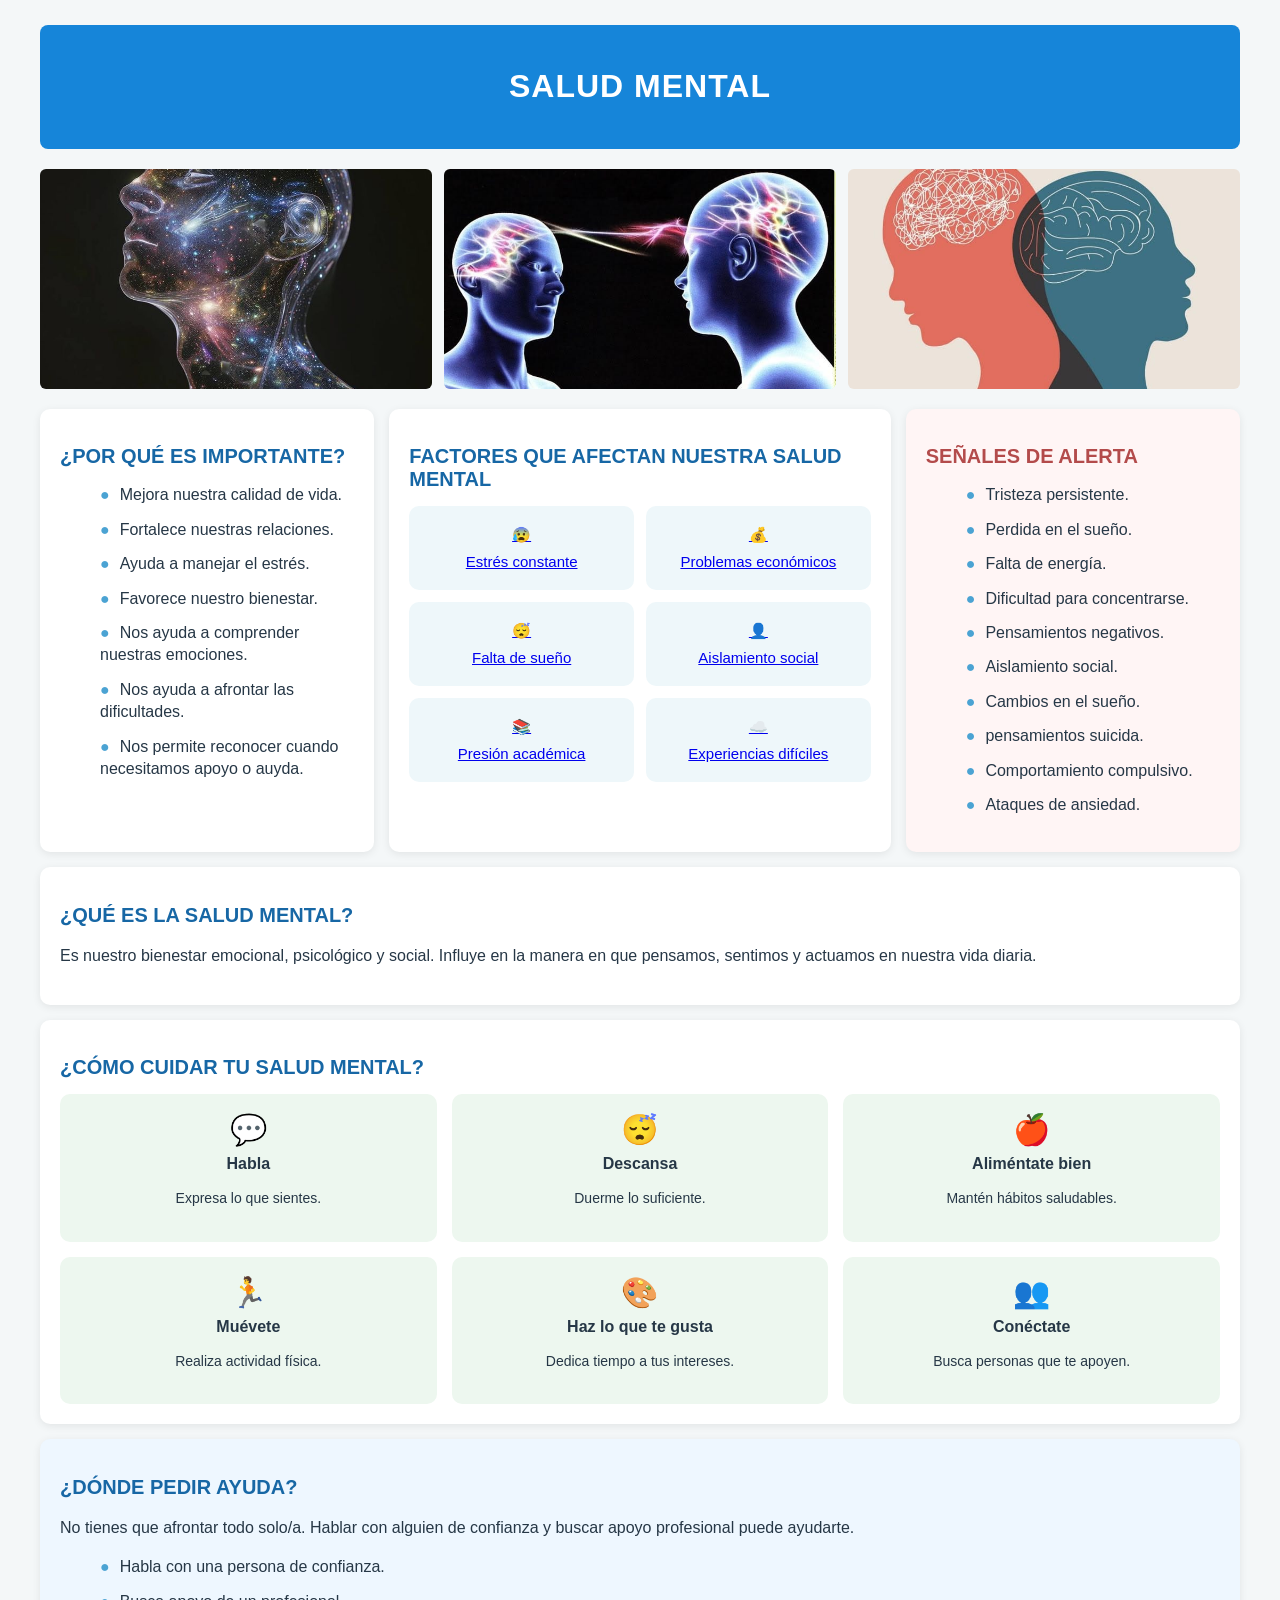
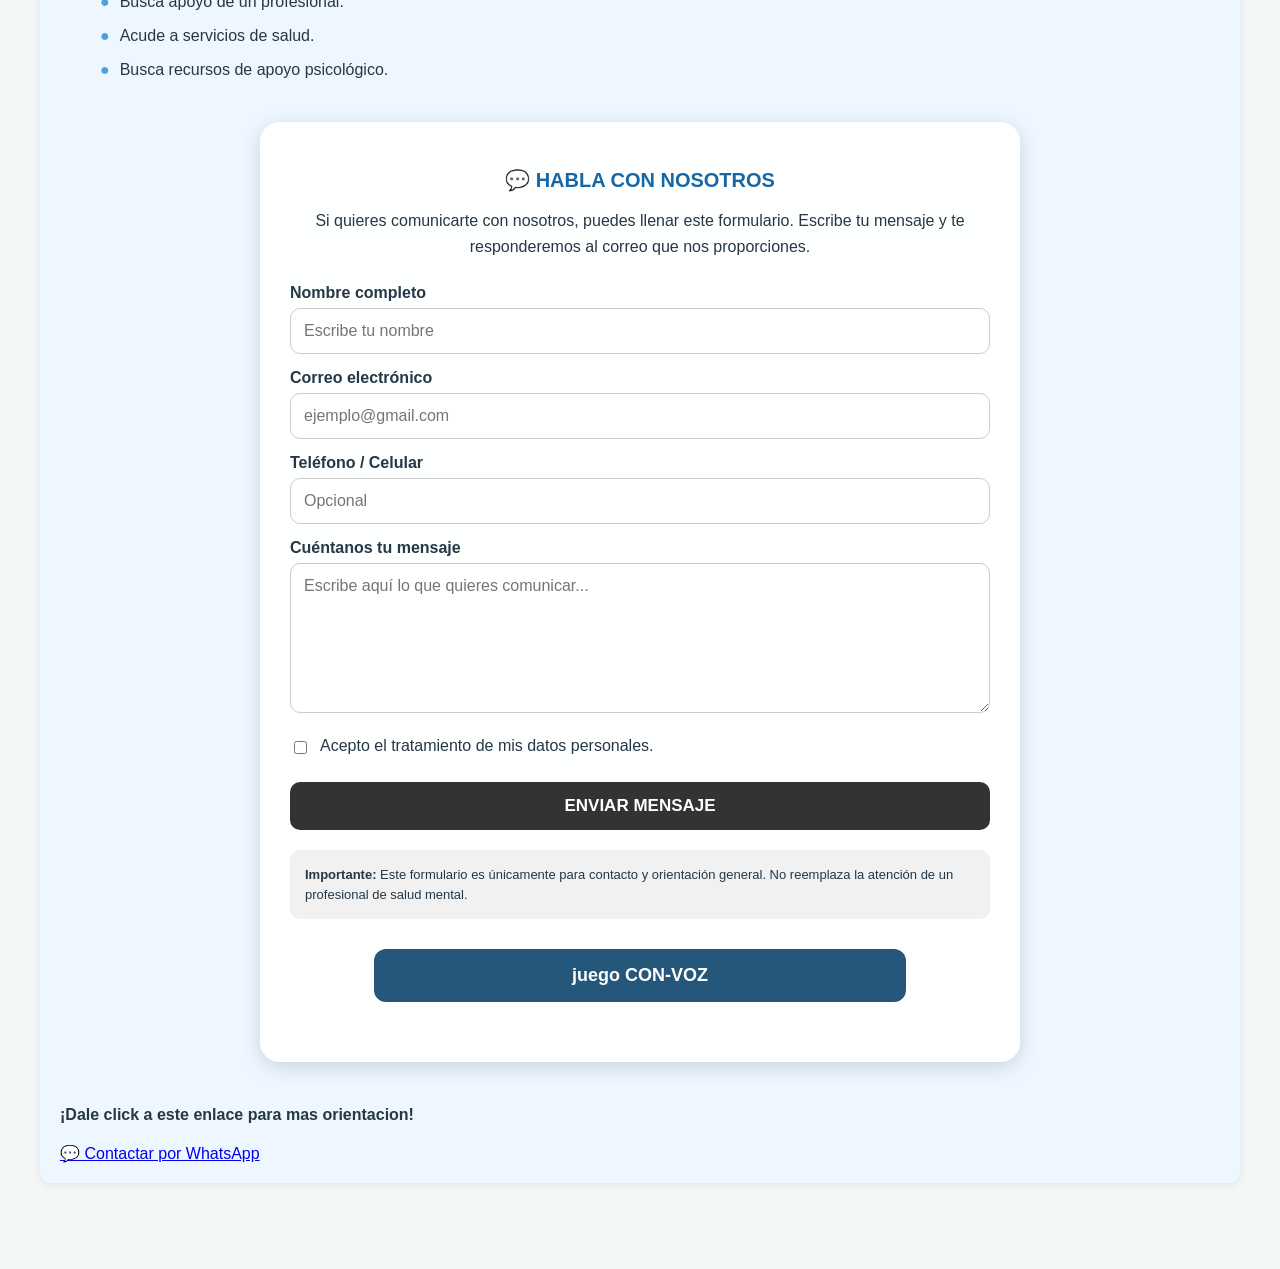
<file: index.html>
<!DOCTYPE html>

<html lang="es">

<head>

    <meta charset="UTF-8">

    <meta name="viewport" content="width=device-width, initial-scale=1.0">

    <meta name="description" content="CON-VOZ es una página web educativa sobre salud mental, bienestar emocional, estrés, sueño, presión académica y orientación.">

    <meta name="keywords" content="CON-VOZ, salud mental, bienestar emocional, estrés, salud psicológica, presión académica">

    <meta name="author" content="CON-VOZ">

    <meta name="robots" content="index, follow">

    <title>CON-VOZ — Página educativa sobre salud mental y bienestar</title>

    <link rel="stylesheet" href="index.css">

    <!-- Google tag (gtag.js) -->
    <script async src="https://www.googletagmanager.com/gtag/js?id=G-YP4YV40NYS"></script>

    <script>
      window.dataLayer = window.dataLayer || [];
      function gtag(){dataLayer.push(arguments);}
      gtag('js', new Date());

      gtag('config', 'G-YP4YV40NYS');
    </script>

</head>

<body>

<div class="contenedor">

    <header>

        <h1>SALUD MENTAL</h1>

    </header>

    <section class="imagenes">

        <img src="67296c58-a9a9-4565-bbc9-91ed424da32e.jpg" alt="Conexión cerebral">

        <img src="7710d96a-28a2-487c-a321-8562524190ad.jpg
        " alt="Salud mental">

        <img src="d73c0ba1-7463-4a94-af0d-9bdd771837f9.jpg" alt="Mente y emociones">

    </section>

    <section class="grid">

        <div class="tarjeta">

            <h2>¿POR QUÉ ES IMPORTANTE?</h2>

            <ul>

                <li>Mejora nuestra calidad de vida.</li>

                <li>Fortalece nuestras relaciones.</li>

                <li>Ayuda a manejar el estrés.</li>

                <li>Favorece nuestro bienestar.</li>
                
                <li>Nos ayuda a comprender nuestras emociones.</li>
                
                <li>Nos ayuda a afrontar las dificultades.</li>
                
                <li>Nos permite reconocer cuando necesitamos apoyo o auyda.</li>




            </ul>

        </div>

        <div class="tarjeta">

            <h2>FACTORES QUE AFECTAN NUESTRA SALUD MENTAL</h2>

            <div class="factores">

               <a href="Estrés constante.html"> <div class="factor">😰<br>Estrés constante</div></a>

               <a href="Problemas económicos.html"> <div class="factor">💰<br>Problemas económicos</div></a>

               <a href="falta de sueño.html"><div class="factor">😴<br>Falta de sueño</div></a>

                 <a href="Aislamiento social.html"><div class="factor">👤<br>Aislamiento social</div></a>

                 <a href="Presión académica.html"><div class="factor">📚<br>Presión académica</div></a>

                <a href="experiencias dificiles.html"><div class="factor">☁️<br>Experiencias difíciles</div></a>

            </div>

        </div>

        <div class="tarjeta alertas">

            <h2>SEÑALES DE ALERTA</h2>

            <ul>

                <li>Tristeza persistente.</li>

                <li>Perdida en el sueño.</li>

                <li>Falta de energía.</li>

                <li>Dificultad para concentrarse.</li>

                <li>Pensamientos negativos.</li>

                <li>Aislamiento social.</li>
                
                <li>Cambios en el sueño.</li>
                
                <li>pensamientos suicida.</li>
                
                <li>Comportamiento compulsivo.</li>
                
                <li>Ataques de ansiedad.</li>





            </ul>

        </div>

    </section>

    <section class="tarjeta">

        <h2>¿QUÉ ES LA SALUD MENTAL?</h2>

        <p>

            Es nuestro bienestar emocional, psicológico y social.

            Influye en la manera en que pensamos, sentimos y actuamos

            en nuestra vida diaria.

        </p>

    </section>

    <section class="tarjeta cuidados">

        <h2>¿CÓMO CUIDAR TU SALUD MENTAL?</h2>

        <div class="cuidados-grid">

            <div class="cuidado">

                💬

                <strong>Habla</strong>

                <p>Expresa lo que sientes.</p>

            </div>

            <div class="cuidado">

                😴

                <strong>Descansa</strong>

                <p>Duerme lo suficiente.</p>

            </div>

            <div class="cuidado">

                🍎

                <strong>Aliméntate bien</strong>

                <p>Mantén hábitos saludables.</p>

            </div>

            <div class="cuidado">

                🏃

                <strong>Muévete</strong>

                <p>Realiza actividad física.</p>

            </div>

            <div class="cuidado">

                🎨

                <strong>Haz lo que te gusta</strong>

                <p>Dedica tiempo a tus intereses.</p>

            </div>

            <div class="cuidado">

                👥

                <strong>Conéctate</strong>

                <p>Busca personas que te apoyen.</p>

            </div>

        </div>

    </section>

    <section class="tarjeta ayuda">

        <h2>¿DÓNDE PEDIR AYUDA?</h2>

        <p>

            No tienes que afrontar todo solo/a. Hablar con alguien

            de confianza y buscar apoyo profesional puede ayudarte.

        </p>

        <ul>

            <li>Habla con una persona de confianza.</li>

            <li>Busca apoyo de un profesional.</li>

            <li>Acude a servicios de salud.</li>

            <li>Busca recursos de apoyo psicológico.</li>

        </ul>
        <!-- FORMULARIO CON-VOZ -->
<section class="formulario-convoz">

    <h2>💬 HABLA CON NOSOTROS</h2>

    <p>
        Si quieres comunicarte con nosotros, puedes llenar este formulario.
        Escribe tu mensaje y te responderemos al correo que nos proporciones.
    </p>

    <form action="https://formspree.io/f/mrpgaeav" method="POST">

        <label for="nombre">Nombre completo</label>
        <input
            type="text"
            id="nombre"
            name="nombre"
            placeholder="Escribe tu nombre"
            required
        >

        <label for="email">Correo electrónico</label>
        <input
            type="email"
            id="email"
            name="email"
            placeholder="ejemplo@gmail.com"
            required
        >

        <label for="telefono">Teléfono / Celular</label>
        <input
            type="tel"
            id="telefono"
            name="telefono"
            placeholder="Opcional"
        >

        <label for="mensaje">Cuéntanos tu mensaje</label>
        <textarea
            id="mensaje"
            name="mensaje"
            placeholder="Escribe aquí lo que quieres comunicar..."
            required
        ></textarea>

        <div class="aceptacion">
            <input
                type="checkbox"
                id="datos"
                name="acepta_datos"
                value="Sí"
                required
            >

            <label for="datos">
                Acepto el tratamiento de mis datos personales.
            </label>
        </div>

        <button type="submit">ENVIAR MENSAJE</button>

    </form>

    <div class="aviso-formulario">
        <strong>Importante:</strong>
        Este formulario es únicamente para contacto y orientación general.
        No reemplaza la atención de un profesional de salud mental.
    </div>
    <a href="juego.html" class="boton-encuesta">
    juego CON-VOZ
</a>
</section>
        <strong><p>¡Dale click a este enlace para mas orientacion!</p></strong>
<a 
    href="https://wa.me/573107244516?text=Hola%2C%20necesito%20orientaci%C3%B3n%20sobre%20salud%20mental."
    target="_blank"
    class="boton-whatsapp">
    💬 Contactar por WhatsApp
</a>
    </section>

    <footer>

    

    </footer>

</div>

</body>
</file>
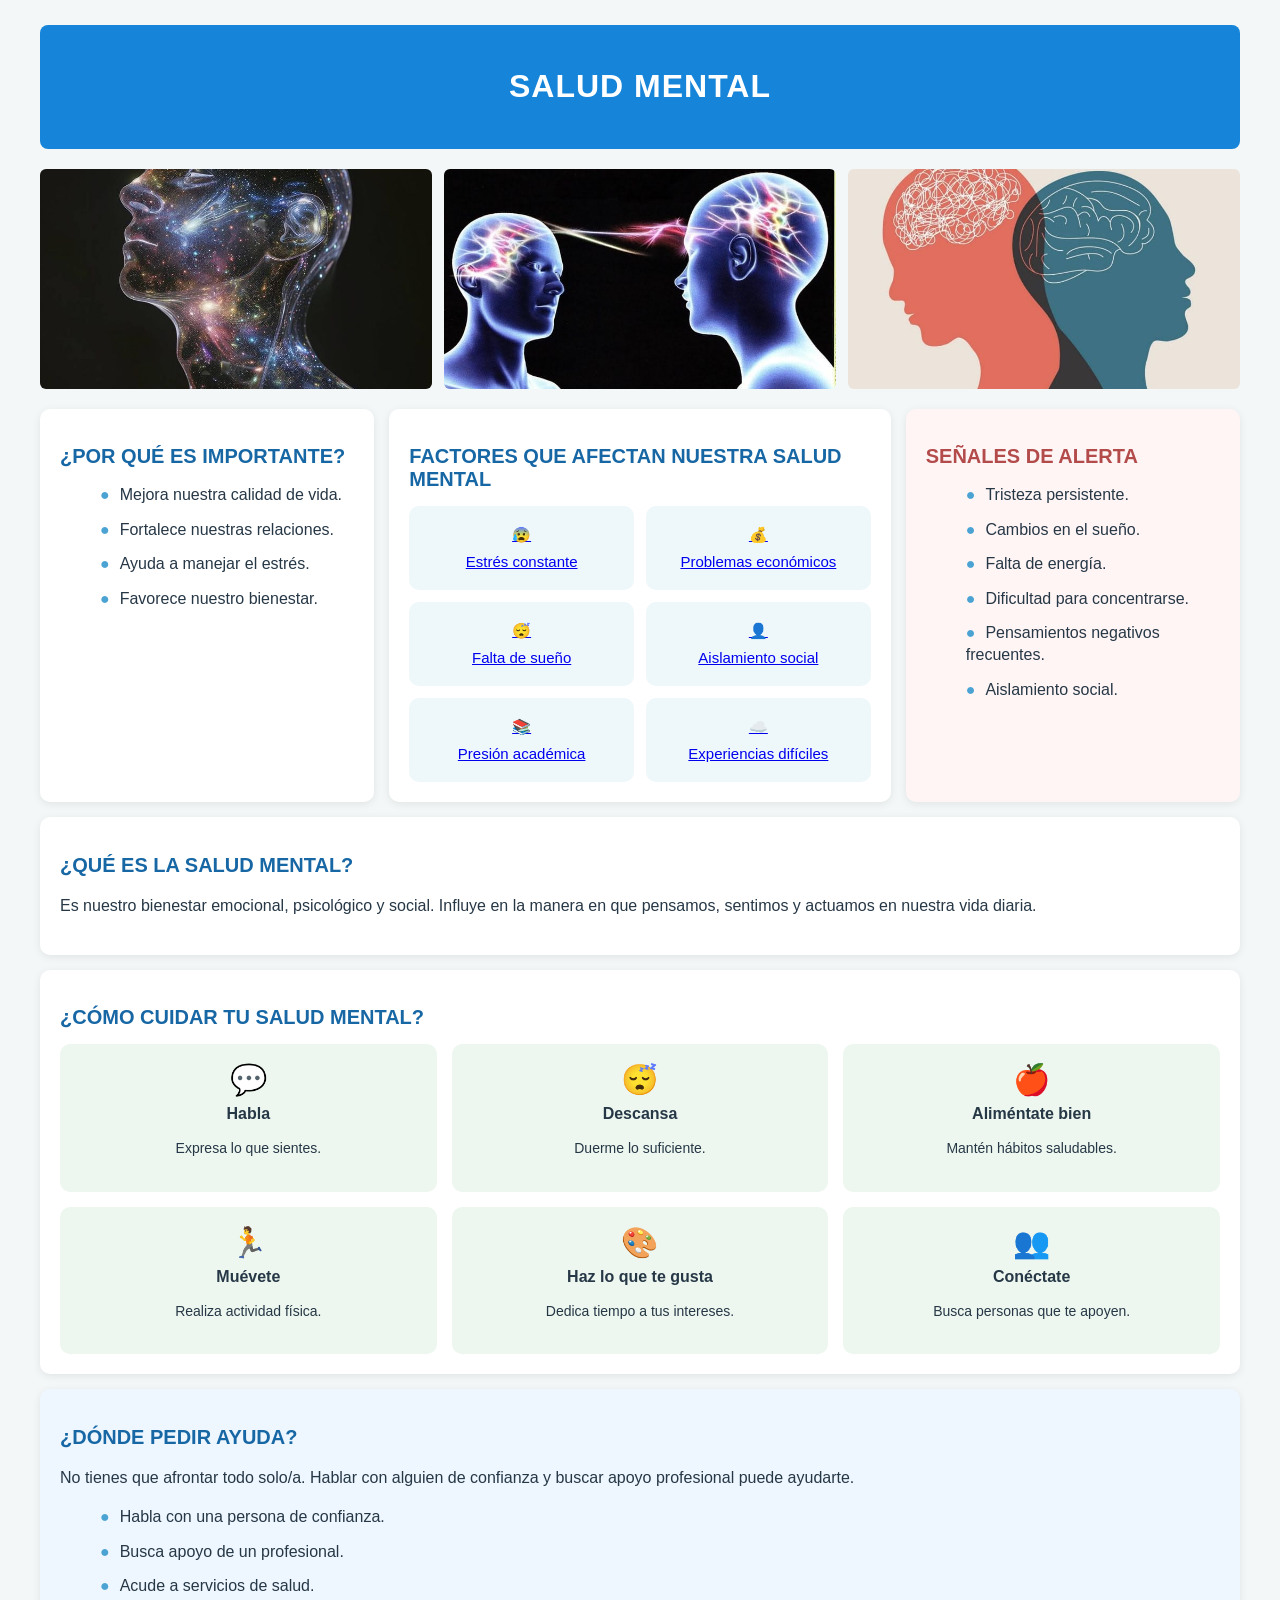
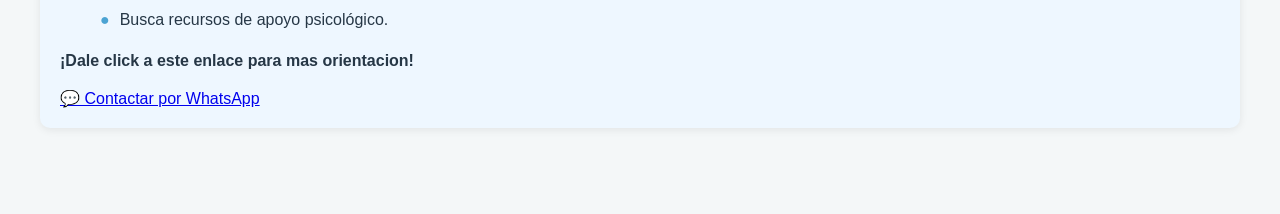
<file: h/index.html>
<!DOCTYPE html>

<html lang="es">

<head>

    <meta charset="UTF-8">

    <meta name="viewport" content="CON VOZ, Salud Mental">

    <title>CON VOZ</title>

    <link rel="stylesheet" href="index.css">

</head>

<body>

<div class="contenedor">

    <header>

        <h1>SALUD MENTAL</h1>

    </header>

    <section class="imagenes">

        <img src="67296c58-a9a9-4565-bbc9-91ed424da32e.jpg" alt="Conexión cerebral">

        <img src="7710d96a-28a2-487c-a321-8562524190ad.jpg
        " alt="Salud mental">

        <img src="d73c0ba1-7463-4a94-af0d-9bdd771837f9.jpg" alt="Mente y emociones">

    </section>

    <section class="grid">

        <div class="tarjeta">

            <h2>¿POR QUÉ ES IMPORTANTE?</h2>

            <ul>

                <li>Mejora nuestra calidad de vida.</li>

                <li>Fortalece nuestras relaciones.</li>

                <li>Ayuda a manejar el estrés.</li>

                <li>Favorece nuestro bienestar.</li>

            </ul>

        </div>

        <div class="tarjeta">

            <h2>FACTORES QUE AFECTAN NUESTRA SALUD MENTAL</h2>

            <div class="factores">

               <a href="Estrés constante.html"> <div class="factor">😰<br>Estrés constante</div></a>

               <a href="Problemas económicos.html"> <div class="factor">💰<br>Problemas económicos</div></a>

               <a href="falta de sueño.html"><div class="factor">😴<br>Falta de sueño</div></a>

                 <a href="Aislamiento social.html"><div class="factor">👤<br>Aislamiento social</div></a>

                 <a href="Presión académica.html"><div class="factor">📚<br>Presión académica</div></a>

                <a href="experiencias dificiles.html"><div class="factor">☁️<br>Experiencias difíciles</div></a>

            </div>

        </div>

        <div class="tarjeta alertas">

            <h2>SEÑALES DE ALERTA</h2>

            <ul>

                <li>Tristeza persistente.</li>

                <li>Cambios en el sueño.</li>

                <li>Falta de energía.</li>

                <li>Dificultad para concentrarse.</li>

                <li>Pensamientos negativos frecuentes.</li>

                <li>Aislamiento social.</li>

            </ul>

        </div>

    </section>

    <section class="tarjeta">

        <h2>¿QUÉ ES LA SALUD MENTAL?</h2>

        <p>

            Es nuestro bienestar emocional, psicológico y social.

            Influye en la manera en que pensamos, sentimos y actuamos

            en nuestra vida diaria.

        </p>

    </section>

    <section class="tarjeta cuidados">

        <h2>¿CÓMO CUIDAR TU SALUD MENTAL?</h2>

        <div class="cuidados-grid">

            <div class="cuidado">

                💬

                <strong>Habla</strong>

                <p>Expresa lo que sientes.</p>

            </div>

            <div class="cuidado">

                😴

                <strong>Descansa</strong>

                <p>Duerme lo suficiente.</p>

            </div>

            <div class="cuidado">

                🍎

                <strong>Aliméntate bien</strong>

                <p>Mantén hábitos saludables.</p>

            </div>

            <div class="cuidado">

                🏃

                <strong>Muévete</strong>

                <p>Realiza actividad física.</p>

            </div>

            <div class="cuidado">

                🎨

                <strong>Haz lo que te gusta</strong>

                <p>Dedica tiempo a tus intereses.</p>

            </div>

            <div class="cuidado">

                👥

                <strong>Conéctate</strong>

                <p>Busca personas que te apoyen.</p>

            </div>

        </div>

    </section>

    <section class="tarjeta ayuda">

        <h2>¿DÓNDE PEDIR AYUDA?</h2>

        <p>

            No tienes que afrontar todo solo/a. Hablar con alguien

            de confianza y buscar apoyo profesional puede ayudarte.

        </p>

        <ul>

            <li>Habla con una persona de confianza.</li>

            <li>Busca apoyo de un profesional.</li>

            <li>Acude a servicios de salud.</li>

            <li>Busca recursos de apoyo psicológico.</li>

        </ul>
        <strong><p>¡Dale click a este enlace para mas orientacion!</p></strong>
<a 
    href="https://wa.me/573107244516?text=Hola%2C%20necesito%20orientaci%C3%B3n%20sobre%20salud%20mental."
    target="_blank"
    class="boton-whatsapp">
    💬 Contactar por WhatsApp
</a>
    </section>

    <footer>

    

    </footer>

</div>

</body>
</file>
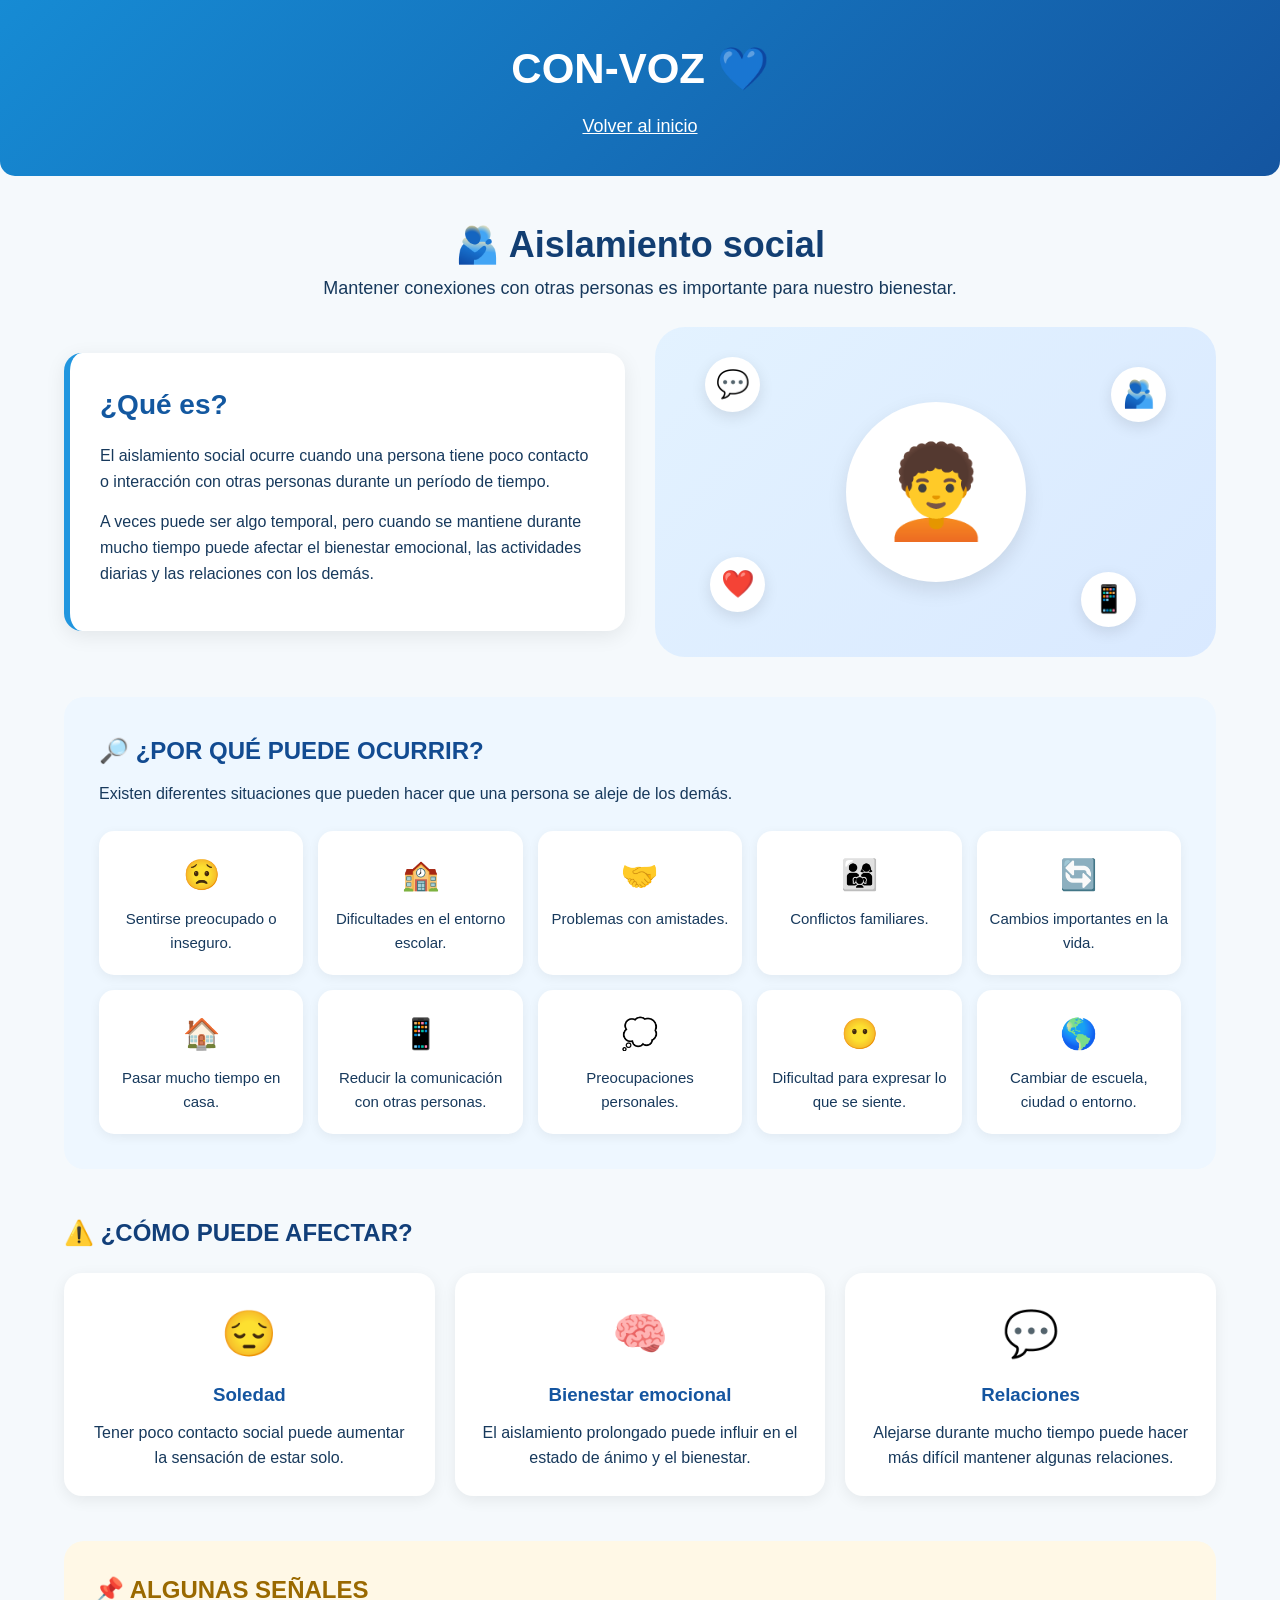
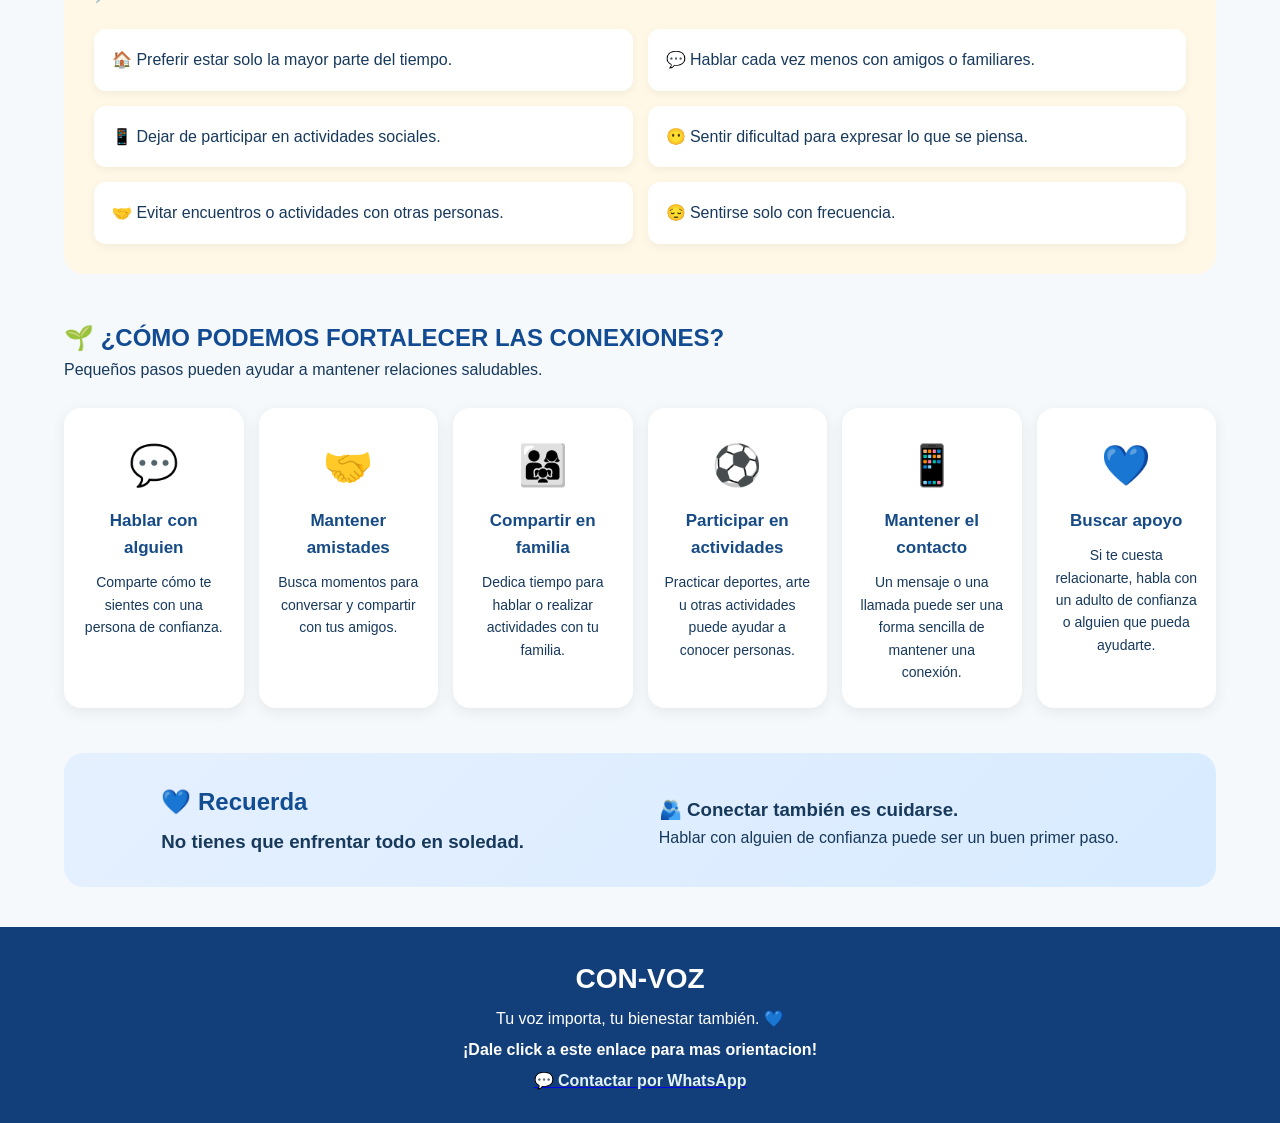
<file: Aislamiento social.html>
<!DOCTYPE html>
<html lang="es">

<head>
    <meta charset="UTF-8">
    <meta name="viewport" content="width=device-width, initial-scale=1.0">

    <title>CON-VOZ | Aislamiento social</title>

    <link rel="stylesheet" href="aislamiento.css">
</head>

<body>

    <!-- ENCABEZADO -->
    <header>

        <h1>CON-VOZ 💙</h1>

        <a href="index.html">Volver al inicio</a>

    </header>


    <main>

        <!-- TÍTULO -->

        <section class="titulo">

            <h2>🫂 Aislamiento social</h2>

            <p>
                Mantener conexiones con otras personas es importante para nuestro bienestar.
            </p>

        </section>


        <!-- ¿QUÉ ES? -->

        <section class="introduccion">

            <div class="tarjeta texto">

                <h2>¿Qué es?</h2>

                <p>
                    El aislamiento social ocurre cuando una persona tiene
                    poco contacto o interacción con otras personas durante
                    un período de tiempo.
                </p>

                <p>
                    A veces puede ser algo temporal, pero cuando se mantiene
                    durante mucho tiempo puede afectar el bienestar emocional,
                    las actividades diarias y las relaciones con los demás.
                </p>

            </div>


            <!-- ILUSTRACIÓN -->

            <div class="imagen">

                <div class="persona">
                    🧑‍🦱
                </div>

                <div class="icono icono1">
                    💬
                </div>

                <div class="icono icono2">
                    🫂
                </div>

                <div class="icono icono3">
                    📱
                </div>

                <div class="icono icono4">
                    ❤️
                </div>

            </div>

        </section>


        <!-- CAUSAS -->

        <section class="causas">

            <h2>🔎 ¿POR QUÉ PUEDE OCURRIR?</h2>

            <p>
                Existen diferentes situaciones que pueden hacer que una
                persona se aleje de los demás.
            </p>


            <div class="grid-causas">

                <div class="causa">
                    😟
                    <span>
                        Sentirse preocupado o inseguro.
                    </span>
                </div>


                <div class="causa">
                    🏫
                    <span>
                        Dificultades en el entorno escolar.
                    </span>
                </div>


                <div class="causa">
                    🤝
                    <span>
                        Problemas con amistades.
                    </span>
                </div>


                <div class="causa">
                    👨‍👩‍👧
                    <span>
                        Conflictos familiares.
                    </span>
                </div>


                <div class="causa">
                    🔄
                    <span>
                        Cambios importantes en la vida.
                    </span>
                </div>


                <div class="causa">
                    🏠
                    <span>
                        Pasar mucho tiempo en casa.
                    </span>
                </div>


                <div class="causa">
                    📱
                    <span>
                        Reducir la comunicación con otras personas.
                    </span>
                </div>


                <div class="causa">
                    💭
                    <span>
                        Preocupaciones personales.
                    </span>
                </div>


                <div class="causa">
                    😶
                    <span>
                        Dificultad para expresar lo que se siente.
                    </span>
                </div>


                <div class="causa">
                    🌎
                    <span>
                        Cambiar de escuela, ciudad o entorno.
                    </span>
                </div>

            </div>

        </section>


        <!-- CONSECUENCIAS -->

        <section class="consecuencias">

            <h2>⚠️ ¿CÓMO PUEDE AFECTAR?</h2>


            <div class="grid-consecuencias">


                <div class="tarjeta-consecuencia">

                    <span>😔</span>

                    <h3>Soledad</h3>

                    <p>
                        Tener poco contacto social puede aumentar
                        la sensación de estar solo.
                    </p>

                </div>


                <div class="tarjeta-consecuencia">

                    <span>🧠</span>

                    <h3>Bienestar emocional</h3>

                    <p>
                        El aislamiento prolongado puede influir
                        en el estado de ánimo y el bienestar.
                    </p>

                </div>


                <div class="tarjeta-consecuencia">

                    <span>💬</span>

                    <h3>Relaciones</h3>

                    <p>
                        Alejarse durante mucho tiempo puede hacer
                        más difícil mantener algunas relaciones.
                    </p>

                </div>

            </div>

        </section>


        <!-- SEÑALES -->

        <section class="senales">

            <h2>📌 ALGUNAS SEÑALES</h2>


            <div class="lista-senales">

                <div>
                    🏠 Preferir estar solo la mayor parte del tiempo.
                </div>

                <div>
                    💬 Hablar cada vez menos con amigos o familiares.
                </div>

                <div>
                    📱 Dejar de participar en actividades sociales.
                </div>

                <div>
                    😶 Sentir dificultad para expresar lo que se piensa.
                </div>

                <div>
                    🤝 Evitar encuentros o actividades con otras personas.
                </div>

                <div>
                    😔 Sentirse solo con frecuencia.
                </div>

            </div>

        </section>


        <!-- CONSEJOS -->

        <section class="consejos">

            <h2>🌱 ¿CÓMO PODEMOS FORTALECER LAS CONEXIONES?</h2>

            <p>
                Pequeños pasos pueden ayudar a mantener relaciones saludables.
            </p>


            <div class="grid-consejos">


                <div class="consejo">

                    <span>💬</span>

                    <h3>Hablar con alguien</h3>

                    <p>
                        Comparte cómo te sientes con una persona
                        de confianza.
                    </p>

                </div>


                <div class="consejo">

                    <span>🤝</span>

                    <h3>Mantener amistades</h3>

                    <p>
                        Busca momentos para conversar y compartir
                        con tus amigos.
                    </p>

                </div>


                <div class="consejo">

                    <span>👨‍👩‍👧</span>

                    <h3>Compartir en familia</h3>

                    <p>
                        Dedica tiempo para hablar o realizar
                        actividades con tu familia.
                    </p>

                </div>


                <div class="consejo">

                    <span>⚽</span>

                    <h3>Participar en actividades</h3>

                    <p>
                        Practicar deportes, arte u otras actividades
                        puede ayudar a conocer personas.
                    </p>

                </div>


                <div class="consejo">

                    <span>📱</span>

                    <h3>Mantener el contacto</h3>

                    <p>
                        Un mensaje o una llamada puede ser una
                        forma sencilla de mantener una conexión.
                    </p>

                </div>


                <div class="consejo">

                    <span>💙</span>

                    <h3>Buscar apoyo</h3>

                    <p>
                        Si te cuesta relacionarte, habla con un
                        adulto de confianza o alguien que pueda ayudarte.
                    </p>

                </div>


            </div>

        </section>


        <!-- MENSAJE FINAL -->

        <section class="mensaje">

            <div>

                <h2>💙 Recuerda</h2>

                <h3>
                    No tienes que enfrentar todo en soledad.
                </h3>

            </div>


            <div>

                <h3>
                    🫂 Conectar también es cuidarse.
                </h3>

                <p>
                    Hablar con alguien de confianza puede ser un buen primer paso.
                </p>

            </div>

        </section>

    </main>


    <!-- PIE DE PÁGINA -->

    <footer>

        <h2>CON-VOZ</h2>
        <p>Tu voz importa, tu bienestar también. 💙</p>
 <strong><p>¡Dale click a este enlace para mas orientacion!</p></strong>
      <a  href="  https://wa.me/573107244516?text=Hola%2C%20necesito%20orientaci%C3%B3n%20sobre%20salud%20mental."
    target="_blank"
    class="boton-whatsapp">
  <strong><p class="unos"> 💬 Contactar por WhatsApp</p> </strong>
</a>
    </footer>

</body>

</html>
</file>
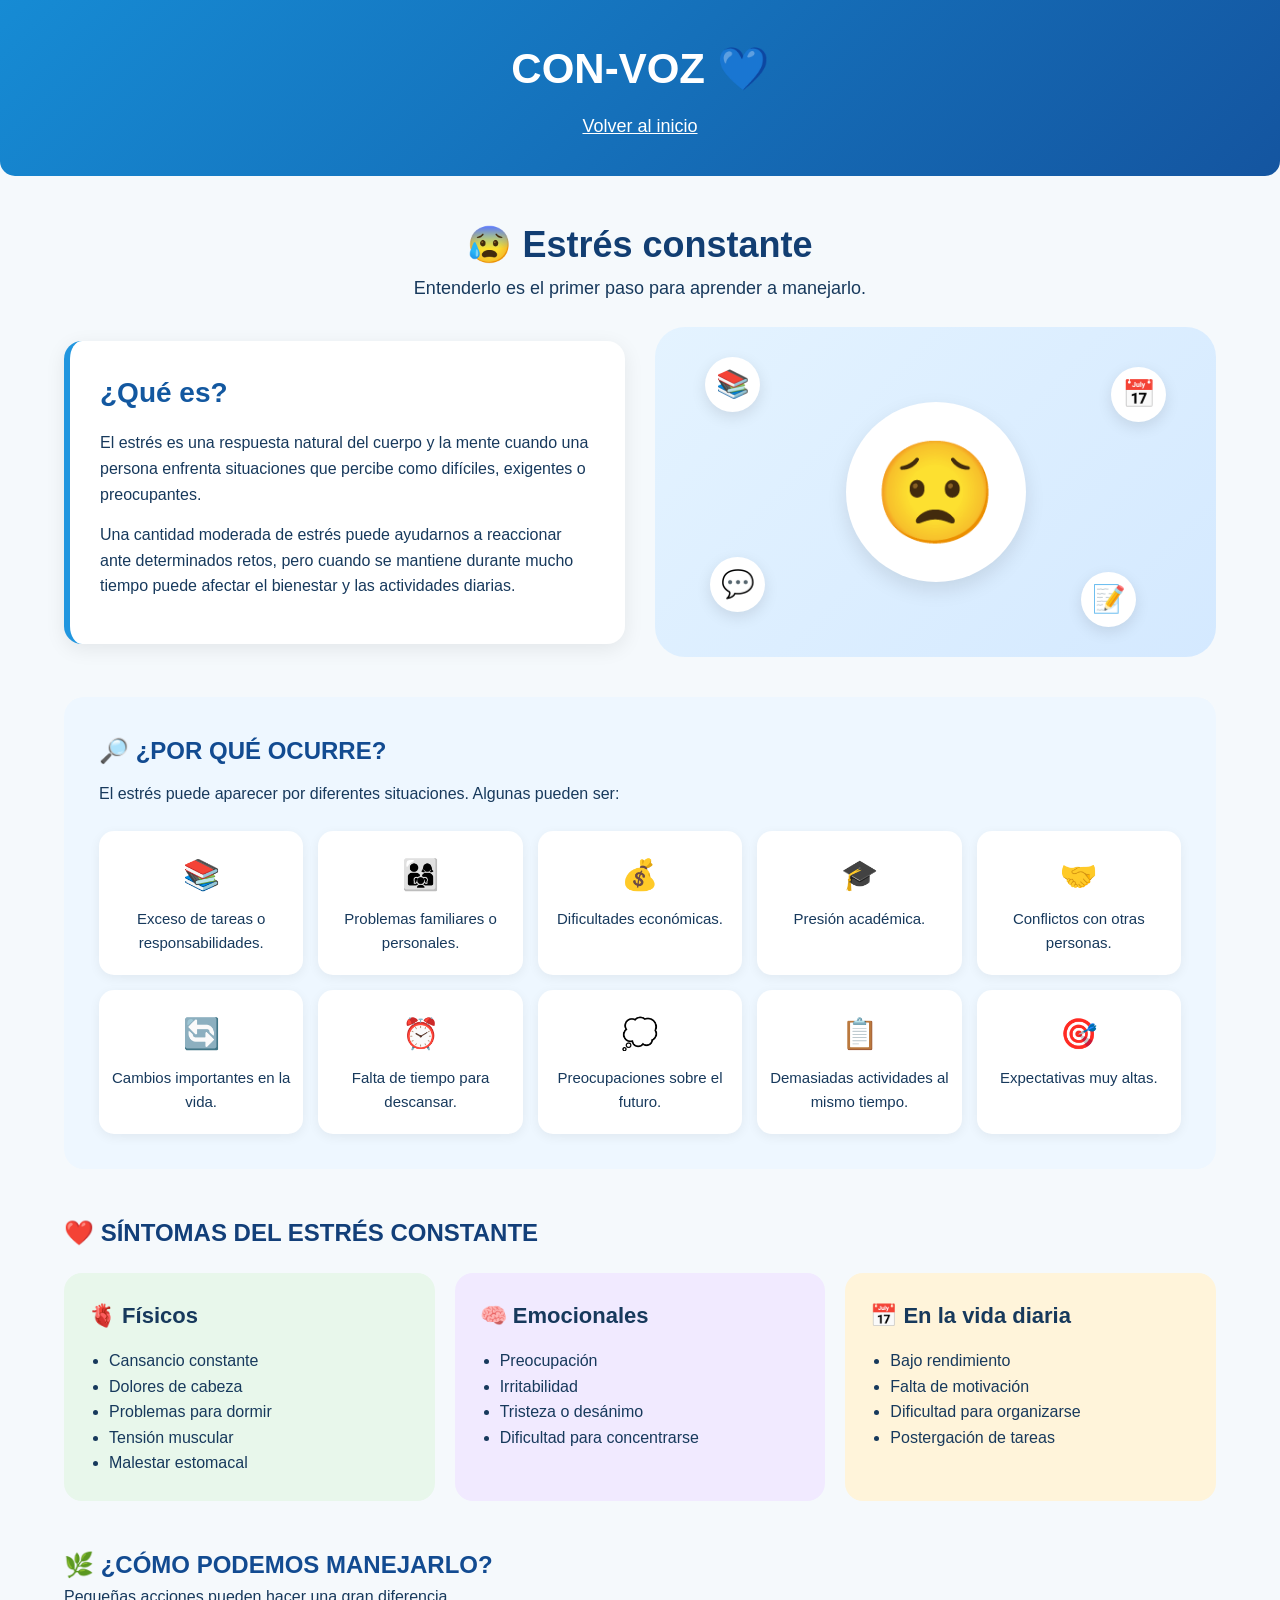
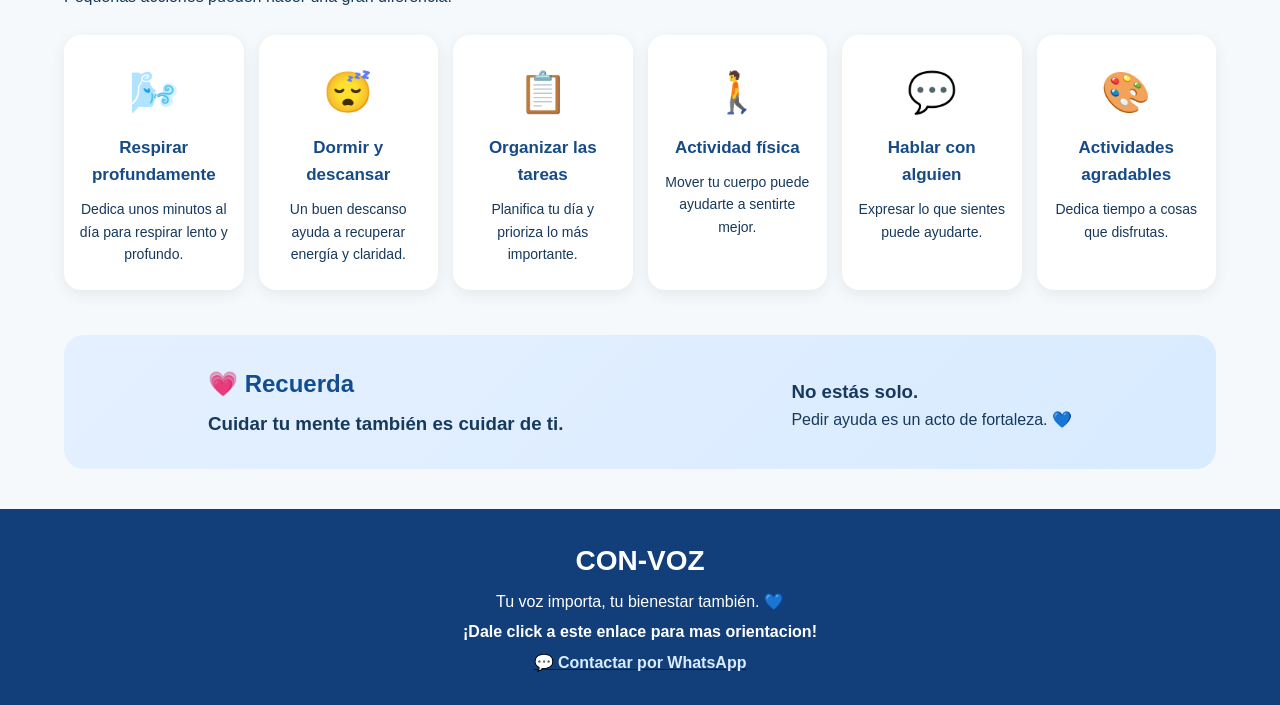
<file: Estrés constante.html>
<!DOCTYPE html>
<html lang="es">
<head>
    <meta charset="UTF-8">
    <meta name="viewport" content="width=device-width, initial-scale=1.0">
    <title>CON-VOZ | Estrés constante</title>
    <link rel="stylesheet" href="estres.css">
</head>

<body>

    <!-- ENCABEZADO -->
    <header>
        <h1>CON-VOZ 💙</h1>
        <a href="index.html">Volver al inicio</a>
    </header>

    <main>

        <!-- TÍTULO -->
        <section class="titulo">
            <h2>😰 Estrés constante</h2>
            <p>Entenderlo es el primer paso para aprender a manejarlo.</p>
        </section>

        <!-- ¿QUÉ ES? -->
        <section class="introduccion">

            <div class="tarjeta texto">
                <h2>¿Qué es?</h2>

                <p>
                    El estrés es una respuesta natural del cuerpo y la mente
                    cuando una persona enfrenta situaciones que percibe como
                    difíciles, exigentes o preocupantes.
                </p>

                <p>
                    Una cantidad moderada de estrés puede ayudarnos a reaccionar
                    ante determinados retos, pero cuando se mantiene durante
                    mucho tiempo puede afectar el bienestar y las actividades
                    diarias.
                </p>
            </div>

            <div class="imagen">
                <div class="persona">😟</div>
                <div class="icono icono1">📚</div>
                <div class="icono icono2">📅</div>
                <div class="icono icono3">📝</div>
                <div class="icono icono4">💬</div>
            </div>

        </section>

        <!-- CAUSAS -->
        <section class="causas">

            <h2>🔎 ¿POR QUÉ OCURRE?</h2>

            <p>
                El estrés puede aparecer por diferentes situaciones.
                Algunas pueden ser:
            </p>

            <div class="grid-causas">

                <div class="causa">
                    📚
                    <span>Exceso de tareas o responsabilidades.</span>
                </div>

                <div class="causa">
                    👨‍👩‍👧
                    <span>Problemas familiares o personales.</span>
                </div>

                <div class="causa">
                    💰
                    <span>Dificultades económicas.</span>
                </div>

                <div class="causa">
                    🎓
                    <span>Presión académica.</span>
                </div>

                <div class="causa">
                    🤝
                    <span>Conflictos con otras personas.</span>
                </div>

                <div class="causa">
                    🔄
                    <span>Cambios importantes en la vida.</span>
                </div>

                <div class="causa">
                    ⏰
                    <span>Falta de tiempo para descansar.</span>
                </div>

                <div class="causa">
                    💭
                    <span>Preocupaciones sobre el futuro.</span>
                </div>

                <div class="causa">
                    📋
                    <span>Demasiadas actividades al mismo tiempo.</span>
                </div>

                <div class="causa">
                    🎯
                    <span>Expectativas muy altas.</span>
                </div>

            </div>

        </section>

        <!-- SÍNTOMAS -->
        <section class="sintomas">

            <h2>❤️ SÍNTOMAS DEL ESTRÉS CONSTANTE</h2>

            <div class="grid-sintomas">

                <div class="tarjeta-sintoma fisicos">
                    <h3>🫀 Físicos</h3>

                    <ul>
                        <li>Cansancio constante</li>
                        <li>Dolores de cabeza</li>
                        <li>Problemas para dormir</li>
                        <li>Tensión muscular</li>
                        <li>Malestar estomacal</li>
                    </ul>
                </div>

                <div class="tarjeta-sintoma emocionales">
                    <h3>🧠 Emocionales</h3>

                    <ul>
                        <li>Preocupación</li>
                        <li>Irritabilidad</li>
                        <li>Tristeza o desánimo</li>
                        <li>Dificultad para concentrarse</li>
                    </ul>
                </div>

                <div class="tarjeta-sintoma diario">
                    <h3>📅 En la vida diaria</h3>

                    <ul>
                        <li>Bajo rendimiento</li>
                        <li>Falta de motivación</li>
                        <li>Dificultad para organizarse</li>
                        <li>Postergación de tareas</li>
                    </ul>
                </div>

            </div>

        </section>

        <!-- CONSEJOS -->
        <section class="consejos">

            <h2>🌿 ¿CÓMO PODEMOS MANEJARLO?</h2>

            <p>Pequeñas acciones pueden hacer una gran diferencia.</p>

            <div class="grid-consejos">

                <div class="consejo">
                    <span>🌬️</span>
                    <h3>Respirar profundamente</h3>
                    <p>Dedica unos minutos al día para respirar lento y profundo.</p>
                </div>

                <div class="consejo">
                    <span>😴</span>
                    <h3>Dormir y descansar</h3>
                    <p>Un buen descanso ayuda a recuperar energía y claridad.</p>
                </div>

                <div class="consejo">
                    <span>📋</span>
                    <h3>Organizar las tareas</h3>
                    <p>Planifica tu día y prioriza lo más importante.</p>
                </div>

                <div class="consejo">
                    <span>🚶</span>
                    <h3>Actividad física</h3>
                    <p>Mover tu cuerpo puede ayudarte a sentirte mejor.</p>
                </div>

                <div class="consejo">
                    <span>💬</span>
                    <h3>Hablar con alguien</h3>
                    <p>Expresar lo que sientes puede ayudarte.</p>
                </div>

                <div class="consejo">
                    <span>🎨</span>
                    <h3>Actividades agradables</h3>
                    <p>Dedica tiempo a cosas que disfrutas.</p>
                </div>

            </div>

        </section>

        <!-- MENSAJE FINAL -->
        <section class="mensaje">

            <div>
                <h2>💗 Recuerda</h2>
                <h3>Cuidar tu mente también es cuidar de ti.</h3>
            </div>

            <div>
                <h3>No estás solo.</h3>
                <p>Pedir ayuda es un acto de fortaleza. 💙</p>
            </div>

        </section>

    </main>

    <!-- PIE DE PÁGINA -->
    <footer>
        <h2>CON-VOZ</h2>
        <p>Tu voz importa, tu bienestar también. 💙</p>
         <strong><p>¡Dale click a este enlace para mas orientacion!</p></strong>
      <a  href="  https://wa.me/573107244516?text=Hola%2C%20necesito%20orientaci%C3%B3n%20sobre%20salud%20mental."
    target="_blank"
    class="boton-whatsapp">
  <strong><p class="unos"> 💬 Contactar por WhatsApp</p> </strong>
</a>
    </footer>

</body>
</html>
</file>
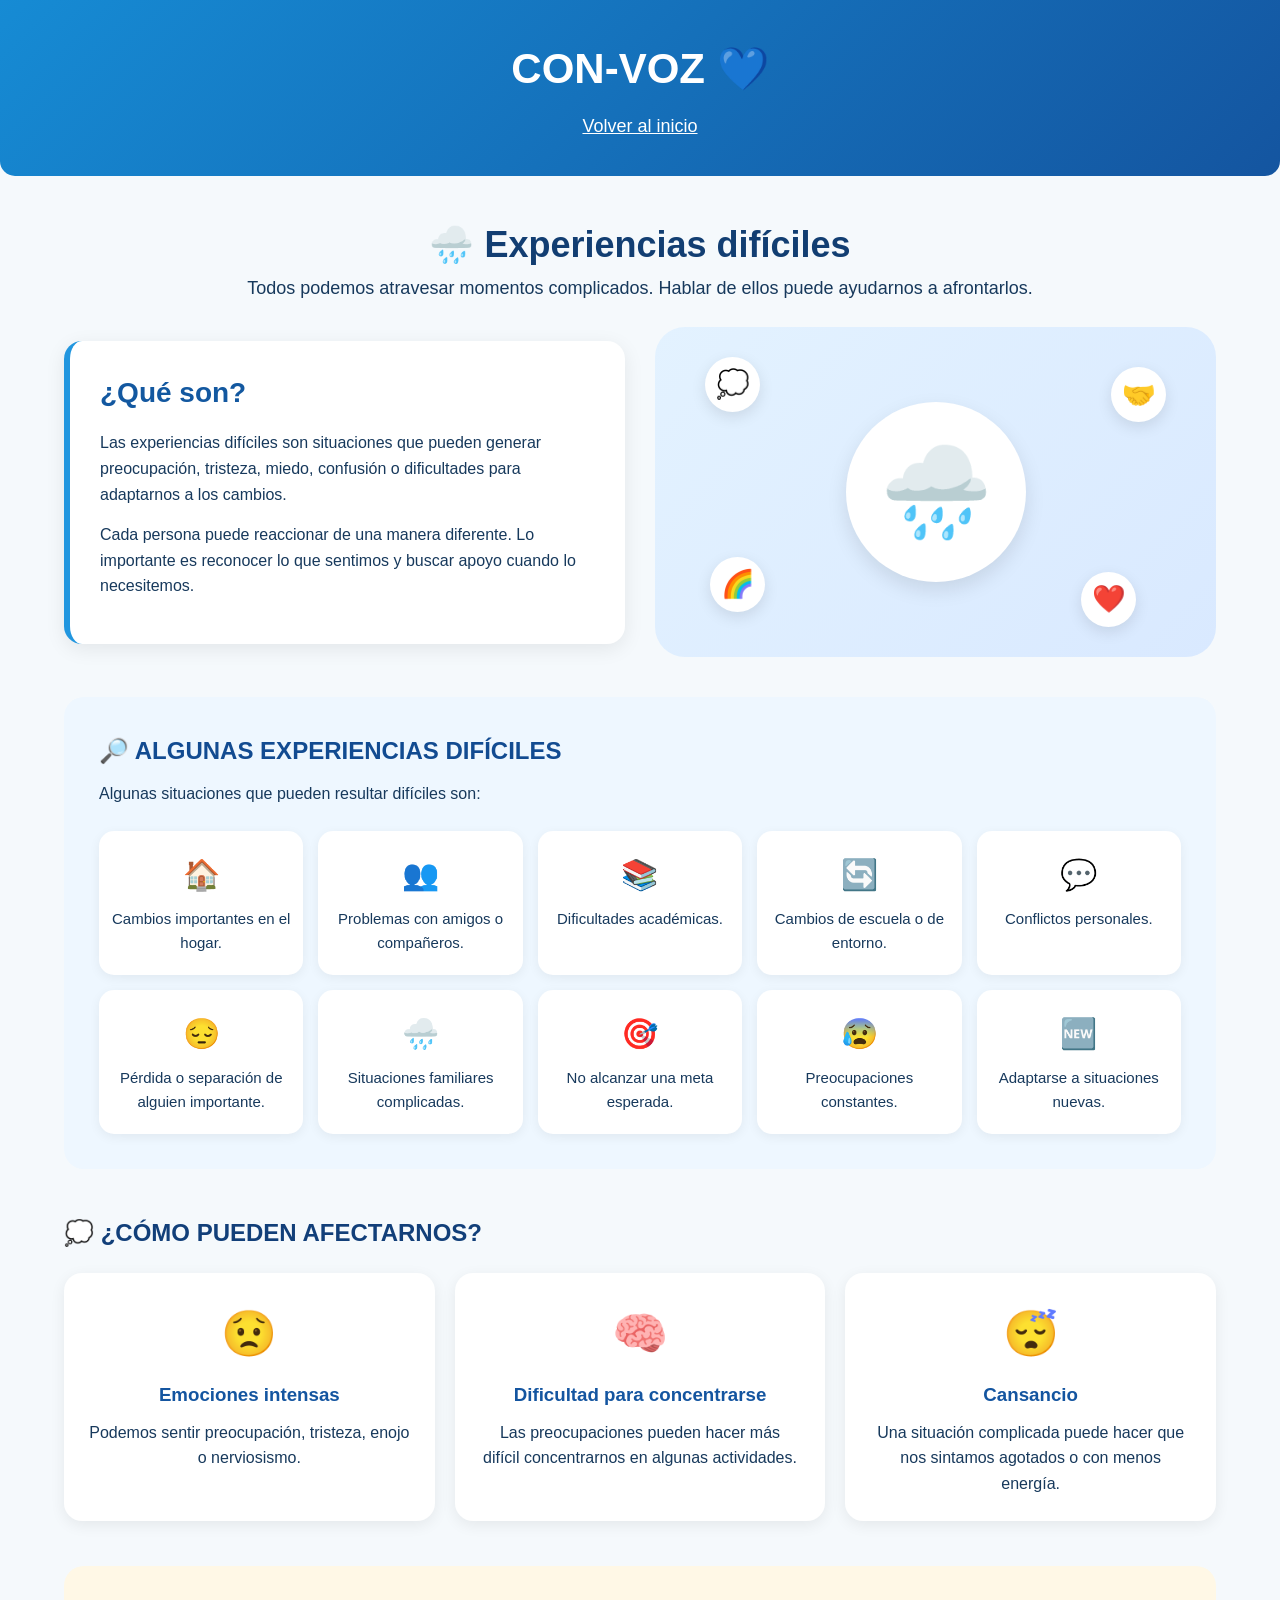
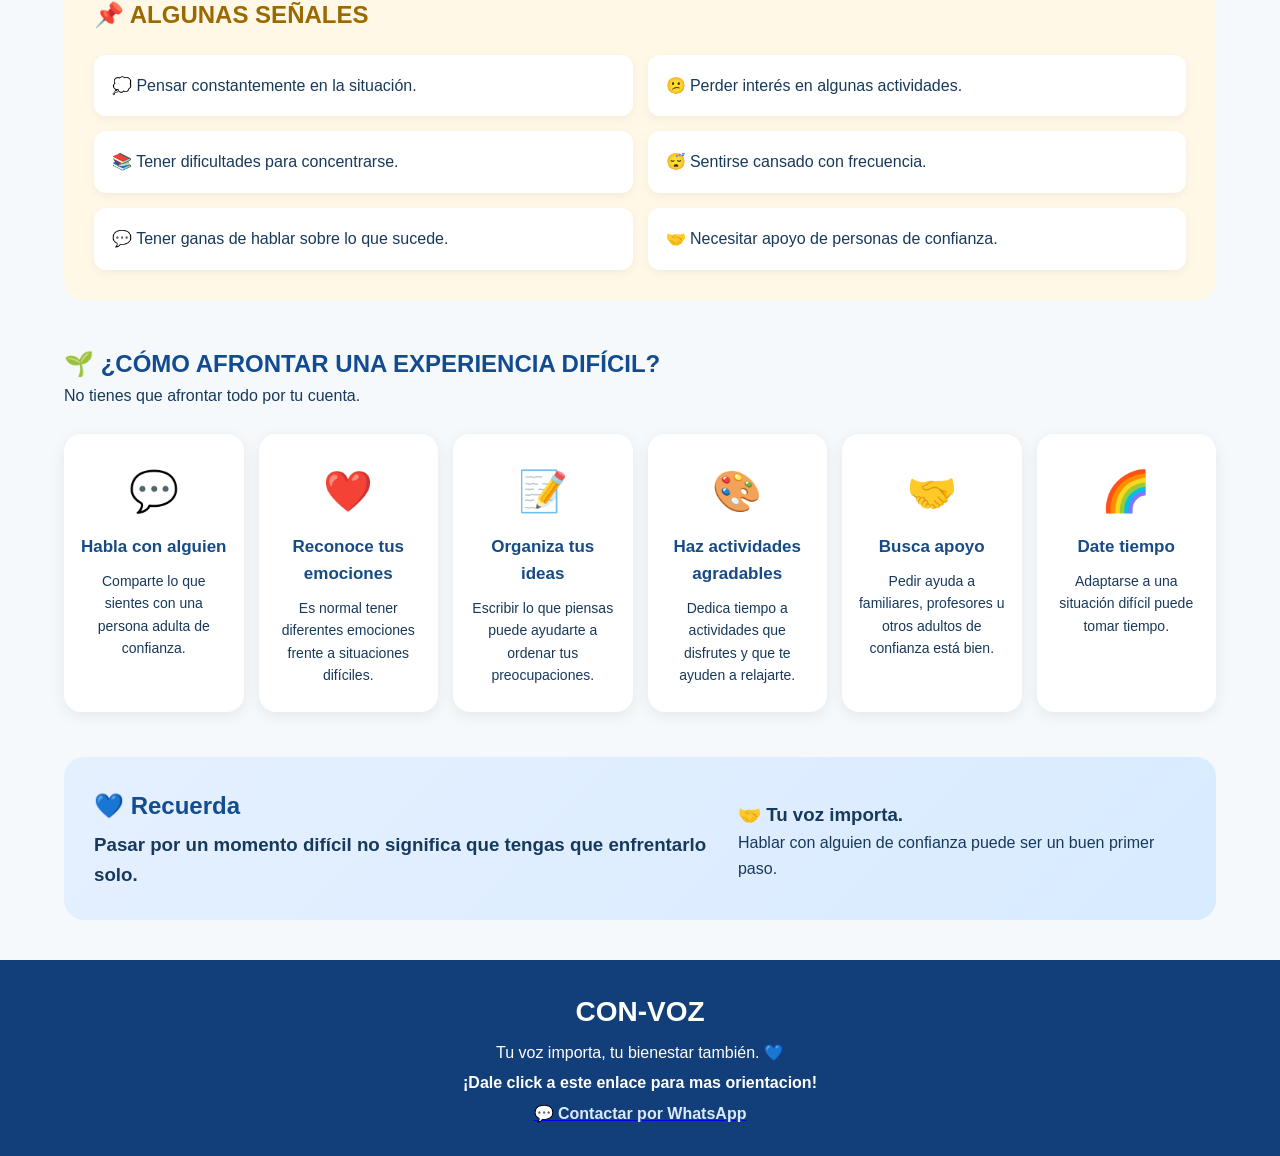
<file: experiencias dificiles.html>
<!DOCTYPE html>
<html lang="es">

<head>
    <meta charset="UTF-8">
    <meta name="viewport" content="width=device-width, initial-scale=1.0">

    <title>CON-VOZ | Experiencias difíciles</title>

    <link rel="stylesheet" href="experiencias dificiles.css">
</head>

<body>

    <!-- ENCABEZADO -->
    <header>

        <h1>CON-VOZ 💙</h1>

        <a href="index.html">Volver al inicio</a>

    </header>


    <main>

        <!-- TÍTULO -->

        <section class="titulo">

            <h2>🌧️ Experiencias difíciles</h2>

            <p>
                Todos podemos atravesar momentos complicados.
                Hablar de ellos puede ayudarnos a afrontarlos.
            </p>

        </section>


        <!-- ¿QUÉ SON? -->

        <section class="introduccion">

            <div class="tarjeta texto">

                <h2>¿Qué son?</h2>

                <p>
                    Las experiencias difíciles son situaciones que pueden
                    generar preocupación, tristeza, miedo, confusión o
                    dificultades para adaptarnos a los cambios.
                </p>

                <p>
                    Cada persona puede reaccionar de una manera diferente.
                    Lo importante es reconocer lo que sentimos y buscar
                    apoyo cuando lo necesitemos.
                </p>

            </div>


            <!-- ILUSTRACIÓN -->

            <div class="imagen">

                <div class="persona">
                    🌧️
                </div>

                <div class="icono icono1">
                    💭
                </div>

                <div class="icono icono2">
                    🤝
                </div>

                <div class="icono icono3">
                    ❤️
                </div>

                <div class="icono icono4">
                    🌈
                </div>

            </div>

        </section>


        <!-- EJEMPLOS -->

        <section class="causas">

            <h2>🔎 ALGUNAS EXPERIENCIAS DIFÍCILES</h2>

            <p>
                Algunas situaciones que pueden resultar difíciles son:
            </p>


            <div class="grid-causas">

                <div class="causa">
                    🏠
                    <span>
                        Cambios importantes en el hogar.
                    </span>
                </div>


                <div class="causa">
                    👥
                    <span>
                        Problemas con amigos o compañeros.
                    </span>
                </div>


                <div class="causa">
                    📚
                    <span>
                        Dificultades académicas.
                    </span>
                </div>


                <div class="causa">
                    🔄
                    <span>
                        Cambios de escuela o de entorno.
                    </span>
                </div>


                <div class="causa">
                    💬
                    <span>
                        Conflictos personales.
                    </span>
                </div>


                <div class="causa">
                    😔
                    <span>
                        Pérdida o separación de alguien importante.
                    </span>
                </div>


                <div class="causa">
                    🌧️
                    <span>
                        Situaciones familiares complicadas.
                    </span>
                </div>


                <div class="causa">
                    🎯
                    <span>
                        No alcanzar una meta esperada.
                    </span>
                </div>


                <div class="causa">
                    😰
                    <span>
                        Preocupaciones constantes.
                    </span>
                </div>


                <div class="causa">
                    🆕
                    <span>
                        Adaptarse a situaciones nuevas.
                    </span>
                </div>

            </div>

        </section>


        <!-- POSIBLES EFECTOS -->

        <section class="consecuencias">

            <h2>💭 ¿CÓMO PUEDEN AFECTARNOS?</h2>


            <div class="grid-consecuencias">


                <div class="tarjeta-consecuencia">

                    <span>😟</span>

                    <h3>Emociones intensas</h3>

                    <p>
                        Podemos sentir preocupación, tristeza,
                        enojo o nerviosismo.
                    </p>

                </div>


                <div class="tarjeta-consecuencia">

                    <span>🧠</span>

                    <h3>Dificultad para concentrarse</h3>

                    <p>
                        Las preocupaciones pueden hacer más difícil
                        concentrarnos en algunas actividades.
                    </p>

                </div>


                <div class="tarjeta-consecuencia">

                    <span>😴</span>

                    <h3>Cansancio</h3>

                    <p>
                        Una situación complicada puede hacer que
                        nos sintamos agotados o con menos energía.
                    </p>

                </div>

            </div>

        </section>


        <!-- SEÑALES -->

        <section class="senales">

            <h2>📌 ALGUNAS SEÑALES</h2>


            <div class="lista-senales">

                <div>
                    💭 Pensar constantemente en la situación.
                </div>

                <div>
                    😕 Perder interés en algunas actividades.
                </div>

                <div>
                    📚 Tener dificultades para concentrarse.
                </div>

                <div>
                    😴 Sentirse cansado con frecuencia.
                </div>

                <div>
                    💬 Tener ganas de hablar sobre lo que sucede.
                </div>

                <div>
                    🤝 Necesitar apoyo de personas de confianza.
                </div>

            </div>

        </section>


        <!-- CONSEJOS -->

        <section class="consejos">

            <h2>🌱 ¿CÓMO AFRONTAR UNA EXPERIENCIA DIFÍCIL?</h2>

            <p>
                No tienes que afrontar todo por tu cuenta.
            </p>


            <div class="grid-consejos">


                <div class="consejo">

                    <span>💬</span>

                    <h3>Habla con alguien</h3>

                    <p>
                        Comparte lo que sientes con una persona
                        adulta de confianza.
                    </p>

                </div>


                <div class="consejo">

                    <span>❤️</span>

                    <h3>Reconoce tus emociones</h3>

                    <p>
                        Es normal tener diferentes emociones
                        frente a situaciones difíciles.
                    </p>

                </div>


                <div class="consejo">

                    <span>📝</span>

                    <h3>Organiza tus ideas</h3>

                    <p>
                        Escribir lo que piensas puede ayudarte
                        a ordenar tus preocupaciones.
                    </p>

                </div>


                <div class="consejo">

                    <span>🎨</span>

                    <h3>Haz actividades agradables</h3>

                    <p>
                        Dedica tiempo a actividades que disfrutes
                        y que te ayuden a relajarte.
                    </p>

                </div>


                <div class="consejo">

                    <span>🤝</span>

                    <h3>Busca apoyo</h3>

                    <p>
                        Pedir ayuda a familiares, profesores u
                        otros adultos de confianza está bien.
                    </p>

                </div>


                <div class="consejo">

                    <span>🌈</span>

                    <h3>Date tiempo</h3>

                    <p>
                        Adaptarse a una situación difícil puede
                        tomar tiempo.
                    </p>

                </div>


            </div>

        </section>


        <!-- MENSAJE FINAL -->

        <section class="mensaje">

            <div>

                <h2>💙 Recuerda</h2>

                <h3>
                    Pasar por un momento difícil no significa
                    que tengas que enfrentarlo solo.
                </h3>

            </div>


            <div>

                <h3>
                    🤝 Tu voz importa.
                </h3>

                <p>
                    Hablar con alguien de confianza puede ser
                    un buen primer paso.
                </p>

            </div>

        </section>

    </main>


    <!-- PIE DE PÁGINA -->

    <footer>

        <h2>CON-VOZ</h2>

        <p>
            Tu voz importa, tu bienestar también. 💙
        </p>
           <strong><p>¡Dale click a este enlace para mas orientacion!</p></strong>
      <a  href="  https://wa.me/573107244516?text=Hola%2C%20necesito%20orientaci%C3%B3n%20sobre%20salud%20mental."
    target="_blank"
    class="boton-whatsapp">
  <strong><p class="unos"> 💬 Contactar por WhatsApp</p> </strong>
</a>

    </footer>

</body>

</html>
</file>
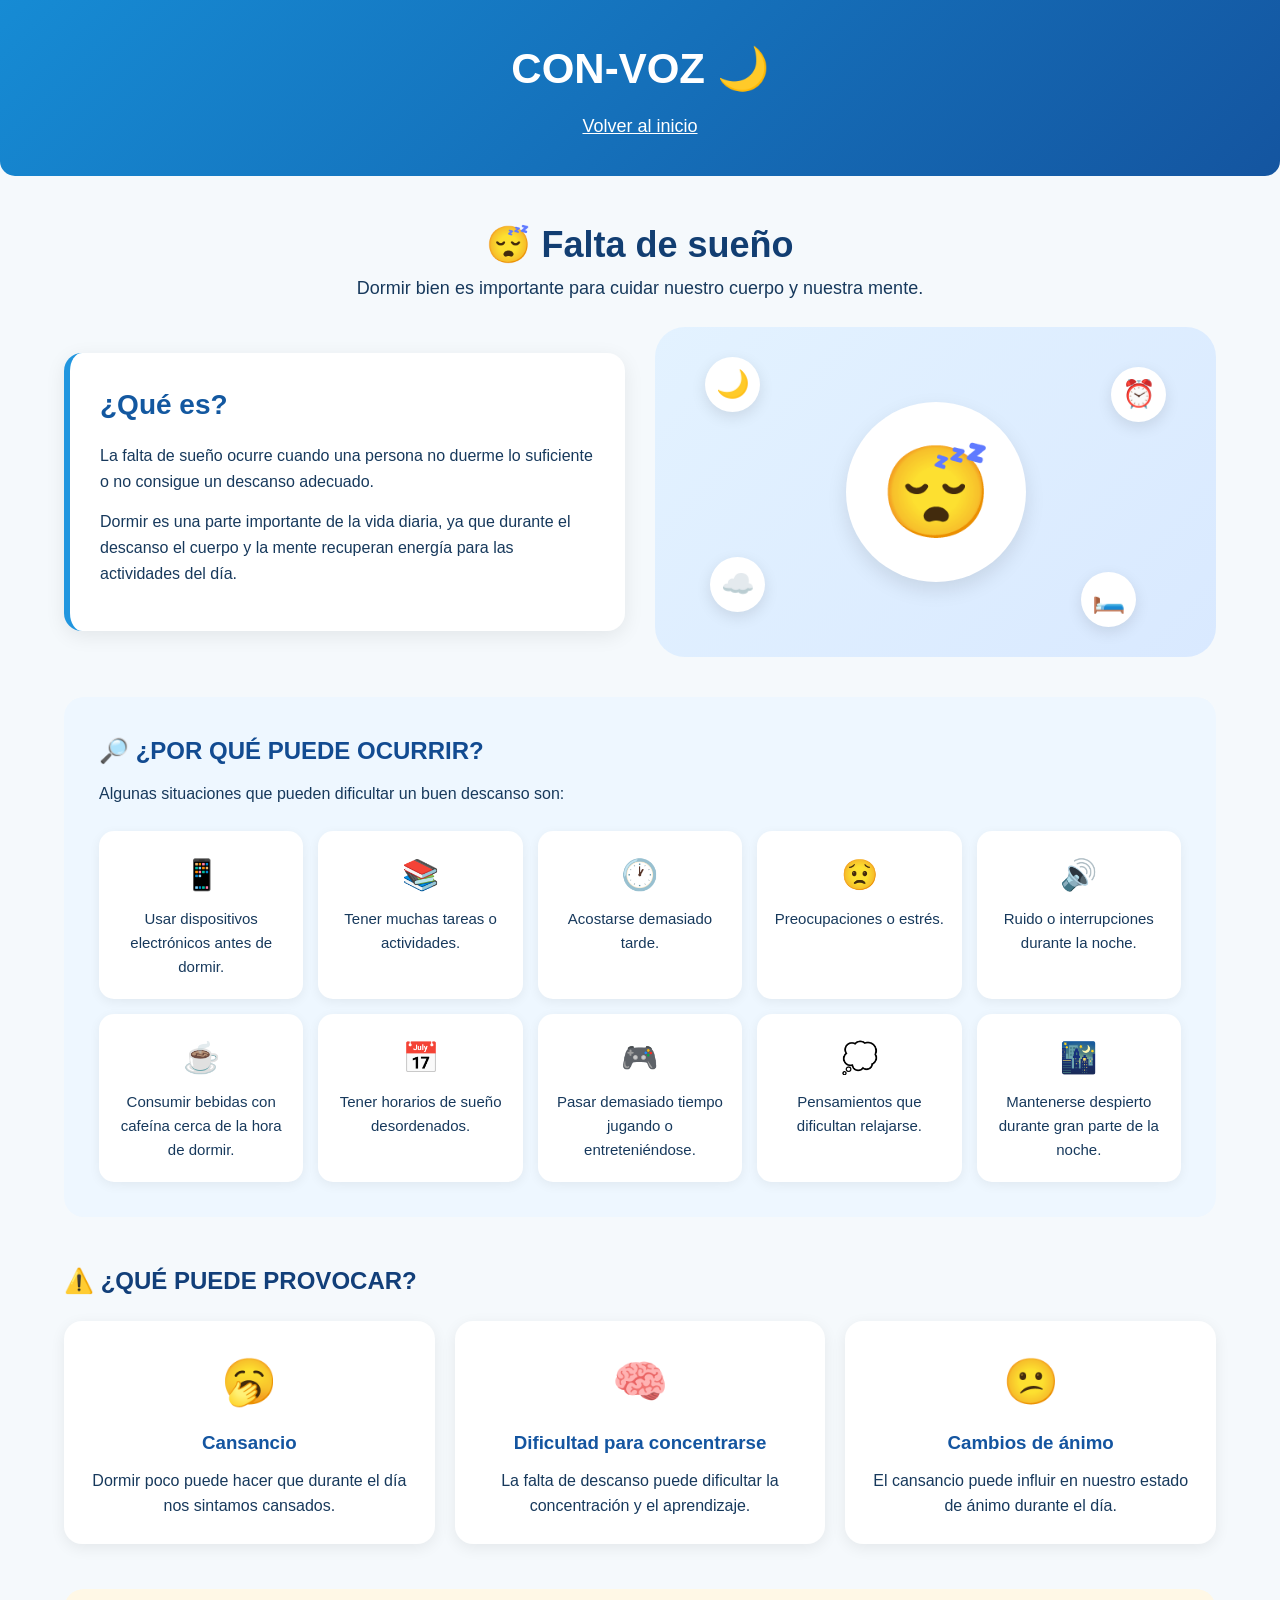
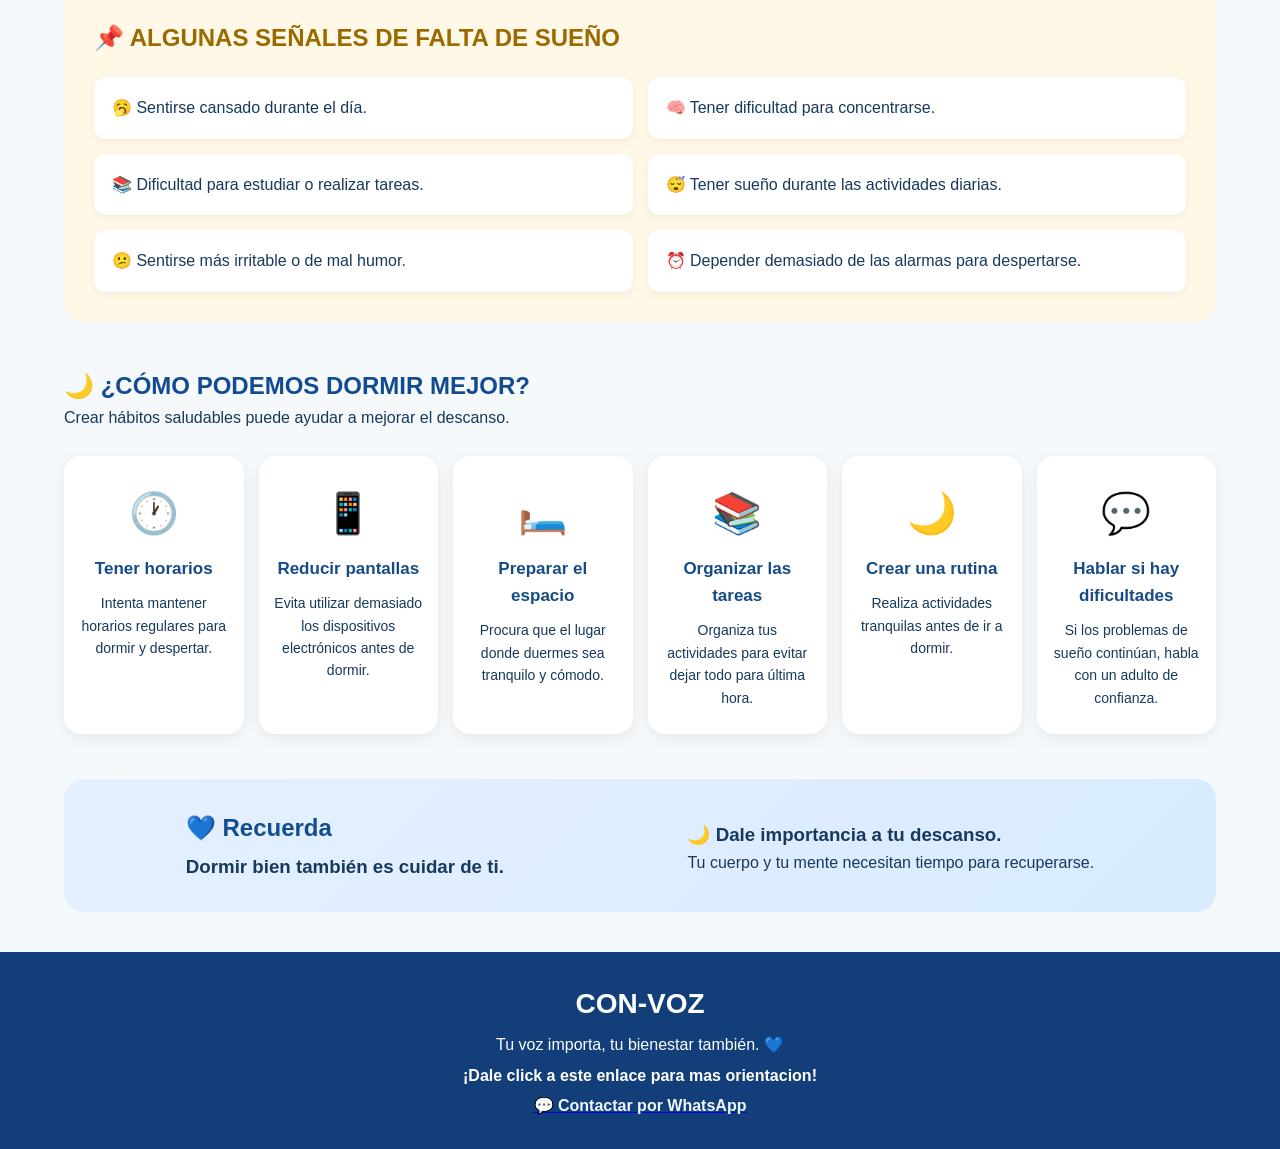
<file: falta de sueño.html>
<!DOCTYPE html>
<html lang="es">

<head>
    <meta charset="UTF-8">
    <meta name="viewport" content="width=device-width, initial-scale=1.0">

    <title>CON-VOZ | Falta de sueño</title>

    <link rel="stylesheet" href="faltasueño.css">
</head>

<body>

    <!-- ENCABEZADO -->
    <header>

        <h1>CON-VOZ 🌙</h1>

        <a href="index.html">Volver al inicio</a>

    </header>


    <main>

        <!-- TÍTULO -->

        <section class="titulo">

            <h2>😴 Falta de sueño</h2>

            <p>
                Dormir bien es importante para cuidar nuestro cuerpo y nuestra mente.
            </p>

        </section>


        <!-- ¿QUÉ ES? -->

        <section class="introduccion">

            <div class="tarjeta texto">

                <h2>¿Qué es?</h2>

                <p>
                    La falta de sueño ocurre cuando una persona no duerme
                    lo suficiente o no consigue un descanso adecuado.
                </p>

                <p>
                    Dormir es una parte importante de la vida diaria,
                    ya que durante el descanso el cuerpo y la mente
                    recuperan energía para las actividades del día.
                </p>

            </div>


            <!-- ILUSTRACIÓN -->

            <div class="imagen">

                <div class="persona">
                    😴
                </div>

                <div class="icono icono1">
                    🌙
                </div>

                <div class="icono icono2">
                    ⏰
                </div>

                <div class="icono icono3">
                    🛏️
                </div>

                <div class="icono icono4">
                    ☁️
                </div>

            </div>

        </section>


        <!-- CAUSAS -->

        <section class="causas">

            <h2>🔎 ¿POR QUÉ PUEDE OCURRIR?</h2>

            <p>
                Algunas situaciones que pueden dificultar un buen descanso son:
            </p>


            <div class="grid-causas">

                <div class="causa">
                    📱
                    <span>
                        Usar dispositivos electrónicos antes de dormir.
                    </span>
                </div>


                <div class="causa">
                    📚
                    <span>
                        Tener muchas tareas o actividades.
                    </span>
                </div>


                <div class="causa">
                    🕐
                    <span>
                        Acostarse demasiado tarde.
                    </span>
                </div>


                <div class="causa">
                    😟
                    <span>
                        Preocupaciones o estrés.
                    </span>
                </div>


                <div class="causa">
                    🔊
                    <span>
                        Ruido o interrupciones durante la noche.
                    </span>
                </div>


                <div class="causa">
                    ☕
                    <span>
                        Consumir bebidas con cafeína cerca de la hora de dormir.
                    </span>
                </div>


                <div class="causa">
                    📅
                    <span>
                        Tener horarios de sueño desordenados.
                    </span>
                </div>


                <div class="causa">
                    🎮
                    <span>
                        Pasar demasiado tiempo jugando o entreteniéndose.
                    </span>
                </div>


                <div class="causa">
                    💭
                    <span>
                        Pensamientos que dificultan relajarse.
                    </span>
                </div>


                <div class="causa">
                    🌃
                    <span>
                        Mantenerse despierto durante gran parte de la noche.
                    </span>
                </div>

            </div>

        </section>


        <!-- CONSECUENCIAS -->

        <section class="consecuencias">

            <h2>⚠️ ¿QUÉ PUEDE PROVOCAR?</h2>


            <div class="grid-consecuencias">


                <div class="tarjeta-consecuencia">

                    <span>🥱</span>

                    <h3>Cansancio</h3>

                    <p>
                        Dormir poco puede hacer que durante el día
                        nos sintamos cansados.
                    </p>

                </div>


                <div class="tarjeta-consecuencia">

                    <span>🧠</span>

                    <h3>Dificultad para concentrarse</h3>

                    <p>
                        La falta de descanso puede dificultar
                        la concentración y el aprendizaje.
                    </p>

                </div>


                <div class="tarjeta-consecuencia">

                    <span>😕</span>

                    <h3>Cambios de ánimo</h3>

                    <p>
                        El cansancio puede influir en nuestro
                        estado de ánimo durante el día.
                    </p>

                </div>

            </div>

        </section>


        <!-- SEÑALES -->

        <section class="senales">

            <h2>📌 ALGUNAS SEÑALES DE FALTA DE SUEÑO</h2>


            <div class="lista-senales">

                <div>
                    🥱 Sentirse cansado durante el día.
                </div>

                <div>
                    🧠 Tener dificultad para concentrarse.
                </div>

                <div>
                    📚 Dificultad para estudiar o realizar tareas.
                </div>

                <div>
                    😴 Tener sueño durante las actividades diarias.
                </div>

                <div>
                    😕 Sentirse más irritable o de mal humor.
                </div>

                <div>
                    ⏰ Depender demasiado de las alarmas para despertarse.
                </div>

            </div>

        </section>


        <!-- CONSEJOS -->

        <section class="consejos">

            <h2>🌙 ¿CÓMO PODEMOS DORMIR MEJOR?</h2>

            <p>
                Crear hábitos saludables puede ayudar a mejorar el descanso.
            </p>


            <div class="grid-consejos">


                <div class="consejo">

                    <span>🕐</span>

                    <h3>Tener horarios</h3>

                    <p>
                        Intenta mantener horarios regulares
                        para dormir y despertar.
                    </p>

                </div>


                <div class="consejo">

                    <span>📱</span>

                    <h3>Reducir pantallas</h3>

                    <p>
                        Evita utilizar demasiado los dispositivos
                        electrónicos antes de dormir.
                    </p>

                </div>


                <div class="consejo">

                    <span>🛏️</span>

                    <h3>Preparar el espacio</h3>

                    <p>
                        Procura que el lugar donde duermes
                        sea tranquilo y cómodo.
                    </p>

                </div>


                <div class="consejo">

                    <span>📚</span>

                    <h3>Organizar las tareas</h3>

                    <p>
                        Organiza tus actividades para evitar
                        dejar todo para última hora.
                    </p>

                </div>


                <div class="consejo">

                    <span>🌙</span>

                    <h3>Crear una rutina</h3>

                    <p>
                        Realiza actividades tranquilas antes
                        de ir a dormir.
                    </p>

                </div>


                <div class="consejo">

                    <span>💬</span>

                    <h3>Hablar si hay dificultades</h3>

                    <p>
                        Si los problemas de sueño continúan,
                        habla con un adulto de confianza.
                    </p>

                </div>


            </div>

        </section>


        <!-- MENSAJE FINAL -->

        <section class="mensaje">

            <div>

                <h2>💙 Recuerda</h2>

                <h3>
                    Dormir bien también es cuidar de ti.
                </h3>

            </div>


            <div>

                <h3>
                    🌙 Dale importancia a tu descanso.
                </h3>

                <p>
                    Tu cuerpo y tu mente necesitan tiempo para recuperarse.
                </p>

            </div>

        </section>

    </main>


    <!-- PIE DE PÁGINA -->

    <footer>

        <h2>CON-VOZ</h2>
        <p>Tu voz importa, tu bienestar también. 💙</p>
              <strong><p>¡Dale click a este enlace para mas orientacion!</p></strong>
      <a  href="  https://wa.me/573107244516?text=Hola%2C%20necesito%20orientaci%C3%B3n%20sobre%20salud%20mental."
    target="_blank"
    class="boton-whatsapp">
  <strong><p class="unos"> 💬 Contactar por WhatsApp</p> </strong>
</a>

    </footer>

</body>

</html>
</file>
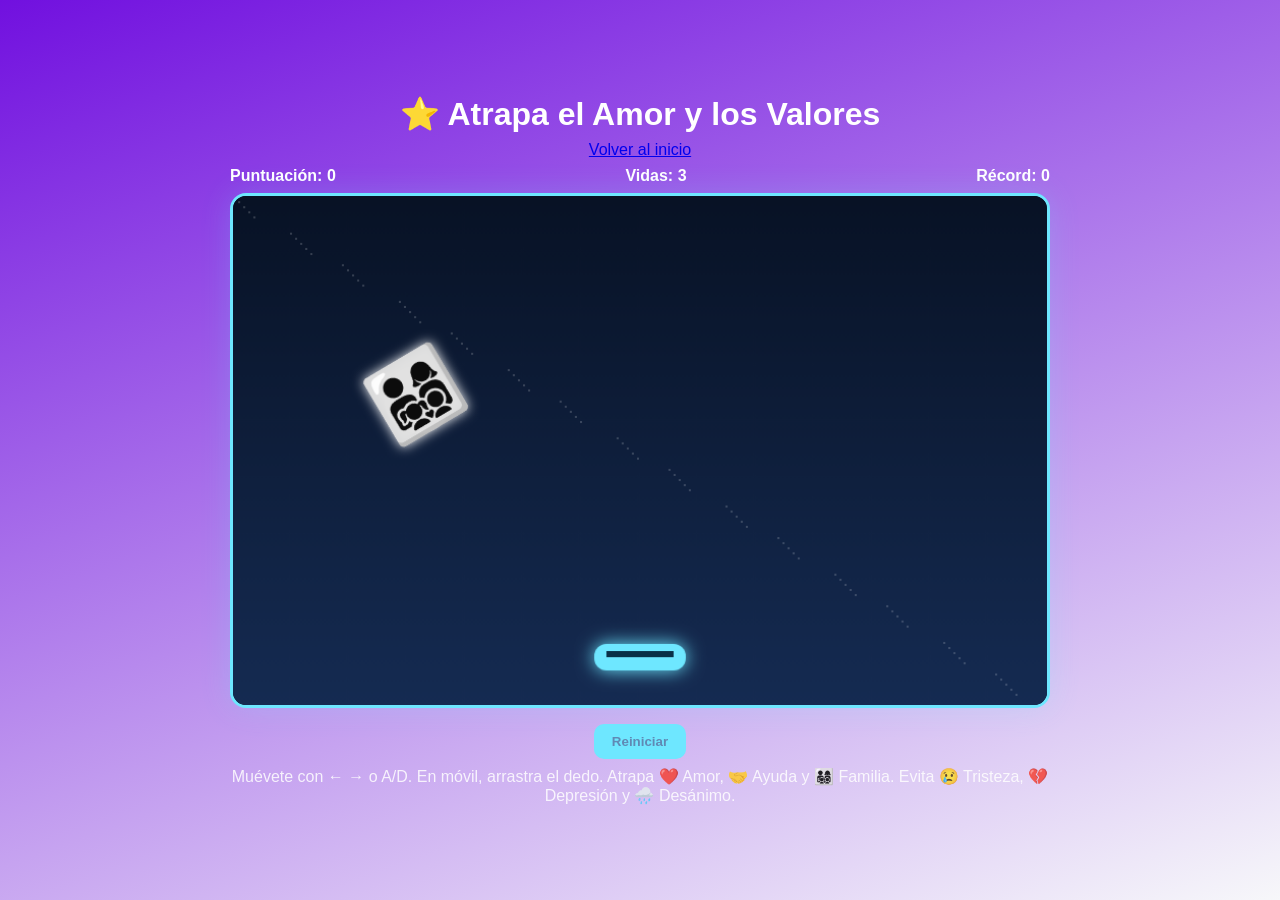
<file: juego.html>
<!DOCTYPE html>
<html lang="es">
<head>
<meta charset="UTF-8">
<meta name="viewport" content="width=device-width, initial-scale=1.0">
<title>Atrapa el Amor y los Valores</title>
<style>
* { box-sizing: border-box; }
  body {
    margin: 0;
    min-height: 100vh;
    display: flex;
    align-items: center;
    justify-content: center;
    background: linear-gradient(160deg, #7110df, #9aa0c015);
    color: rgb(255, 255, 255);
    font-family: Arial, sans-serif;
  }
  .game-wrap {
    width: min(96vw, 820px);
    text-align: center;
  }
  h1 { margin: 0 0 8px; }
  .info {
    display: flex;
    justify-content: space-between;
    gap: 10px;
    margin: 8px 0;
    font-weight: bold;
    flex-wrap: wrap;
  }
  canvas {
    width: 100%;
    height: auto;
    border: 3px solid #6ee7ff;
    border-radius: 16px;
    background: #081225;
    box-shadow: 0 0 30px rgba(110,231,255,.2);
    touch-action: none;
  }
  button {
    margin-top: 12px;
    padding: 10px 18px;
    border: 0;
    border-radius: 10px;
    background: #6ee7ff;
    color: #6089b4;
    font-weight: 800;
    cursor: pointer;
  }
  p { opacity: .85; margin: 8px 0 0; }
</style>
</head>
<body>
<div class="game-wrap">
  <h1>⭐ Atrapa el Amor y los Valores</h1>
   <a href="index.html">Volver al inicio</a>
  <div class="info">
    <span>Puntuación: <span id="score">0</span></span>
    <span>Vidas: <span id="lives">3</span></span>
    <span>Récord: <span id="best">0</span></span>
  </div>
  <canvas id="game" width="800" height="500"></canvas>
  <button id="restart">Reiniciar</button>
  <p>Muévete con ← → o A/D. En móvil, arrastra el dedo. Atrapa ❤️ Amor, 🤝 Ayuda y 👨‍👩‍👧‍👦 Familia. Evita 😢 Tristeza, 💔 Depresión y 🌧️ Desánimo.</p>
</div>

<script>
const canvas = document.getElementById("game");
const ctx = canvas.getContext("2d");
const scoreEl = document.getElementById("score");
const livesEl = document.getElementById("lives");
const bestEl = document.getElementById("best");
const restartBtn = document.getElementById("restart");

const W = canvas.width, H = canvas.height;
let keys = {};
let player, objects, score, lives, gameOver, spawnTimer, lastTime, best;

try { best = Number(localStorage.getItem("starBest") || 0); }
catch { best = 0; }
bestEl.textContent = best;

function reset() {
  player = { x: W/2 - 45, y: H - 60, w: 90, h: 26, speed: 440 };
  objects = [];
  score = 0;
  lives = 3;
  gameOver = false;
  spawnTimer = 0;
  lastTime = performance.now();
  updateUI();
}

function updateUI() {
  scoreEl.textContent = score;
  livesEl.textContent = lives;
  bestEl.textContent = best;
}

function spawn() {
  const bad = Math.random() < 0.40;
  objects.push({
    x: Math.random() * (W - 50) + 25,
    y: -30,
    size: 22,
    speed: 120 + Math.random() * 150 + score * 1.7,
    type: bad ? "bad" : "good",
    icon: Math.floor(Math.random() * 3),
    rot: Math.random()*Math.PI*2
  });
}

function hit(a, b) {
  return a.x < b.x + b.size &&
         a.x + a.w > b.x - b.size &&
         a.y < b.y + b.size &&
         a.y + a.h > b.y - b.size;
}

function drawBackground() {
  const g = ctx.createLinearGradient(0,0,0,H);
  g.addColorStop(0,"#081225");
  g.addColorStop(1,"#152b52");
  ctx.fillStyle = g;
  ctx.fillRect(0,0,W,H);

  ctx.fillStyle = "rgba(255,255,255,.18)";
  for (let i=0;i<75;i++) {
    const x = (i*107)%W, y = (i*67)%H;
    ctx.fillRect(x, y, 2, 2);
  }
}

function drawPlayer() {
  ctx.save();
  ctx.fillStyle = "#6ee7ff";
  ctx.shadowColor = "#6ee7ff";
  ctx.shadowBlur = 18;
  ctx.beginPath();
  ctx.roundRect(player.x, player.y, player.w, player.h, 12);
  ctx.fill();
  ctx.shadowBlur = 0;
  ctx.fillStyle = "#093047";
  ctx.fillRect(player.x+12, player.y+7, player.w-24, 6);
  ctx.restore();
}

function drawObject(o) {
  ctx.save();
  ctx.translate(o.x, o.y);

  ctx.beginPath();
  ctx.arc(0, 0, o.size + 12, 0, Math.PI * 2);
  ctx.fillStyle = "rgba(255,255,255,0.95)";
  ctx.fill();
  ctx.rotate(o.rot);
  ctx.font = `${o.size*3.2}px Arial`; ctx.shadowBlur = 12; ctx.shadowColor = "#ffffff";
  ctx.textAlign = "center";
  ctx.textBaseline = "middle";

  if (o.type === "bad") {
    const malos = ["😢","💔","🌧️"];
    ctx.fillText(malos[o.icon], 0, 0);
  } else {
    const buenos = ["❤️","🤝","👨‍👩‍👧‍👦"];
    ctx.fillText(buenos[o.icon], 0, 0);
  }

  ctx.restore();
}

function drawGameOver() {
  ctx.fillStyle = "rgba(0,0,0,.62)";
  ctx.fillRect(0,0,W,H);
  ctx.textAlign = "center";
  ctx.fillStyle = "#fff";
  ctx.font = "bold 52px Arial";
  ctx.fillText("¡Juego terminado!", W/2, H/2 - 20);
  ctx.font = "24px Arial";
  ctx.fillText(`Puntuación: ${score}`, W/2, H/2 + 30);
  ctx.font = "18px Arial";
  ctx.fillText("Pulsa Reiniciar para volver a jugar", W/2, H/2 + 70);
}

function loop(now) {
  const dt = Math.min((now - lastTime)/1000, 0.05);
  lastTime = now;

  if (!gameOver) {
    if (keys.ArrowLeft || keys.a || keys.A) player.x -= player.speed * dt;
    if (keys.ArrowRight || keys.d || keys.D) player.x += player.speed * dt;
    player.x = Math.max(0, Math.min(W-player.w, player.x));

    spawnTimer -= dt;
    if (spawnTimer <= 0) {
      spawn();
      spawnTimer = Math.max(0.8, 1.4 - score * 0.004);
    }

    for (let i=objects.length-1;i>=0;i--) {
      const o = objects[i];
      o.y += o.speed * dt;
      o.rot += dt * (o.type === "bad" ? -2 : 2);

      if (hit(player, o)) {
        if (o.type === "bad") {
          lives--;
        } else {
          score++;
          if (score > best) {
            best = score;
            try { localStorage.setItem("starBest", best); } catch {}
          }
        }
        objects.splice(i,1);
        updateUI();
        if (lives <= 0) gameOver = true;
        continue;
      }

      if (o.y > H + 40) {
        objects.splice(i,1);
        if (o.type === "good") {
          lives--;
          updateUI();
          if (lives <= 0) gameOver = true;
        }
      }
    }
  }

  drawBackground();
  objects.forEach(drawObject);
  drawPlayer();
  if (gameOver) drawGameOver();
  requestAnimationFrame(loop);
}

window.addEventListener("keydown", e => {
  keys[e.key] = true;
  if (["ArrowLeft","ArrowRight"," "].includes(e.key)) e.preventDefault();
  if (gameOver && e.key === "Enter") reset();
});
window.addEventListener("keyup", e => keys[e.key] = false);

let dragging = false;
function moveWithPointer(e) {
  const rect = canvas.getBoundingClientRect();
  const px = (e.clientX - rect.left) / rect.width * W;
  player.x = Math.max(0, Math.min(W-player.w, px - player.w/2));
}
canvas.addEventListener("pointerdown", e => { dragging = true; canvas.setPointerCapture(e.pointerId); moveWithPointer(e); });
canvas.addEventListener("pointermove", e => { if (dragging) moveWithPointer(e); });
canvas.addEventListener("pointerup", () => dragging = false);
canvas.addEventListener("pointercancel", () => dragging = false);
restartBtn.addEventListener("click", reset);

reset();
requestAnimationFrame(loop);
</script>
</body>
</html>
</file>
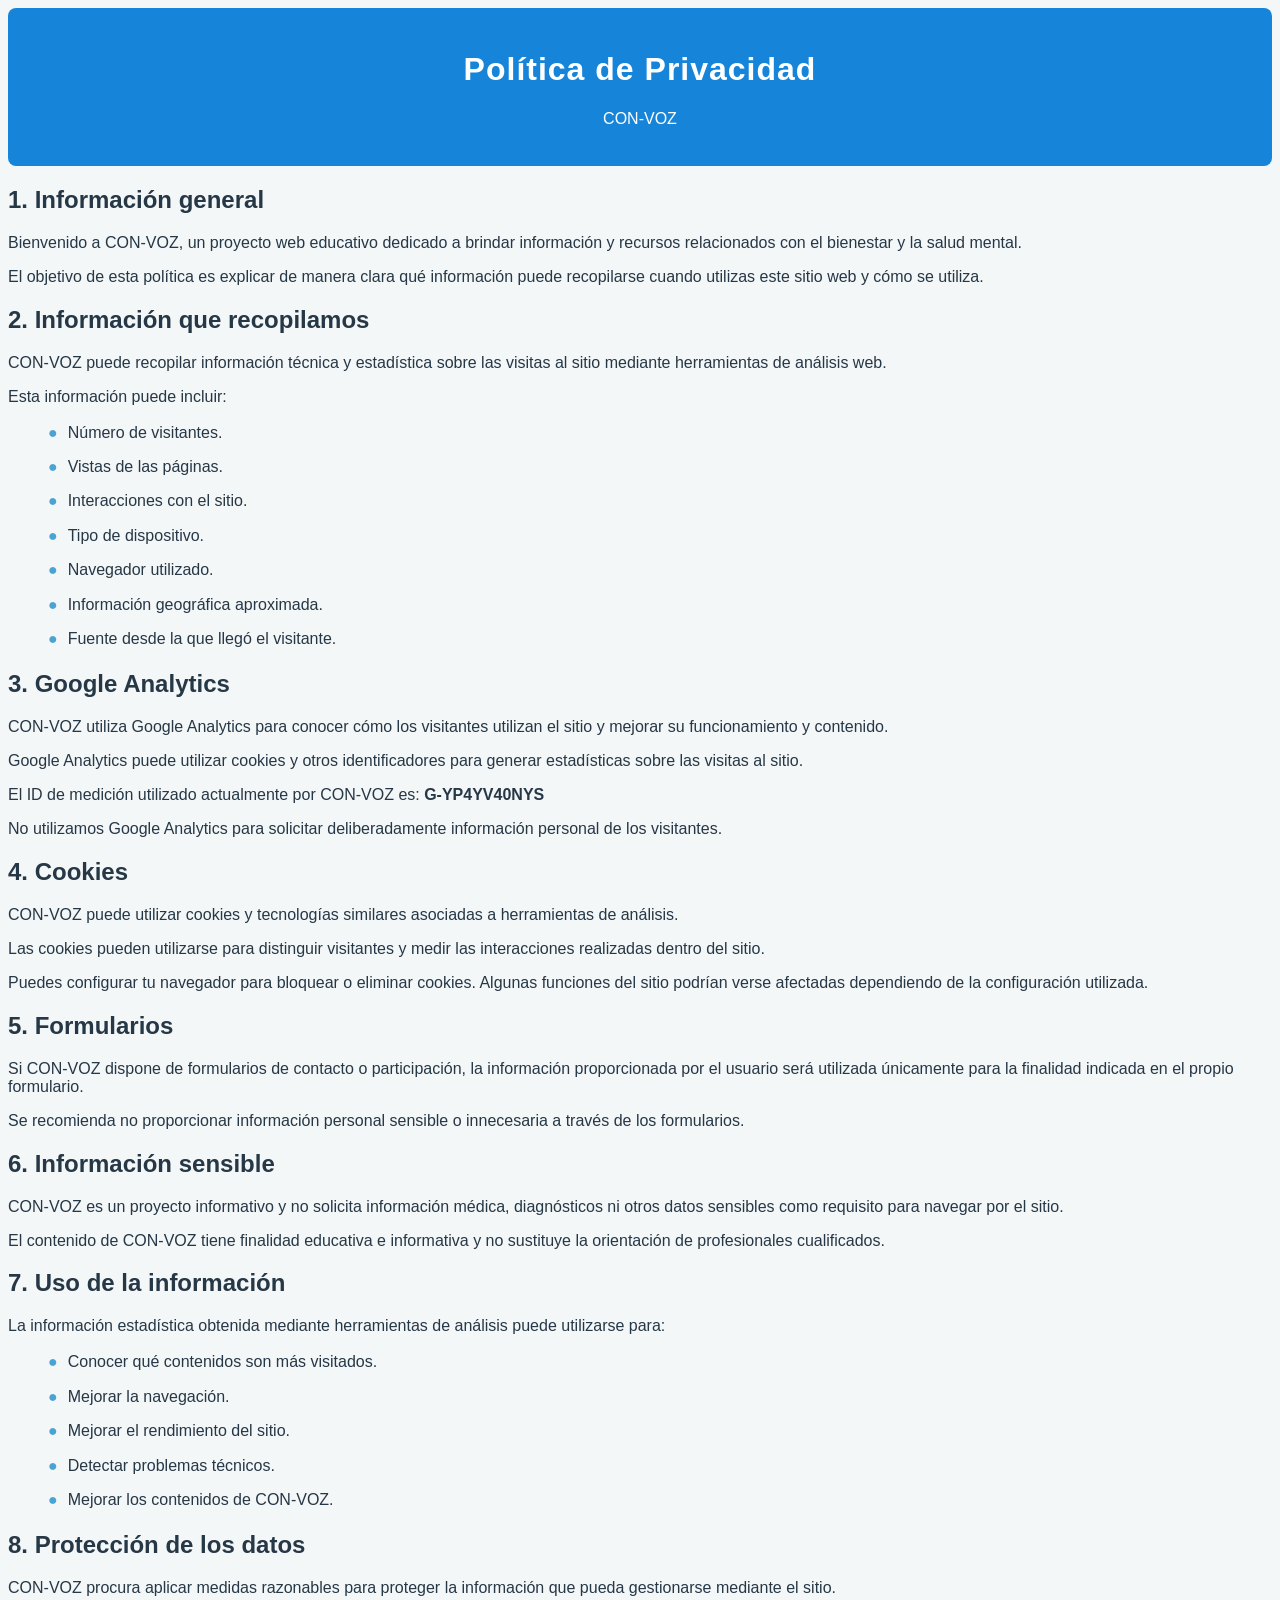
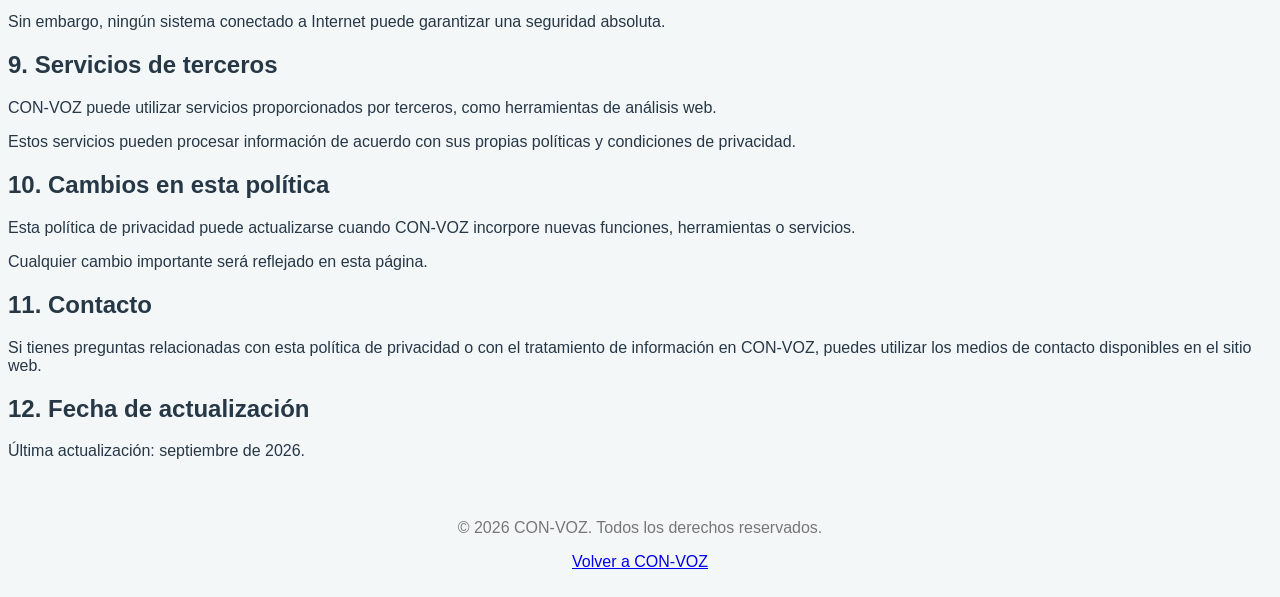
<file: politica-privacidad.html>
<!DOCTYPE html>
<html lang="es">

<head>
    <meta charset="UTF-8">
    <meta name="viewport" content="width=device-width, initial-scale=1.0">

    <title>Política de Privacidad | CON-VOZ</title>

    <link rel="stylesheet" href="index.css">

    <!-- Google Analytics -->
    <script async src="https://www.googletagmanager.com/gtag/js?id=G-YP4YV40NYS"></script>
    <script>
        window.dataLayer = window.dataLayer || [];

        function gtag() {
            dataLayer.push(arguments);
        }

        gtag('js', new Date());

        gtag('config', 'G-YP4YV40NYS');
    </script>
</head>

<body>

    <header>
        <h1>Política de Privacidad</h1>
        <p>CON-VOZ</p>
    </header>

    <main>

        <section>
            <h2>1. Información general</h2>

            <p>
                Bienvenido a CON-VOZ, un proyecto web educativo dedicado
                a brindar información y recursos relacionados con el
                bienestar y la salud mental.
            </p>

            <p>
                El objetivo de esta política es explicar de manera clara
                qué información puede recopilarse cuando utilizas este
                sitio web y cómo se utiliza.
            </p>
        </section>


        <section>
            <h2>2. Información que recopilamos</h2>

            <p>
                CON-VOZ puede recopilar información técnica y estadística
                sobre las visitas al sitio mediante herramientas de
                análisis web.
            </p>

            <p>Esta información puede incluir:</p>

            <ul>
                <li>Número de visitantes.</li>
                <li>Vistas de las páginas.</li>
                <li>Interacciones con el sitio.</li>
                <li>Tipo de dispositivo.</li>
                <li>Navegador utilizado.</li>
                <li>Información geográfica aproximada.</li>
                <li>Fuente desde la que llegó el visitante.</li>
            </ul>
        </section>


        <section>
            <h2>3. Google Analytics</h2>

            <p>
                CON-VOZ utiliza Google Analytics para conocer cómo los
                visitantes utilizan el sitio y mejorar su funcionamiento
                y contenido.
            </p>

            <p>
                Google Analytics puede utilizar cookies y otros
                identificadores para generar estadísticas sobre las
                visitas al sitio.
            </p>

            <p>
                El ID de medición utilizado actualmente por CON-VOZ es:
                <strong>G-YP4YV40NYS</strong>
            </p>

            <p>
                No utilizamos Google Analytics para solicitar
                deliberadamente información personal de los visitantes.
            </p>
        </section>


        <section>
            <h2>4. Cookies</h2>

            <p>
                CON-VOZ puede utilizar cookies y tecnologías similares
                asociadas a herramientas de análisis.
            </p>

            <p>
                Las cookies pueden utilizarse para distinguir visitantes
                y medir las interacciones realizadas dentro del sitio.
            </p>

            <p>
                Puedes configurar tu navegador para bloquear o eliminar
                cookies. Algunas funciones del sitio podrían verse
                afectadas dependiendo de la configuración utilizada.
            </p>
        </section>


        <section>
            <h2>5. Formularios</h2>

            <p>
                Si CON-VOZ dispone de formularios de contacto o
                participación, la información proporcionada por el
                usuario será utilizada únicamente para la finalidad
                indicada en el propio formulario.
            </p>

            <p>
                Se recomienda no proporcionar información personal
                sensible o innecesaria a través de los formularios.
            </p>
        </section>


        <section>
            <h2>6. Información sensible</h2>

            <p>
                CON-VOZ es un proyecto informativo y no solicita
                información médica, diagnósticos ni otros datos
                sensibles como requisito para navegar por el sitio.
            </p>

            <p>
                El contenido de CON-VOZ tiene finalidad educativa e
                informativa y no sustituye la orientación de profesionales
                cualificados.
            </p>
        </section>


        <section>
            <h2>7. Uso de la información</h2>

            <p>
                La información estadística obtenida mediante herramientas
                de análisis puede utilizarse para:
            </p>

            <ul>
                <li>Conocer qué contenidos son más visitados.</li>
                <li>Mejorar la navegación.</li>
                <li>Mejorar el rendimiento del sitio.</li>
                <li>Detectar problemas técnicos.</li>
                <li>Mejorar los contenidos de CON-VOZ.</li>
            </ul>
        </section>


        <section>
            <h2>8. Protección de los datos</h2>

            <p>
                CON-VOZ procura aplicar medidas razonables para proteger
                la información que pueda gestionarse mediante el sitio.
            </p>

            <p>
                Sin embargo, ningún sistema conectado a Internet puede
                garantizar una seguridad absoluta.
            </p>
        </section>


        <section>
            <h2>9. Servicios de terceros</h2>

            <p>
                CON-VOZ puede utilizar servicios proporcionados por
                terceros, como herramientas de análisis web.
            </p>

            <p>
                Estos servicios pueden procesar información de acuerdo
                con sus propias políticas y condiciones de privacidad.
            </p>
        </section>


        <section>
            <h2>10. Cambios en esta política</h2>

            <p>
                Esta política de privacidad puede actualizarse cuando
                CON-VOZ incorpore nuevas funciones, herramientas o
                servicios.
            </p>

            <p>
                Cualquier cambio importante será reflejado en esta
                página.
            </p>
        </section>


        <section>
            <h2>11. Contacto</h2>

            <p>
                Si tienes preguntas relacionadas con esta política de
                privacidad o con el tratamiento de información en
                CON-VOZ, puedes utilizar los medios de contacto
                disponibles en el sitio web.
            </p>
        </section>


        <section>
            <h2>12. Fecha de actualización</h2>

            <p>
                Última actualización: septiembre de 2026.
            </p>
        </section>

    </main>


    <footer>
        <p>© 2026 CON-VOZ. Todos los derechos reservados.</p>

        <a href="index.html">Volver a CON-VOZ</a>
    </footer>

</body>
</html>
</file>
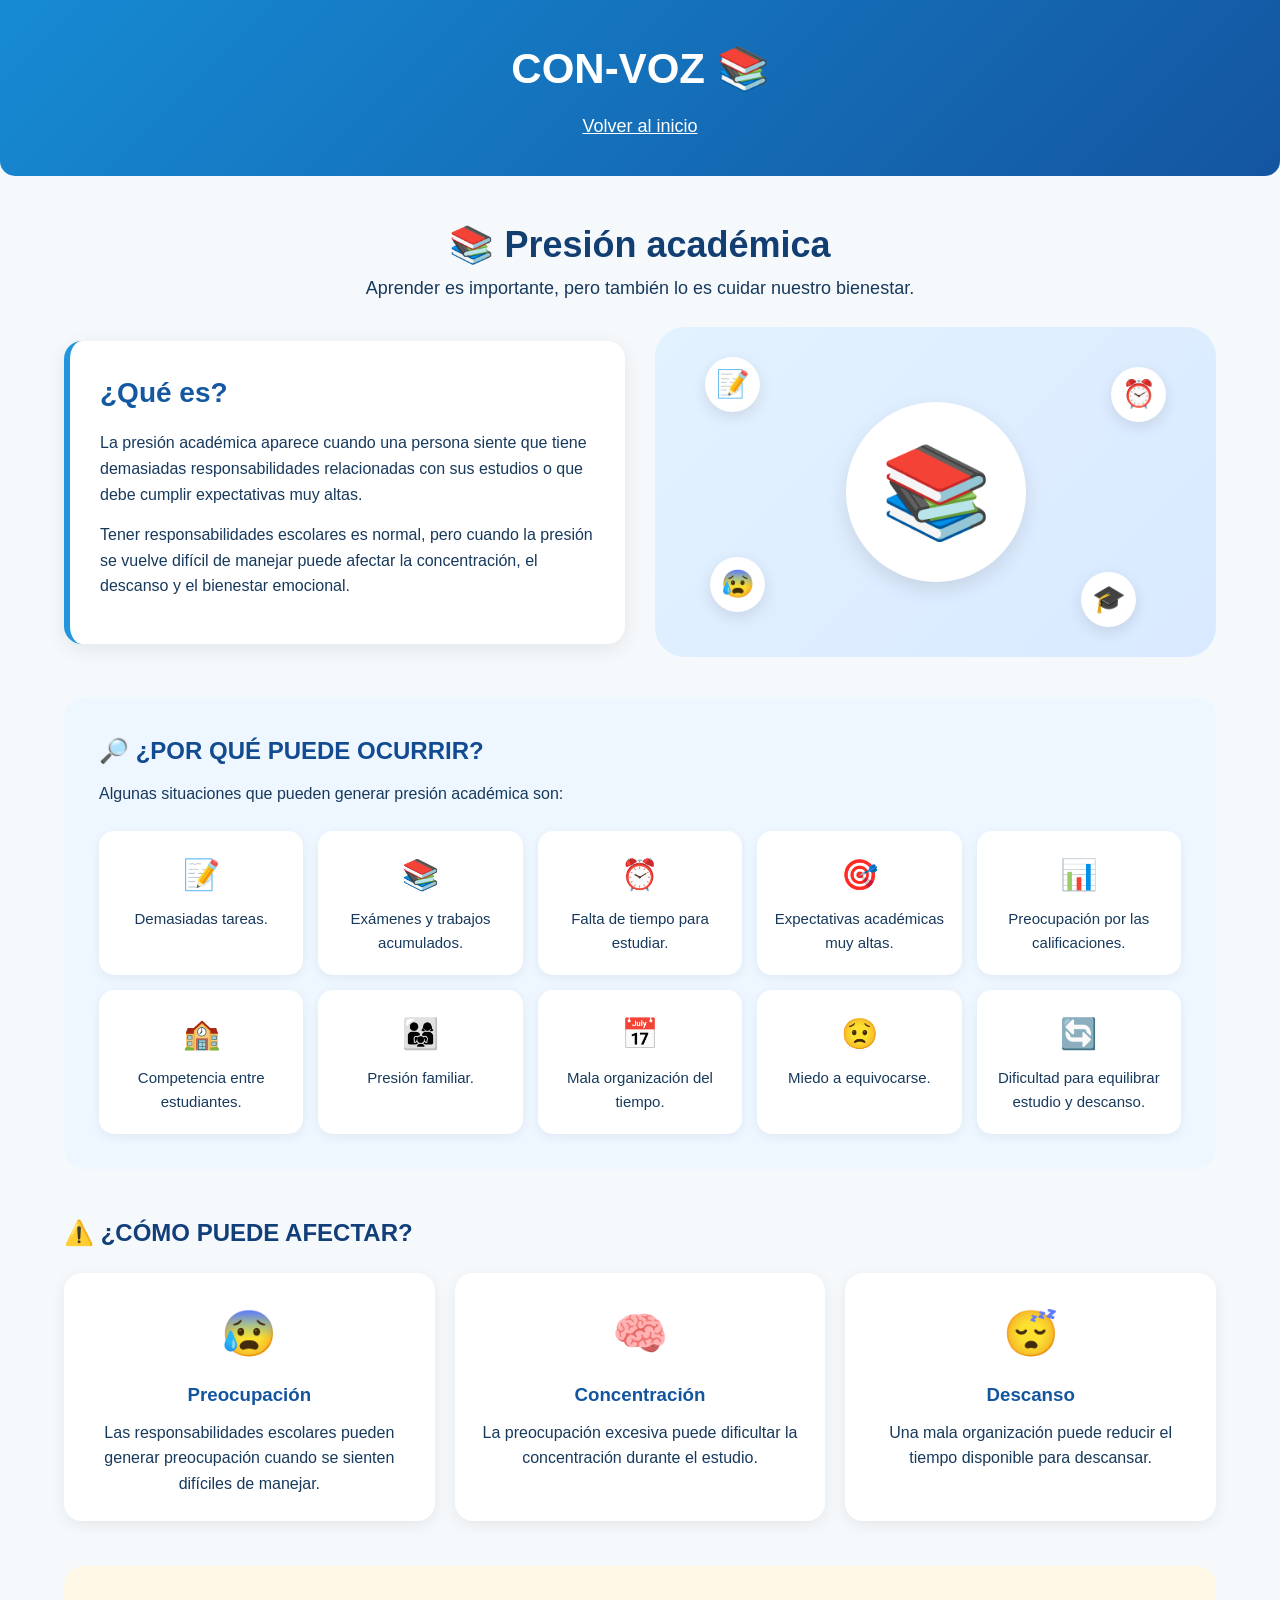
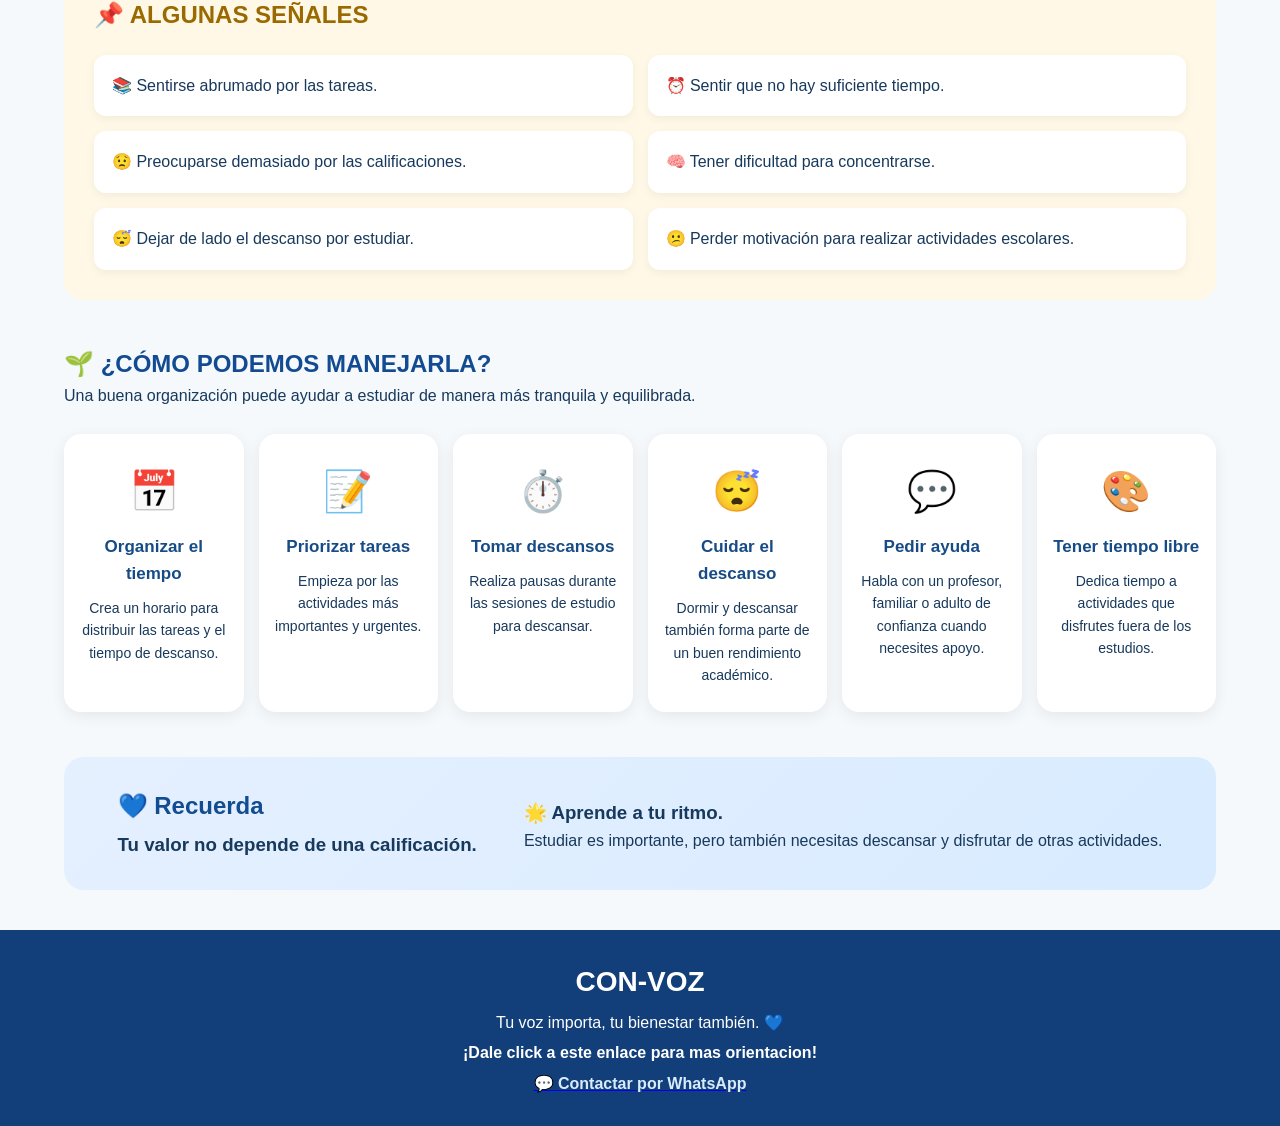
<file: Presión académica.html>
<!DOCTYPE html>
<html lang="es">

<head>
    <meta charset="UTF-8">
    <meta name="viewport" content="width=device-width, initial-scale=1.0">

    <title>CON-VOZ | Presión académica</title>

    <link rel="stylesheet" href="presion.css">
</head>

<body>

    <!-- ENCABEZADO -->
    <header>

        <h1>CON-VOZ 📚</h1>

        <a href="index.html">Volver al inicio</a>

    </header>


    <main>

        <!-- TÍTULO -->

        <section class="titulo">

            <h2>📚 Presión académica</h2>

            <p>
                Aprender es importante, pero también lo es cuidar nuestro bienestar.
            </p>

        </section>


        <!-- ¿QUÉ ES? -->

        <section class="introduccion">

            <div class="tarjeta texto">

                <h2>¿Qué es?</h2>

                <p>
                    La presión académica aparece cuando una persona siente
                    que tiene demasiadas responsabilidades relacionadas con
                    sus estudios o que debe cumplir expectativas muy altas.
                </p>

                <p>
                    Tener responsabilidades escolares es normal, pero cuando
                    la presión se vuelve difícil de manejar puede afectar la
                    concentración, el descanso y el bienestar emocional.
                </p>

            </div>


            <!-- ILUSTRACIÓN -->

            <div class="imagen">

                <div class="persona">
                    📚
                </div>

                <div class="icono icono1">
                    📝
                </div>

                <div class="icono icono2">
                    ⏰
                </div>

                <div class="icono icono3">
                    🎓
                </div>

                <div class="icono icono4">
                    😰
                </div>

            </div>

        </section>


        <!-- CAUSAS -->

        <section class="causas">

            <h2>🔎 ¿POR QUÉ PUEDE OCURRIR?</h2>

            <p>
                Algunas situaciones que pueden generar presión académica son:
            </p>


            <div class="grid-causas">

                <div class="causa">
                    📝
                    <span>
                        Demasiadas tareas.
                    </span>
                </div>


                <div class="causa">
                    📚
                    <span>
                        Exámenes y trabajos acumulados.
                    </span>
                </div>


                <div class="causa">
                    ⏰
                    <span>
                        Falta de tiempo para estudiar.
                    </span>
                </div>


                <div class="causa">
                    🎯
                    <span>
                        Expectativas académicas muy altas.
                    </span>
                </div>


                <div class="causa">
                    📊
                    <span>
                        Preocupación por las calificaciones.
                    </span>
                </div>


                <div class="causa">
                    🏫
                    <span>
                        Competencia entre estudiantes.
                    </span>
                </div>


                <div class="causa">
                    👨‍👩‍👧
                    <span>
                        Presión familiar.
                    </span>
                </div>


                <div class="causa">
                    📅
                    <span>
                        Mala organización del tiempo.
                    </span>
                </div>


                <div class="causa">
                    😟
                    <span>
                        Miedo a equivocarse.
                    </span>
                </div>


                <div class="causa">
                    🔄
                    <span>
                        Dificultad para equilibrar estudio y descanso.
                    </span>
                </div>

            </div>

        </section>


        <!-- CONSECUENCIAS -->

        <section class="consecuencias">

            <h2>⚠️ ¿CÓMO PUEDE AFECTAR?</h2>


            <div class="grid-consecuencias">


                <div class="tarjeta-consecuencia">

                    <span>😰</span>

                    <h3>Preocupación</h3>

                    <p>
                        Las responsabilidades escolares pueden generar
                        preocupación cuando se sienten difíciles de manejar.
                    </p>

                </div>


                <div class="tarjeta-consecuencia">

                    <span>🧠</span>

                    <h3>Concentración</h3>

                    <p>
                        La preocupación excesiva puede dificultar la
                        concentración durante el estudio.
                    </p>

                </div>


                <div class="tarjeta-consecuencia">

                    <span>😴</span>

                    <h3>Descanso</h3>

                    <p>
                        Una mala organización puede reducir el tiempo
                        disponible para descansar.
                    </p>

                </div>

            </div>

        </section>


        <!-- SEÑALES -->

        <section class="senales">

            <h2>📌 ALGUNAS SEÑALES</h2>


            <div class="lista-senales">

                <div>
                    📚 Sentirse abrumado por las tareas.
                </div>

                <div>
                    ⏰ Sentir que no hay suficiente tiempo.
                </div>

                <div>
                    😟 Preocuparse demasiado por las calificaciones.
                </div>

                <div>
                    🧠 Tener dificultad para concentrarse.
                </div>

                <div>
                    😴 Dejar de lado el descanso por estudiar.
                </div>

                <div>
                    😕 Perder motivación para realizar actividades escolares.
                </div>

            </div>

        </section>


        <!-- CONSEJOS -->

        <section class="consejos">

            <h2>🌱 ¿CÓMO PODEMOS MANEJARLA?</h2>

            <p>
                Una buena organización puede ayudar a estudiar de manera
                más tranquila y equilibrada.
            </p>


            <div class="grid-consejos">


                <div class="consejo">

                    <span>📅</span>

                    <h3>Organizar el tiempo</h3>

                    <p>
                        Crea un horario para distribuir las tareas
                        y el tiempo de descanso.
                    </p>

                </div>


                <div class="consejo">

                    <span>📝</span>

                    <h3>Priorizar tareas</h3>

                    <p>
                        Empieza por las actividades más importantes
                        y urgentes.
                    </p>

                </div>


                <div class="consejo">

                    <span>⏱️</span>

                    <h3>Tomar descansos</h3>

                    <p>
                        Realiza pausas durante las sesiones de estudio
                        para descansar.
                    </p>

                </div>


                <div class="consejo">

                    <span>😴</span>

                    <h3>Cuidar el descanso</h3>

                    <p>
                        Dormir y descansar también forma parte
                        de un buen rendimiento académico.
                    </p>

                </div>


                <div class="consejo">

                    <span>💬</span>

                    <h3>Pedir ayuda</h3>

                    <p>
                        Habla con un profesor, familiar o adulto
                        de confianza cuando necesites apoyo.
                    </p>

                </div>


                <div class="consejo">

                    <span>🎨</span>

                    <h3>Tener tiempo libre</h3>

                    <p>
                        Dedica tiempo a actividades que disfrutes
                        fuera de los estudios.
                    </p>

                </div>


            </div>

        </section>


        <!-- MENSAJE FINAL -->

        <section class="mensaje">

            <div>

                <h2>💙 Recuerda</h2>

                <h3>
                    Tu valor no depende de una calificación.
                </h3>

            </div>


            <div>

                <h3>
                    🌟 Aprende a tu ritmo.
                </h3>

                <p>
                    Estudiar es importante, pero también necesitas
                    descansar y disfrutar de otras actividades.
                </p>

            </div>

        </section>

    </main>


    <!-- PIE DE PÁGINA -->

    <footer>

        <h2>CON-VOZ</h2>

        <p>
            Tu voz importa, tu bienestar también. 💙
        </p>
         <strong><p>¡Dale click a este enlace para mas orientacion!</p></strong>
      <a  href="  https://wa.me/573107244516?text=Hola%2C%20necesito%20orientaci%C3%B3n%20sobre%20salud%20mental."
    target="_blank"
    class="boton-whatsapp">
  <strong><p class="unos"> 💬 Contactar por WhatsApp</p> </strong>
</a>

    </footer>

</body>

</html>
</file>
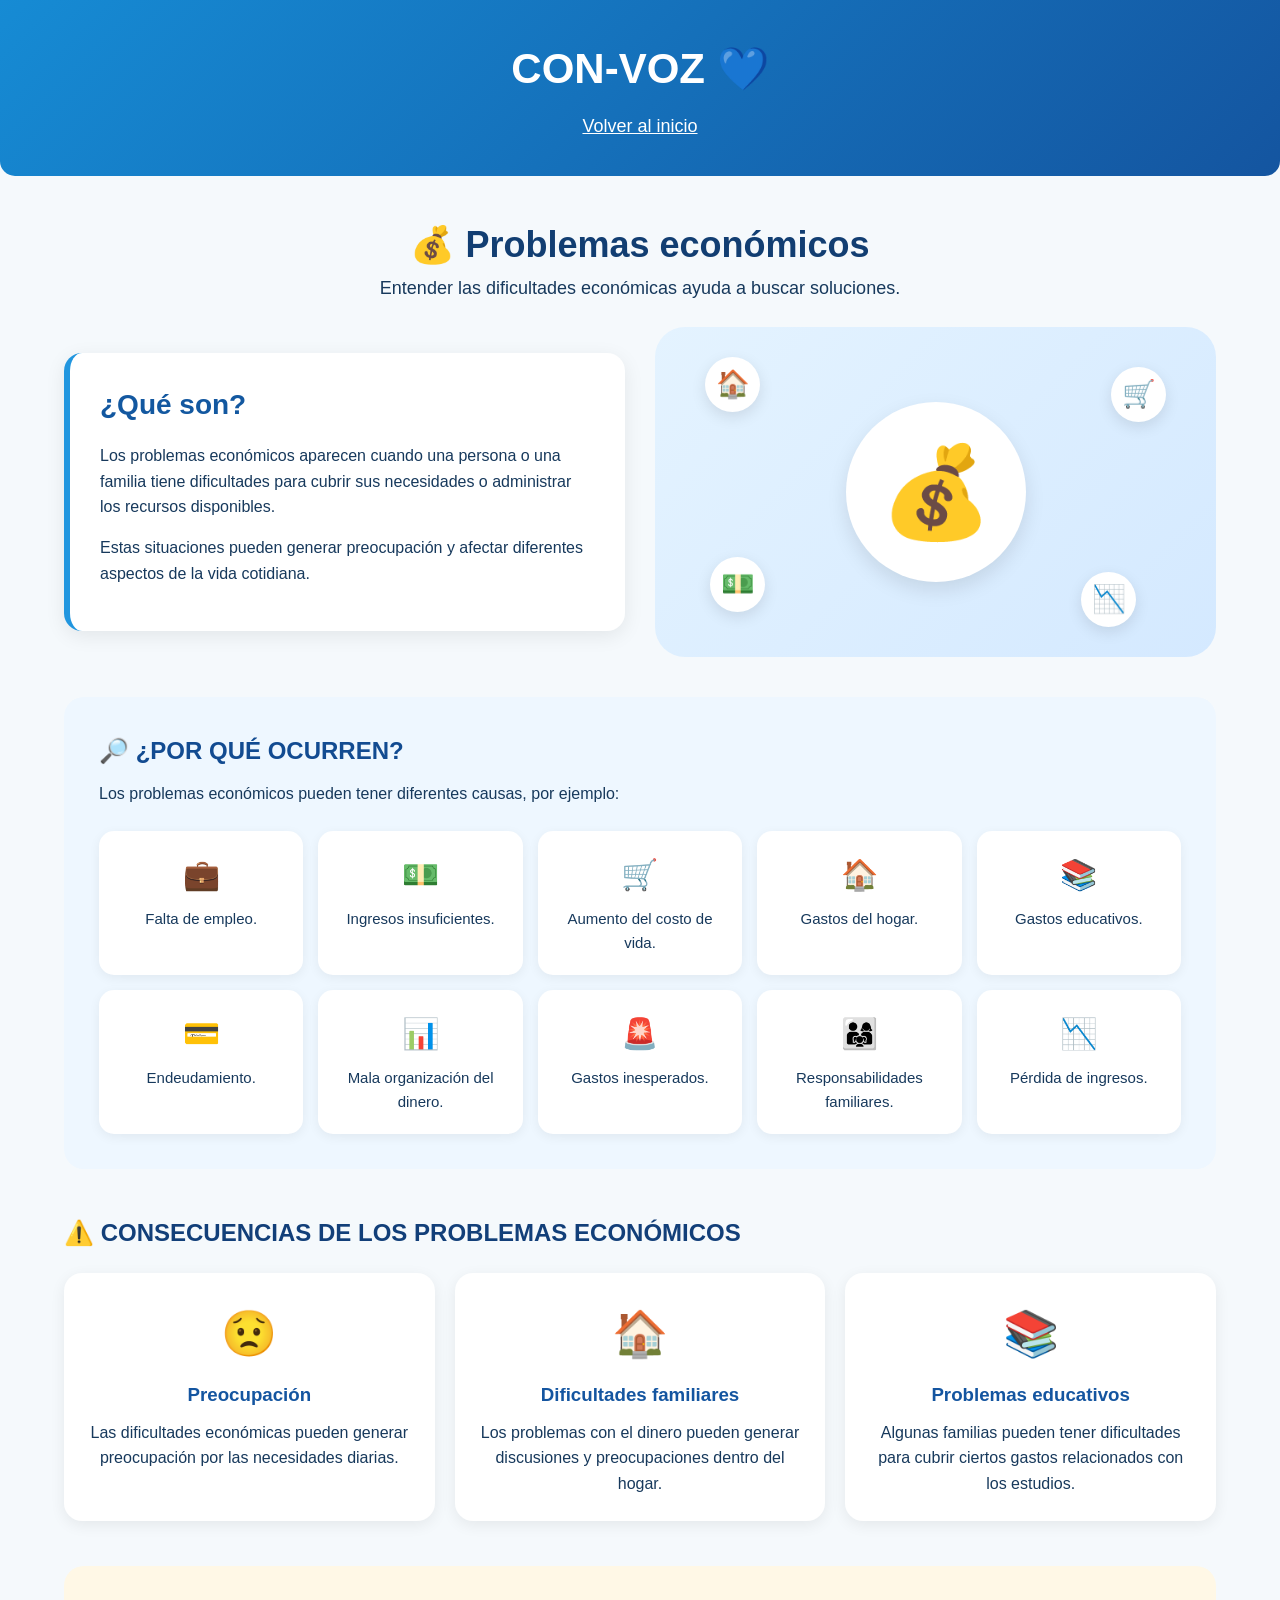
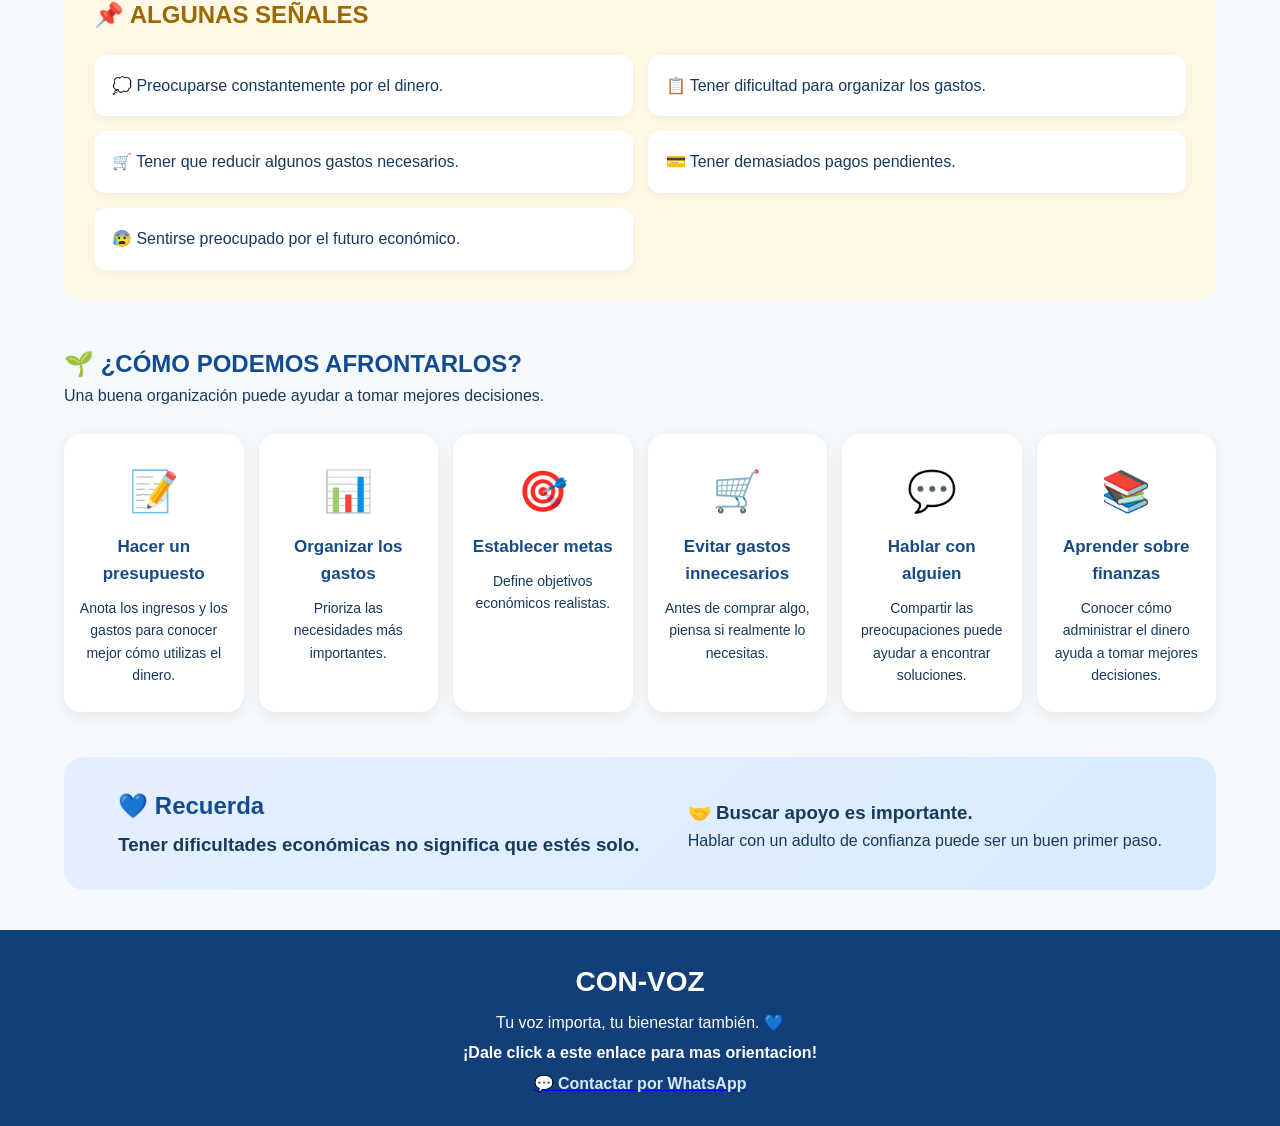
<file: Problemas económicos.html>
<!DOCTYPE html>
<html lang="es">
<head>
    <meta charset="UTF-8">
    <meta name="viewport" content="width=device-width, initial-scale=1.0">
    <title>CON-VOZ | Problemas económicos</title>
    <link rel="stylesheet" href="problema eco.css">
</head>

<body>

    <!-- ENCABEZADO -->
    <header>
        <h1>CON-VOZ 💙</h1>
        <a href="index.html">Volver al inicio</a>
    </header>

    <main>

        <!-- TÍTULO -->
        <section class="titulo">
            <h2>💰 Problemas económicos</h2>
            <p>Entender las dificultades económicas ayuda a buscar soluciones.</p>
        </section>


        <!-- ¿QUÉ SON? -->
        <section class="introduccion">

            <div class="tarjeta texto">
                <h2>¿Qué son?</h2>

                <p>
                    Los problemas económicos aparecen cuando una persona o una
                    familia tiene dificultades para cubrir sus necesidades o
                    administrar los recursos disponibles.
                </p>

                <p>
                    Estas situaciones pueden generar preocupación y afectar
                    diferentes aspectos de la vida cotidiana.
                </p>
            </div>

            <div class="imagen">

                <div class="persona">💰</div>

                <div class="icono icono1">🏠</div>
                <div class="icono icono2">🛒</div>
                <div class="icono icono3">📉</div>
                <div class="icono icono4">💵</div>

            </div>

        </section>


        <!-- CAUSAS -->
        <section class="causas">

            <h2>🔎 ¿POR QUÉ OCURREN?</h2>

            <p>
                Los problemas económicos pueden tener diferentes causas,
                por ejemplo:
            </p>

            <div class="grid-causas">

                <div class="causa">
                    💼
                    <span>Falta de empleo.</span>
                </div>

                <div class="causa">
                    💵
                    <span>Ingresos insuficientes.</span>
                </div>

                <div class="causa">
                    🛒
                    <span>Aumento del costo de vida.</span>
                </div>

                <div class="causa">
                    🏠
                    <span>Gastos del hogar.</span>
                </div>

                <div class="causa">
                    📚
                    <span>Gastos educativos.</span>
                </div>

                <div class="causa">
                    💳
                    <span>Endeudamiento.</span>
                </div>

                <div class="causa">
                    📊
                    <span>Mala organización del dinero.</span>
                </div>

                <div class="causa">
                    🚨
                    <span>Gastos inesperados.</span>
                </div>

                <div class="causa">
                    👨‍👩‍👧
                    <span>Responsabilidades familiares.</span>
                </div>

                <div class="causa">
                    📉
                    <span>Pérdida de ingresos.</span>
                </div>

            </div>

        </section>


        <!-- CONSECUENCIAS -->
        <section class="consecuencias">

            <h2>⚠️ CONSECUENCIAS DE LOS PROBLEMAS ECONÓMICOS</h2>

            <div class="grid-consecuencias">

                <div class="tarjeta-consecuencia">
                    <span>😟</span>
                    <h3>Preocupación</h3>
                    <p>
                        Las dificultades económicas pueden generar
                        preocupación por las necesidades diarias.
                    </p>
                </div>

                <div class="tarjeta-consecuencia">
                    <span>🏠</span>
                    <h3>Dificultades familiares</h3>
                    <p>
                        Los problemas con el dinero pueden generar
                        discusiones y preocupaciones dentro del hogar.
                    </p>
                </div>

                <div class="tarjeta-consecuencia">
                    <span>📚</span>
                    <h3>Problemas educativos</h3>
                    <p>
                        Algunas familias pueden tener dificultades para
                        cubrir ciertos gastos relacionados con los estudios.
                    </p>
                </div>

            </div>

        </section>


        <!-- SEÑALES -->
        <section class="senales">

            <h2>📌 ALGUNAS SEÑALES</h2>

            <div class="lista-senales">

                <div>💭 Preocuparse constantemente por el dinero.</div>

                <div>📋 Tener dificultad para organizar los gastos.</div>

                <div>🛒 Tener que reducir algunos gastos necesarios.</div>

                <div>💳 Tener demasiados pagos pendientes.</div>

                <div>😰 Sentirse preocupado por el futuro económico.</div>

            </div>

        </section>


        <!-- CONSEJOS -->
        <section class="consejos">

            <h2>🌱 ¿CÓMO PODEMOS AFRONTARLOS?</h2>

            <p>
                Una buena organización puede ayudar a tomar mejores decisiones.
            </p>

            <div class="grid-consejos">

                <div class="consejo">
                    <span>📝</span>
                    <h3>Hacer un presupuesto</h3>
                    <p>
                        Anota los ingresos y los gastos para conocer
                        mejor cómo utilizas el dinero.
                    </p>
                </div>

                <div class="consejo">
                    <span>📊</span>
                    <h3>Organizar los gastos</h3>
                    <p>
                        Prioriza las necesidades más importantes.
                    </p>
                </div>

                <div class="consejo">
                    <span>🎯</span>
                    <h3>Establecer metas</h3>
                    <p>
                        Define objetivos económicos realistas.
                    </p>
                </div>

                <div class="consejo">
                    <span>🛒</span>
                    <h3>Evitar gastos innecesarios</h3>
                    <p>
                        Antes de comprar algo, piensa si realmente
                        lo necesitas.
                    </p>
                </div>

                <div class="consejo">
                    <span>💬</span>
                    <h3>Hablar con alguien</h3>
                    <p>
                        Compartir las preocupaciones puede ayudar
                        a encontrar soluciones.
                    </p>
                </div>

                <div class="consejo">
                    <span>📚</span>
                    <h3>Aprender sobre finanzas</h3>
                    <p>
                        Conocer cómo administrar el dinero ayuda
                        a tomar mejores decisiones.
                    </p>
                </div>

            </div>

        </section>


        <!-- MENSAJE FINAL -->
        <section class="mensaje">

            <div>
                <h2>💙 Recuerda</h2>
                <h3>
                    Tener dificultades económicas no significa que estés solo.
                </h3>
            </div>

            <div>
                <h3>🤝 Buscar apoyo es importante.</h3>
                <p>
                    Hablar con un adulto de confianza puede ser un buen primer paso.
                </p>
            </div>
          

        </section>

    </main>


    <!-- PIE DE PÁGINA -->
    <footer>
        <h2>CON-VOZ</h2>
        <p>Tu voz importa, tu bienestar también. 💙</p>
        <strong><p>¡Dale click a este enlace para mas orientacion!</p></strong>
      <a  href="  https://wa.me/573107244516?text=Hola%2C%20necesito%20orientaci%C3%B3n%20sobre%20salud%20mental."
    target="_blank"
    class="boton-whatsapp">
  <strong><p class="unos"> 💬 Contactar por WhatsApp</p> </strong>
</a>
    </footer>
   

</body>
</html>
</file>
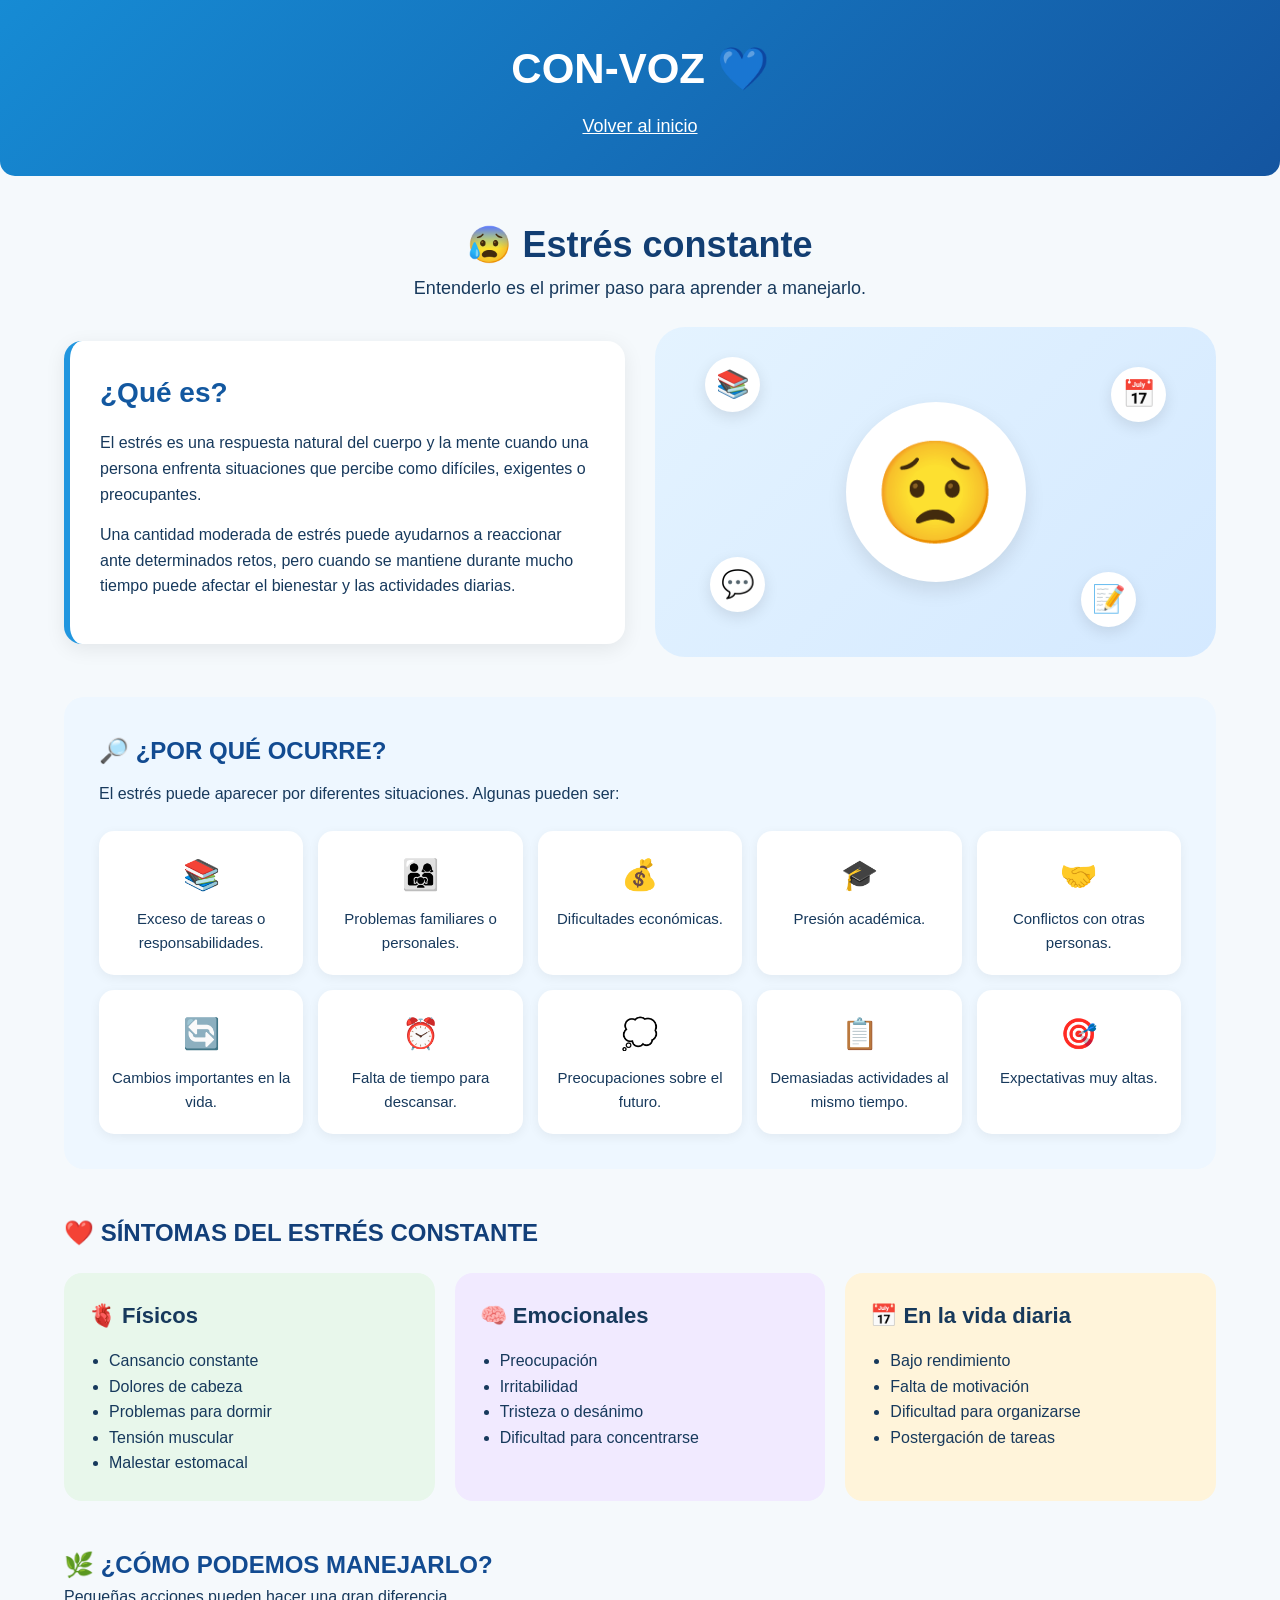
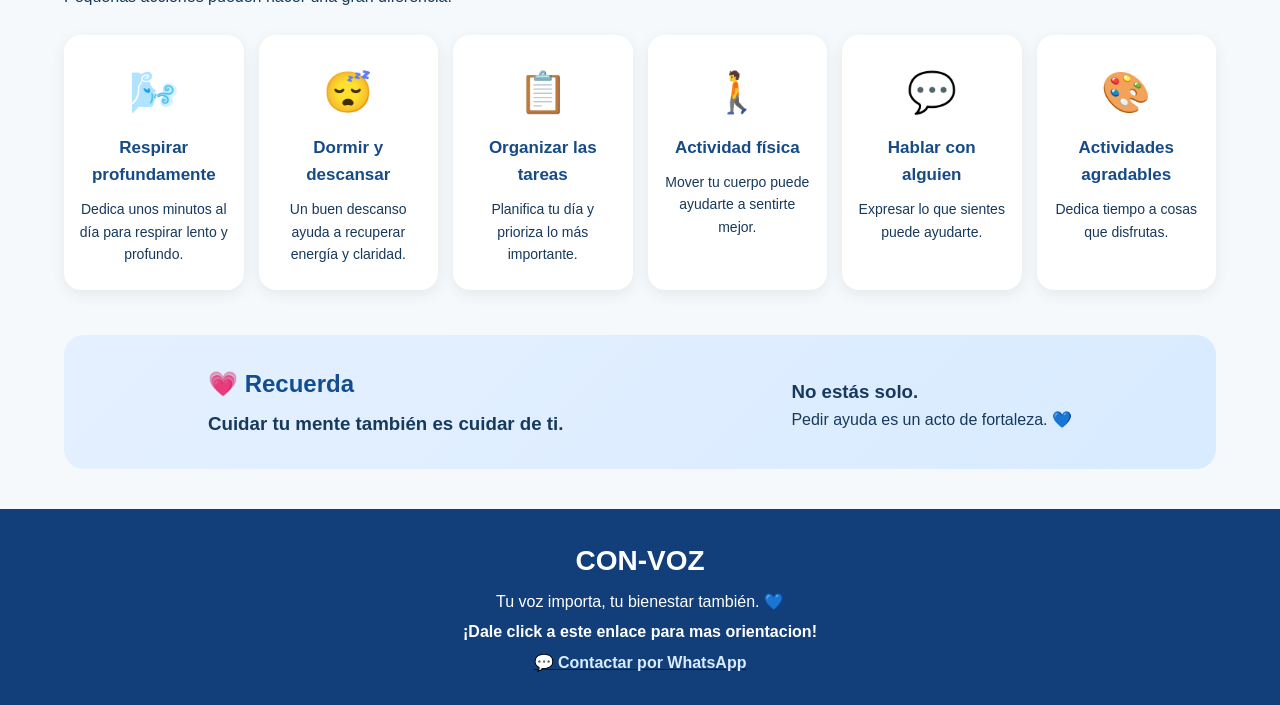
<file: h/Estrés constante.html>
<!DOCTYPE html>
<html lang="es">
<head>
    <meta charset="UTF-8">
    <meta name="viewport" content="width=device-width, initial-scale=1.0">
    <title>CON-VOZ | Estrés constante</title>
    <link rel="stylesheet" href="estres.css">
</head>

<body>

    <!-- ENCABEZADO -->
    <header>
        <h1>CON-VOZ 💙</h1>
        <a href="#">Volver al inicio</a>
    </header>

    <main>

        <!-- TÍTULO -->
        <section class="titulo">
            <h2>😰 Estrés constante</h2>
            <p>Entenderlo es el primer paso para aprender a manejarlo.</p>
        </section>

        <!-- ¿QUÉ ES? -->
        <section class="introduccion">

            <div class="tarjeta texto">
                <h2>¿Qué es?</h2>

                <p>
                    El estrés es una respuesta natural del cuerpo y la mente
                    cuando una persona enfrenta situaciones que percibe como
                    difíciles, exigentes o preocupantes.
                </p>

                <p>
                    Una cantidad moderada de estrés puede ayudarnos a reaccionar
                    ante determinados retos, pero cuando se mantiene durante
                    mucho tiempo puede afectar el bienestar y las actividades
                    diarias.
                </p>
            </div>

            <div class="imagen">
                <div class="persona">😟</div>
                <div class="icono icono1">📚</div>
                <div class="icono icono2">📅</div>
                <div class="icono icono3">📝</div>
                <div class="icono icono4">💬</div>
            </div>

        </section>

        <!-- CAUSAS -->
        <section class="causas">

            <h2>🔎 ¿POR QUÉ OCURRE?</h2>

            <p>
                El estrés puede aparecer por diferentes situaciones.
                Algunas pueden ser:
            </p>

            <div class="grid-causas">

                <div class="causa">
                    📚
                    <span>Exceso de tareas o responsabilidades.</span>
                </div>

                <div class="causa">
                    👨‍👩‍👧
                    <span>Problemas familiares o personales.</span>
                </div>

                <div class="causa">
                    💰
                    <span>Dificultades económicas.</span>
                </div>

                <div class="causa">
                    🎓
                    <span>Presión académica.</span>
                </div>

                <div class="causa">
                    🤝
                    <span>Conflictos con otras personas.</span>
                </div>

                <div class="causa">
                    🔄
                    <span>Cambios importantes en la vida.</span>
                </div>

                <div class="causa">
                    ⏰
                    <span>Falta de tiempo para descansar.</span>
                </div>

                <div class="causa">
                    💭
                    <span>Preocupaciones sobre el futuro.</span>
                </div>

                <div class="causa">
                    📋
                    <span>Demasiadas actividades al mismo tiempo.</span>
                </div>

                <div class="causa">
                    🎯
                    <span>Expectativas muy altas.</span>
                </div>

            </div>

        </section>

        <!-- SÍNTOMAS -->
        <section class="sintomas">

            <h2>❤️ SÍNTOMAS DEL ESTRÉS CONSTANTE</h2>

            <div class="grid-sintomas">

                <div class="tarjeta-sintoma fisicos">
                    <h3>🫀 Físicos</h3>

                    <ul>
                        <li>Cansancio constante</li>
                        <li>Dolores de cabeza</li>
                        <li>Problemas para dormir</li>
                        <li>Tensión muscular</li>
                        <li>Malestar estomacal</li>
                    </ul>
                </div>

                <div class="tarjeta-sintoma emocionales">
                    <h3>🧠 Emocionales</h3>

                    <ul>
                        <li>Preocupación</li>
                        <li>Irritabilidad</li>
                        <li>Tristeza o desánimo</li>
                        <li>Dificultad para concentrarse</li>
                    </ul>
                </div>

                <div class="tarjeta-sintoma diario">
                    <h3>📅 En la vida diaria</h3>

                    <ul>
                        <li>Bajo rendimiento</li>
                        <li>Falta de motivación</li>
                        <li>Dificultad para organizarse</li>
                        <li>Postergación de tareas</li>
                    </ul>
                </div>

            </div>

        </section>

        <!-- CONSEJOS -->
        <section class="consejos">

            <h2>🌿 ¿CÓMO PODEMOS MANEJARLO?</h2>

            <p>Pequeñas acciones pueden hacer una gran diferencia.</p>

            <div class="grid-consejos">

                <div class="consejo">
                    <span>🌬️</span>
                    <h3>Respirar profundamente</h3>
                    <p>Dedica unos minutos al día para respirar lento y profundo.</p>
                </div>

                <div class="consejo">
                    <span>😴</span>
                    <h3>Dormir y descansar</h3>
                    <p>Un buen descanso ayuda a recuperar energía y claridad.</p>
                </div>

                <div class="consejo">
                    <span>📋</span>
                    <h3>Organizar las tareas</h3>
                    <p>Planifica tu día y prioriza lo más importante.</p>
                </div>

                <div class="consejo">
                    <span>🚶</span>
                    <h3>Actividad física</h3>
                    <p>Mover tu cuerpo puede ayudarte a sentirte mejor.</p>
                </div>

                <div class="consejo">
                    <span>💬</span>
                    <h3>Hablar con alguien</h3>
                    <p>Expresar lo que sientes puede ayudarte.</p>
                </div>

                <div class="consejo">
                    <span>🎨</span>
                    <h3>Actividades agradables</h3>
                    <p>Dedica tiempo a cosas que disfrutas.</p>
                </div>

            </div>

        </section>

        <!-- MENSAJE FINAL -->
        <section class="mensaje">

            <div>
                <h2>💗 Recuerda</h2>
                <h3>Cuidar tu mente también es cuidar de ti.</h3>
            </div>

            <div>
                <h3>No estás solo.</h3>
                <p>Pedir ayuda es un acto de fortaleza. 💙</p>
            </div>

        </section>

    </main>

    <!-- PIE DE PÁGINA -->
    <footer>
        <h2>CON-VOZ</h2>
        <p>Tu voz importa, tu bienestar también. 💙</p>
         <strong><p>¡Dale click a este enlace para mas orientacion!</p></strong>
      <a  href="  https://wa.me/573107244516?text=Hola%2C%20necesito%20orientaci%C3%B3n%20sobre%20salud%20mental."
    target="_blank"
    class="boton-whatsapp">
  <strong><p class="unos"> 💬 Contactar por WhatsApp</p> </strong>
</a>
    </footer>

</body>
</html>
</file>
<file: index.css>
.* {

    box-sizing: border-box;

    margin: 0;

    padding: 0;

}

body {

    font-family: Arial, sans-serif;

    background: #f4f7f8;

    color: #263746;

}

.contenedor {

    width: 95%;

    max-width: 1200px;

    margin: 25px auto;

}

/* TÍTULO */

header {

    background: #1685d9;

    color: white;

    text-align: center;

    padding: 22px;

    border-radius: 8px;

    margin-bottom: 20px;

}

header h1 {

    font-size: 32px;

    letter-spacing: 1px;

}

/* IMÁGENES */

.imagenes {

    display: grid;

    grid-template-columns: repeat(3, 1fr);

    gap: 12px;

    margin-bottom: 20px;

}

.imagenes img {

    width: 100%;

    height: 220px;

    object-fit: cover;

    border-radius: 6px;

}

/* TARJETAS */

.grid {

    display: grid;

    grid-template-columns: 1fr 1.5fr 1fr;

    gap: 15px;

}

.tarjeta {

    background: white;

    border-radius: 10px;

    padding: 20px;

    margin-bottom: 15px;

    box-shadow: 0 2px 8px rgba(0, 0, 0, 0.08);

}

.tarjeta h2 {

    color: #1767a5;

    font-size: 20px;

    margin-bottom: 15px;

}

.tarjeta p {

    line-height: 1.6;

}

/* LISTAS */

ul {

    list-style: none;

}

li {

    margin: 12px 0;

    line-height: 1.4;

}

li::before {

    content: "●";

    color: #4ba3d3;

    margin-right: 10px;

}

/* FACTORES */

.factores {

    display: grid;

    grid-template-columns: repeat(2, 1fr);

    gap: 12px;

}

.factor {

    background: #eef7fa;

    padding: 15px;

    border-radius: 10px;

    text-align: center;

    line-height: 1.8;

    font-size: 15px;

}

/* ALERTAS */

.alertas {

    background: #fff5f5;

}

.alertas h2 {

    color: #b34b4b;

}

/* CUIDADOS */

.cuidados-grid {

    display: grid;

    grid-template-columns: repeat(3, 1fr);

    gap: 15px;

}

.cuidado {

    text-align: center;

    background: #edf7ef;

    padding: 18px;

    border-radius: 10px;

    font-size: 30px;

}

.cuidado strong {

    display: block;

    font-size: 16px;

    margin-top: 8px;

}

.cuidado p {

    font-size: 14px;

}

/* AYUDA */

.ayuda {

    background: #eef7ff;

}

.ayuda h2 {

    color: #1767a5;

}

/* PIE DE PÁGINA */

footer {

    text-align: center;

    margin-top: 25px;

    padding: 18px;

    color: #777;

}

/* CELULAR */

@media (max-width: 800px) {

    .imagenes {

        grid-template-columns: 1fr;

    }

    .grid {

        grid-template-columns: 1fr;

    }

    .cuidados-grid {

        grid-template-columns: 1fr 1fr;

    }

}

@media (max-width: 500px) {

    header h1 {

        font-size: 25px;

    }

    .cuidados-grid {

        grid-template-columns: 1fr;

    }
 boton-whatsapp {
    display: inline-block;
    margin-top: 15px;
    padding: 12px 20px;
    background: #25D366;
    color: white;
    text-decoration: none;
    border-radius: 8px;
    font-weight: bold;
    transition: 0.3s;
}

.boton-whatsapp:hover {
    background: #1ebe5d;
    transform: scale(1.03);
}
}
/* ============================= */
/* FORMULARIO CON-VOZ            */
/* ============================= */

.formulario-convoz {
    max-width: 700px;
    margin: 40px auto;
    padding: 30px;
    border-radius: 20px;
    background: rgba(255, 255, 255, 0.95);
    box-shadow: 0 5px 20px rgba(0, 0, 0, 0.15);
}

.formulario-convoz h2 {
    text-align: center;
    margin-bottom: 15px;
}

.formulario-convoz p {
    text-align: center;
    line-height: 1.6;
    margin-bottom: 25px;
}

.formulario-convoz label {
    display: block;
    margin-top: 15px;
    margin-bottom: 6px;
    font-weight: bold;
}

.formulario-convoz input[type="text"],
.formulario-convoz input[type="email"],
.formulario-convoz input[type="tel"],
.formulario-convoz textarea {
    width: 100%;
    padding: 13px;
    border: 1px solid #ccc;
    border-radius: 10px;
    font-size: 16px;
    font-family: inherit;
    box-sizing: border-box;
}

.formulario-convoz textarea {
    min-height: 150px;
    resize: vertical;
}

.formulario-convoz input:focus,
.formulario-convoz textarea:focus {
    outline: none;
    border: 2px solid #555;
}

.aceptacion {
    display: flex;
    align-items: flex-start;
    gap: 10px;
    margin-top: 20px;
}

.aceptacion input {
    margin-top: 4px;
}

.aceptacion label {
    margin: 0;
    font-weight: normal;
}

.formulario-convoz button {
    width: 100%;
    padding: 14px;
    margin-top: 25px;
    border: none;
    border-radius: 10px;
    background: #333;
    color: white;
    font-size: 17px;
    font-weight: bold;
    cursor: pointer;
}

.formulario-convoz button:hover {
    opacity: 0.85;
}

.aviso-formulario {
    margin-top: 20px;
    padding: 15px;
    border-radius: 10px;
    background: #f1f1f1;
    font-size: 13px;
    line-height: 1.5;
}
.boton-encuesta {
    display: block;
    width: 80%;
    max-width: 500px;
    margin: 30px auto;
    padding: 16px;
    background: #24577a;
    color: white;
    text-align: center;
    text-decoration: none;
    border-radius: 12px;
    font-size: 18px;
    font-weight: bold;
}

.boton-encuesta:hover {
    opacity: 0.85;
}
</file>
<file: h/index.css>
.* {

    box-sizing: border-box;

    margin: 0;

    padding: 0;

}

body {

    font-family: Arial, sans-serif;

    background: #f4f7f8;

    color: #263746;

}

.contenedor {

    width: 95%;

    max-width: 1200px;

    margin: 25px auto;

}

/* TÍTULO */

header {

    background: #1685d9;

    color: white;

    text-align: center;

    padding: 22px;

    border-radius: 8px;

    margin-bottom: 20px;

}

header h1 {

    font-size: 32px;

    letter-spacing: 1px;

}

/* IMÁGENES */

.imagenes {

    display: grid;

    grid-template-columns: repeat(3, 1fr);

    gap: 12px;

    margin-bottom: 20px;

}

.imagenes img {

    width: 100%;

    height: 220px;

    object-fit: cover;

    border-radius: 6px;

}

/* TARJETAS */

.grid {

    display: grid;

    grid-template-columns: 1fr 1.5fr 1fr;

    gap: 15px;

}

.tarjeta {

    background: white;

    border-radius: 10px;

    padding: 20px;

    margin-bottom: 15px;

    box-shadow: 0 2px 8px rgba(0, 0, 0, 0.08);

}

.tarjeta h2 {

    color: #1767a5;

    font-size: 20px;

    margin-bottom: 15px;

}

.tarjeta p {

    line-height: 1.6;

}

/* LISTAS */

ul {

    list-style: none;

}

li {

    margin: 12px 0;

    line-height: 1.4;

}

li::before {

    content: "●";

    color: #4ba3d3;

    margin-right: 10px;

}

/* FACTORES */

.factores {

    display: grid;

    grid-template-columns: repeat(2, 1fr);

    gap: 12px;

}

.factor {

    background: #eef7fa;

    padding: 15px;

    border-radius: 10px;

    text-align: center;

    line-height: 1.8;

    font-size: 15px;

}

/* ALERTAS */

.alertas {

    background: #fff5f5;

}

.alertas h2 {

    color: #b34b4b;

}

/* CUIDADOS */

.cuidados-grid {

    display: grid;

    grid-template-columns: repeat(3, 1fr);

    gap: 15px;

}

.cuidado {

    text-align: center;

    background: #edf7ef;

    padding: 18px;

    border-radius: 10px;

    font-size: 30px;

}

.cuidado strong {

    display: block;

    font-size: 16px;

    margin-top: 8px;

}

.cuidado p {

    font-size: 14px;

}

/* AYUDA */

.ayuda {

    background: #eef7ff;

}

.ayuda h2 {

    color: #1767a5;

}

/* PIE DE PÁGINA */

footer {

    text-align: center;

    margin-top: 25px;

    padding: 18px;

    color: #777;

}

/* CELULAR */

@media (max-width: 800px) {

    .imagenes {

        grid-template-columns: 1fr;

    }

    .grid {

        grid-template-columns: 1fr;

    }

    .cuidados-grid {

        grid-template-columns: 1fr 1fr;

    }

}

@media (max-width: 500px) {

    header h1 {

        font-size: 25px;

    }

    .cuidados-grid {

        grid-template-columns: 1fr;

    }
 boton-whatsapp {
    display: inline-block;
    margin-top: 15px;
    padding: 12px 20px;
    background: #25D366;
    color: white;
    text-decoration: none;
    border-radius: 8px;
    font-weight: bold;
    transition: 0.3s;
}

.boton-whatsapp:hover {
    background: #1ebe5d;
    transform: scale(1.03);
}
}
</file>
<file: aislamiento.css>
/* CONFIGURACIÓN GENERAL */

* {
    margin: 0;
    padding: 0;
    box-sizing: border-box;
}

body {
    font-family: Arial, sans-serif;
    background: #f5f9fc;
    color: #17395c;
    line-height: 1.6;
}


/* ENCABEZADO */

header {
    background: linear-gradient(135deg, #168bd4, #1455a0);
    color: white;
    text-align: center;
    padding: 35px 20px;
    border-radius: 0 0 15px 15px;
}

header h1 {
    font-size: 42px;
    margin-bottom: 10px;
}

header a {
    color: white;
    font-size: 18px;
}


/* CONTENEDOR */

main {
    width: 90%;
    max-width: 1200px;
    margin: auto;
}


/* TÍTULO */

.titulo {
    text-align: center;
    padding: 40px 10px 25px;
}

.titulo h2 {
    font-size: 36px;
    color: #123e72;
}

.titulo p {
    font-size: 18px;
}


/* INTRODUCCIÓN */

.introduccion {
    display: grid;
    grid-template-columns: 1fr 1fr;
    gap: 30px;
    align-items: center;
    margin-bottom: 40px;
}

.tarjeta {
    background: white;
    padding: 30px;
    border-radius: 18px;
    box-shadow: 0 5px 20px rgba(0, 0, 0, .08);
}

.texto {
    border-left: 6px solid #2196df;
}

.texto h2 {
    color: #1358a0;
    margin-bottom: 15px;
    font-size: 28px;
}

.texto p {
    margin-bottom: 15px;
}


/* ILUSTRACIÓN */

.imagen {
    height: 330px;
    background: linear-gradient(135deg, #e3f2ff, #d9e9ff);
    border-radius: 30px;
    position: relative;

    display: flex;
    justify-content: center;
    align-items: center;
}

.persona {
    background: white;

    width: 180px;
    height: 180px;

    border-radius: 50%;

    display: flex;
    justify-content: center;
    align-items: center;

    font-size: 90px;

    box-shadow: 0 8px 20px rgba(0, 0, 0, .1);
}

.icono {
    position: absolute;

    background: white;

    width: 55px;
    height: 55px;

    border-radius: 50%;

    display: flex;
    align-items: center;
    justify-content: center;

    font-size: 27px;

    box-shadow: 0 5px 15px rgba(0, 0, 0, .1);
}

.icono1 {
    top: 30px;
    left: 50px;
}

.icono2 {
    top: 40px;
    right: 50px;
}

.icono3 {
    bottom: 30px;
    right: 80px;
}

.icono4 {
    bottom: 45px;
    left: 55px;
}


/* CAUSAS */

.causas {
    background: #eef7ff;
    padding: 35px;
    border-radius: 20px;
    margin-bottom: 45px;
}

.causas h2 {
    color: #124b91;
    margin-bottom: 10px;
}

.grid-causas {
    display: grid;
    grid-template-columns: repeat(5, 1fr);
    gap: 15px;
    margin-top: 25px;
}

.causa {
    background: white;
    padding: 20px 12px;
    border-radius: 15px;
    text-align: center;
    font-size: 30px;

    box-shadow: 0 3px 12px rgba(0, 0, 0, .06);

    transition: .3s;
}

.causa:hover {
    transform: translateY(-5px);
}

.causa span {
    display: block;
    font-size: 15px;
    margin-top: 8px;
}


/* CONSECUENCIAS */

.consecuencias {
    margin-bottom: 45px;
}

.consecuencias > h2 {
    color: #123f79;
    margin-bottom: 20px;
}

.grid-consecuencias {
    display: grid;
    grid-template-columns: repeat(3, 1fr);
    gap: 20px;
}

.tarjeta-consecuencia {
    background: white;
    padding: 25px;
    border-radius: 18px;
    text-align: center;
    min-height: 220px;

    box-shadow: 0 4px 15px rgba(0, 0, 0, .07);
}

.tarjeta-consecuencia span {
    font-size: 45px;
}

.tarjeta-consecuencia h3 {
    color: #1455a0;
    margin: 10px 0;
}


/* SEÑALES */

.senales {
    background: #fff8e6;
    padding: 30px;
    border-radius: 20px;
    margin-bottom: 45px;
}

.senales h2 {
    color: #9a6900;
    margin-bottom: 20px;
}

.lista-senales {
    display: grid;
    grid-template-columns: repeat(2, 1fr);
    gap: 15px;
}

.lista-senales div {
    background: white;
    padding: 18px;
    border-radius: 12px;

    box-shadow: 0 3px 10px rgba(0, 0, 0, .05);
}


/* CONSEJOS */

.consejos {
    margin-bottom: 45px;
}

.consejos > h2 {
    color: #124b91;
}

.grid-consejos {
    display: grid;
    grid-template-columns: repeat(6, 1fr);
    gap: 15px;
    margin-top: 25px;
}

.consejo {
    background: white;
    text-align: center;

    padding: 25px 15px;

    border-radius: 17px;

    box-shadow: 0 4px 15px rgba(0, 0, 0, .07);

    transition: .3s;
}

.consejo:hover {
    transform: translateY(-6px);
}

.consejo span {
    font-size: 40px;
}

.consejo h3 {
    font-size: 17px;
    margin: 10px 0;
    color: #164b86;
}

.consejo p {
    font-size: 14px;
}


/* MENSAJE FINAL */

.mensaje {
    background: linear-gradient(135deg, #e5f0ff, #d8ebff);

    padding: 30px;

    border-radius: 20px;

    display: flex;

    justify-content: space-around;

    align-items: center;

    margin-bottom: 40px;
}

.mensaje h2 {
    color: #124d91;
}

.mensaje h3 {
    margin-top: 5px;
}


/* PIE DE PÁGINA */

footer {
    background: #123f79;

    color: white;

    text-align: center;

    padding: 30px;
}

footer h2 {
    font-size: 28px;
}

footer p {
    margin-top: 5px;
}


/* TABLET */

@media (max-width: 900px) {

    .introduccion {
        grid-template-columns: 1fr;
    }

    .grid-causas {
        grid-template-columns: repeat(2, 1fr);
    }

    .grid-consecuencias {
        grid-template-columns: 1fr;
    }

    .grid-consejos {
        grid-template-columns: repeat(2, 1fr);
    }

    .lista-senales {
        grid-template-columns: 1fr;
    }

    .mensaje {
        flex-direction: column;
        text-align: center;
        gap: 20px;
    }
}


/* CELULAR */

@media (max-width: 600px) {

    header h1 {
        font-size: 32px;
    }

    .titulo h2 {
        font-size: 28px;
    }

    .grid-causas,
    .grid-consejos {
        grid-template-columns: 1fr;
    }

    main {
        width: 94%;
    }

    .causas {
        padding: 20px;
    }
}
.unos{
    color: #e3f2ff;
}
</file>
<file: estres.css>
/* CONFIGURACIÓN GENERAL */

* {
    margin: 0;
    padding: 0;
    box-sizing: border-box;
}

body {
    font-family: Arial, sans-serif;
    background: #f5f9fc;
    color: #17395c;
    line-height: 1.6;
}


/* ENCABEZADO */

header {
    background: linear-gradient(135deg, #168bd4, #1455a0);
    color: white;
    text-align: center;
    padding: 35px 20px;
    border-radius: 0 0 15px 15px;
}

header h1 {
    font-size: 42px;
    margin-bottom: 10px;
}

header a {
    color: white;
    font-size: 18px;
}


/* CONTENEDOR PRINCIPAL */

main {
    width: 90%;
    max-width: 1200px;
    margin: auto;
}


/* TÍTULO */

.titulo {
    text-align: center;
    padding: 40px 10px 25px;
}

.titulo h2 {
    font-size: 36px;
    color: #123e72;
}

.titulo p {
    font-size: 18px;
}


/* INTRODUCCIÓN */

.introduccion {
    display: grid;
    grid-template-columns: 1fr 1fr;
    gap: 30px;
    align-items: center;
    margin-bottom: 40px;
}

.tarjeta {
    background: white;
    padding: 30px;
    border-radius: 18px;
    box-shadow: 0 5px 20px rgba(0, 0, 0, 0.08);
}

.texto {
    border-left: 6px solid #2196df;
}

.texto h2 {
    color: #1358a0;
    margin-bottom: 15px;
    font-size: 28px;
}

.texto p {
    margin-bottom: 15px;
}


/* ILUSTRACIÓN */

.imagen {
    height: 330px;
    background: linear-gradient(135deg, #e4f3ff, #d4e9ff);
    border-radius: 30px;
    position: relative;
    display: flex;
    justify-content: center;
    align-items: center;
}

.persona {
    background: white;
    width: 180px;
    height: 180px;
    border-radius: 50%;
    display: flex;
    justify-content: center;
    align-items: center;
    font-size: 100px;
    box-shadow: 0 8px 20px rgba(0,0,0,.1);
}

.icono {
    position: absolute;
    background: white;
    width: 55px;
    height: 55px;
    border-radius: 50%;
    display: flex;
    align-items: center;
    justify-content: center;
    font-size: 27px;
    box-shadow: 0 5px 15px rgba(0,0,0,.1);
}

.icono1 {
    top: 30px;
    left: 50px;
}

.icono2 {
    top: 40px;
    right: 50px;
}

.icono3 {
    bottom: 30px;
    right: 80px;
}

.icono4 {
    bottom: 45px;
    left: 55px;
}


/* CAUSAS */

.causas {
    background: #eef7ff;
    padding: 35px;
    border-radius: 20px;
    margin-bottom: 45px;
}

.causas h2 {
    color: #124b91;
    margin-bottom: 10px;
}

.grid-causas {
    display: grid;
    grid-template-columns: repeat(5, 1fr);
    gap: 15px;
    margin-top: 25px;
}

.causa {
    background: white;
    padding: 20px 12px;
    border-radius: 15px;
    text-align: center;
    font-size: 30px;
    box-shadow: 0 3px 12px rgba(0,0,0,.06);
    transition: .3s;
}

.causa:hover {
    transform: translateY(-5px);
}

.causa span {
    display: block;
    font-size: 15px;
    margin-top: 8px;
}


/* SÍNTOMAS */

.sintomas {
    margin-bottom: 45px;
}

.sintomas > h2 {
    color: #123f79;
    margin-bottom: 20px;
}

.grid-sintomas {
    display: grid;
    grid-template-columns: repeat(3, 1fr);
    gap: 20px;
}

.tarjeta-sintoma {
    padding: 25px;
    border-radius: 18px;
    min-height: 220px;
}

.tarjeta-sintoma h3 {
    margin-bottom: 15px;
    font-size: 22px;
}

.tarjeta-sintoma ul {
    padding-left: 20px;
}

.fisicos {
    background: #e8f7eb;
}

.emocionales {
    background: #f1eaff;
}

.diario {
    background: #fff4da;
}


/* CONSEJOS */

.consejos {
    margin-bottom: 45px;
}

.consejos > h2 {
    color: #124b91;
}

.grid-consejos {
    display: grid;
    grid-template-columns: repeat(6, 1fr);
    gap: 15px;
    margin-top: 25px;
}

.consejo {
    background: white;
    text-align: center;
    padding: 25px 15px;
    border-radius: 17px;
    box-shadow: 0 4px 15px rgba(0,0,0,.07);
    transition: .3s;
}

.consejo:hover {
    transform: translateY(-6px);
}

.consejo span {
    font-size: 40px;
}

.consejo h3 {
    font-size: 17px;
    margin: 10px 0;
    color: #164b86;
}

.consejo p {
    font-size: 14px;
}


/* MENSAJE FINAL */

.mensaje {
    background: linear-gradient(135deg, #e5f0ff, #d8ebff);
    padding: 30px;
    border-radius: 20px;
    display: flex;
    justify-content: space-around;
    align-items: center;
    margin-bottom: 40px;
}

.mensaje h2 {
    color: #124d91;
}

.mensaje h3 {
    margin-top: 5px;
}


/* PIE DE PÁGINA */

footer {
    background: #123f79;
    color: white;
    text-align: center;
    padding: 30px;
}

footer h2 {
    font-size: 28px;
}

footer p {
    margin-top: 5px;
}


/* RESPONSIVE PARA CELULARES */

@media (max-width: 900px) {

    .introduccion {
        grid-template-columns: 1fr;
    }

    .grid-causas {
        grid-template-columns: repeat(2, 1fr);
    }

    .grid-sintomas {
        grid-template-columns: 1fr;
    }

    .grid-consejos {
        grid-template-columns: repeat(2, 1fr);
    }

    .mensaje {
        flex-direction: column;
        text-align: center;
        gap: 20px;
    }
}


@media (max-width: 600px) {

    header h1 {
        font-size: 32px;
    }

    .titulo h2 {
        font-size: 28px;
    }

    .grid-causas,
    .grid-consejos {
        grid-template-columns: 1fr;
    }

    main {
        width: 94%;
    }

    .causas {
        padding: 20px;
    }
}
.unos{
    color: #d8ebff;
}
</file>
<file: experiencias dificiles.css>
/* CONFIGURACIÓN GENERAL */

* {
    margin: 0;
    padding: 0;
    box-sizing: border-box;
}

body {
    font-family: Arial, sans-serif;
    background: #f5f9fc;
    color: #17395c;
    line-height: 1.6;
}


/* ENCABEZADO */

header {
    background: linear-gradient(135deg, #168bd4, #1455a0);
    color: white;
    text-align: center;
    padding: 35px 20px;
    border-radius: 0 0 15px 15px;
}

header h1 {
    font-size: 42px;
    margin-bottom: 10px;
}

header a {
    color: white;
    font-size: 18px;
}


/* CONTENEDOR */

main {
    width: 90%;
    max-width: 1200px;
    margin: auto;
}


/* TÍTULO */

.titulo {
    text-align: center;
    padding: 40px 10px 25px;
}

.titulo h2 {
    font-size: 36px;
    color: #123e72;
}

.titulo p {
    font-size: 18px;
}


/* INTRODUCCIÓN */

.introduccion {
    display: grid;
    grid-template-columns: 1fr 1fr;
    gap: 30px;
    align-items: center;
    margin-bottom: 40px;
}

.tarjeta {
    background: white;
    padding: 30px;
    border-radius: 18px;
    box-shadow: 0 5px 20px rgba(0, 0, 0, .08);
}

.texto {
    border-left: 6px solid #2196df;
}

.texto h2 {
    color: #1358a0;
    margin-bottom: 15px;
    font-size: 28px;
}

.texto p {
    margin-bottom: 15px;
}


/* ILUSTRACIÓN */

.imagen {
    height: 330px;
    background: linear-gradient(135deg, #e3f2ff, #d9e9ff);
    border-radius: 30px;
    position: relative;

    display: flex;
    justify-content: center;
    align-items: center;
}

.persona {
    background: white;

    width: 180px;
    height: 180px;

    border-radius: 50%;

    display: flex;
    justify-content: center;
    align-items: center;

    font-size: 90px;

    box-shadow: 0 8px 20px rgba(0, 0, 0, .1);
}

.icono {
    position: absolute;

    background: white;

    width: 55px;
    height: 55px;

    border-radius: 50%;

    display: flex;
    align-items: center;
    justify-content: center;

    font-size: 27px;

    box-shadow: 0 5px 15px rgba(0, 0, 0, .1);
}

.icono1 {
    top: 30px;
    left: 50px;
}

.icono2 {
    top: 40px;
    right: 50px;
}

.icono3 {
    bottom: 30px;
    right: 80px;
}

.icono4 {
    bottom: 45px;
    left: 55px;
}


/* EXPERIENCIAS */

.causas {
    background: #eef7ff;
    padding: 35px;
    border-radius: 20px;
    margin-bottom: 45px;
}

.causas h2 {
    color: #124b91;
    margin-bottom: 10px;
}

.grid-causas {
    display: grid;
    grid-template-columns: repeat(5, 1fr);
    gap: 15px;
    margin-top: 25px;
}

.causa {
    background: white;
    padding: 20px 12px;
    border-radius: 15px;
    text-align: center;
    font-size: 30px;

    box-shadow:
        0 3px 12px rgba(0, 0, 0, .06);

    transition: .3s;
}

.causa:hover {
    transform: translateY(-5px);
}

.causa span {
    display: block;
    font-size: 15px;
    margin-top: 8px;
}


/* POSIBLES EFECTOS */

.consecuencias {
    margin-bottom: 45px;
}

.consecuencias > h2 {
    color: #123f79;
    margin-bottom: 20px;
}

.grid-consecuencias {
    display: grid;
    grid-template-columns: repeat(3, 1fr);
    gap: 20px;
}

.tarjeta-consecuencia {
    background: white;
    padding: 25px;
    border-radius: 18px;
    text-align: center;
    min-height: 220px;

    box-shadow:
        0 4px 15px rgba(0, 0, 0, .07);
}

.tarjeta-consecuencia span {
    font-size: 45px;
}

.tarjeta-consecuencia h3 {
    color: #1455a0;
    margin: 10px 0;
}


/* SEÑALES */

.senales {
    background: #fff8e6;
    padding: 30px;
    border-radius: 20px;
    margin-bottom: 45px;
}

.senales h2 {
    color: #9a6900;
    margin-bottom: 20px;
}

.lista-senales {
    display: grid;
    grid-template-columns: repeat(2, 1fr);
    gap: 15px;
}

.lista-senales div {
    background: white;
    padding: 18px;
    border-radius: 12px;

    box-shadow:
        0 3px 10px rgba(0, 0, 0, .05);
}


/* CONSEJOS */

.consejos {
    margin-bottom: 45px;
}

.consejos > h2 {
    color: #124b91;
}

.grid-consejos {
    display: grid;
    grid-template-columns: repeat(6, 1fr);
    gap: 15px;
    margin-top: 25px;
}

.consejo {
    background: white;
    text-align: center;
    padding: 25px 15px;
    border-radius: 17px;

    box-shadow:
        0 4px 15px rgba(0, 0, 0, .07);

    transition: .3s;
}

.consejo:hover {
    transform: translateY(-6px);
}

.consejo span {
    font-size: 40px;
}

.consejo h3 {
    font-size: 17px;
    margin: 10px 0;
    color: #164b86;
}

.consejo p {
    font-size: 14px;
}


/* MENSAJE FINAL */

.mensaje {
    background: linear-gradient(135deg, #e5f0ff, #d8ebff);

    padding: 30px;

    border-radius: 20px;

    display: flex;

    justify-content: space-around;

    align-items: center;

    margin-bottom: 40px;
}

.mensaje h2 {
    color: #124d91;
}

.mensaje h3 {
    margin-top: 5px;
}


/* PIE DE PÁGINA */

footer {
    background: #123f79;
    color: white;
    text-align: center;
    padding: 30px;
}

footer h2 {
    font-size: 28px;
}

footer p {
    margin-top: 5px;
}


/* TABLET */

@media (max-width: 900px) {

    .introduccion {
        grid-template-columns: 1fr;
    }

    .grid-causas {
        grid-template-columns: repeat(2, 1fr);
    }

    .grid-consecuencias {
        grid-template-columns: 1fr;
    }

    .grid-consejos {
        grid-template-columns: repeat(2, 1fr);
    }

    .lista-senales {
        grid-template-columns: 1fr;
    }

    .mensaje {
        flex-direction: column;
        text-align: center;
        gap: 20px;
    }
}


/* CELULAR */

@media (max-width: 600px) {

    header h1 {
        font-size: 32px;
    }

    .titulo h2 {
        font-size: 28px;
    }

    .grid-causas,
    .grid-consejos {
        grid-template-columns: 1fr;
    }

    main {
        width: 94%;
    }

    .causas {
        padding: 20px;
    }
}
.unos{
    color: #d9e9ff;
}
</file>
<file: faltasueño.css>
/* CONFIGURACIÓN GENERAL */

* {
    margin: 0;
    padding: 0;
    box-sizing: border-box;
}

body {
    font-family: Arial, sans-serif;
    background: #f5f9fc;
    color: #17395c;
    line-height: 1.6;
}


/* ENCABEZADO */

header {
    background: linear-gradient(135deg, #168bd4, #1455a0);
    color: white;
    text-align: center;
    padding: 35px 20px;
    border-radius: 0 0 15px 15px;
}

header h1 {
    font-size: 42px;
    margin-bottom: 10px;
}

header a {
    color: white;
    font-size: 18px;
}


/* CONTENEDOR */

main {
    width: 90%;
    max-width: 1200px;
    margin: auto;
}


/* TÍTULO */

.titulo {
    text-align: center;
    padding: 40px 10px 25px;
}

.titulo h2 {
    font-size: 36px;
    color: #123e72;
}

.titulo p {
    font-size: 18px;
}


/* INTRODUCCIÓN */

.introduccion {
    display: grid;
    grid-template-columns: 1fr 1fr;
    gap: 30px;
    align-items: center;
    margin-bottom: 40px;
}

.tarjeta {
    background: white;
    padding: 30px;
    border-radius: 18px;
    box-shadow: 0 5px 20px rgba(0, 0, 0, .08);
}

.texto {
    border-left: 6px solid #2196df;
}

.texto h2 {
    color: #1358a0;
    margin-bottom: 15px;
    font-size: 28px;
}

.texto p {
    margin-bottom: 15px;
}


/* ILUSTRACIÓN */

.imagen {
    height: 330px;
    background: linear-gradient(135deg, #e3f2ff, #d9e9ff);
    border-radius: 30px;
    position: relative;

    display: flex;
    justify-content: center;
    align-items: center;
}

.persona {
    background: white;

    width: 180px;
    height: 180px;

    border-radius: 50%;

    display: flex;
    justify-content: center;
    align-items: center;

    font-size: 90px;

    box-shadow: 0 8px 20px rgba(0, 0, 0, .1);
}

.icono {
    position: absolute;

    background: white;

    width: 55px;
    height: 55px;

    border-radius: 50%;

    display: flex;
    align-items: center;
    justify-content: center;

    font-size: 27px;

    box-shadow: 0 5px 15px rgba(0, 0, 0, .1);
}

.icono1 {
    top: 30px;
    left: 50px;
}

.icono2 {
    top: 40px;
    right: 50px;
}

.icono3 {
    bottom: 30px;
    right: 80px;
}

.icono4 {
    bottom: 45px;
    left: 55px;
}


/* CAUSAS */

.causas {
    background: #eef7ff;

    padding: 35px;

    border-radius: 20px;

    margin-bottom: 45px;
}

.causas h2 {
    color: #124b91;

    margin-bottom: 10px;
}

.grid-causas {

    display: grid;

    grid-template-columns: repeat(5, 1fr);

    gap: 15px;

    margin-top: 25px;
}

.causa {

    background: white;

    padding: 20px 12px;

    border-radius: 15px;

    text-align: center;

    font-size: 30px;

    box-shadow:
        0 3px 12px rgba(0, 0, 0, .06);

    transition: .3s;
}

.causa:hover {
    transform: translateY(-5px);
}

.causa span {

    display: block;

    font-size: 15px;

    margin-top: 8px;
}


/* CONSECUENCIAS */

.consecuencias {

    margin-bottom: 45px;
}

.consecuencias > h2 {

    color: #123f79;

    margin-bottom: 20px;
}

.grid-consecuencias {

    display: grid;

    grid-template-columns: repeat(3, 1fr);

    gap: 20px;
}

.tarjeta-consecuencia {

    background: white;

    padding: 25px;

    border-radius: 18px;

    text-align: center;

    min-height: 220px;

    box-shadow:
        0 4px 15px rgba(0, 0, 0, .07);
}

.tarjeta-consecuencia span {

    font-size: 45px;
}

.tarjeta-consecuencia h3 {

    color: #1455a0;

    margin: 10px 0;
}


/* SEÑALES */

.senales {

    background: #fff8e6;

    padding: 30px;

    border-radius: 20px;

    margin-bottom: 45px;
}

.senales h2 {

    color: #9a6900;

    margin-bottom: 20px;
}

.lista-senales {

    display: grid;

    grid-template-columns: repeat(2, 1fr);

    gap: 15px;
}

.lista-senales div {

    background: white;

    padding: 18px;

    border-radius: 12px;

    box-shadow:
        0 3px 10px rgba(0, 0, 0, .05);
}


/* CONSEJOS */

.consejos {

    margin-bottom: 45px;
}

.consejos > h2 {

    color: #124b91;
}

.grid-consejos {

    display: grid;

    grid-template-columns: repeat(6, 1fr);

    gap: 15px;

    margin-top: 25px;
}

.consejo {

    background: white;

    text-align: center;

    padding: 25px 15px;

    border-radius: 17px;

    box-shadow:
        0 4px 15px rgba(0, 0, 0, .07);

    transition: .3s;
}

.consejo:hover {

    transform: translateY(-6px);
}

.consejo span {

    font-size: 40px;
}

.consejo h3 {

    font-size: 17px;

    margin: 10px 0;

    color: #164b86;
}

.consejo p {

    font-size: 14px;
}


/* MENSAJE FINAL */

.mensaje {

    background:
        linear-gradient(
            135deg,
            #e5f0ff,
            #d8ebff
        );

    padding: 30px;

    border-radius: 20px;

    display: flex;

    justify-content: space-around;

    align-items: center;

    margin-bottom: 40px;
}

.mensaje h2 {

    color: #124d91;
}

.mensaje h3 {

    margin-top: 5px;
}


/* PIE DE PÁGINA */

footer {

    background: #123f79;

    color: white;

    text-align: center;

    padding: 30px;
}

footer h2 {

    font-size: 28px;
}

footer p {

    margin-top: 5px;
}


/* TABLET */

@media (max-width: 900px) {

    .introduccion {

        grid-template-columns: 1fr;
    }

    .grid-causas {

        grid-template-columns:
            repeat(2, 1fr);
    }

    .grid-consecuencias {

        grid-template-columns: 1fr;
    }

    .grid-consejos {

        grid-template-columns:
            repeat(2, 1fr);
    }

    .lista-senales {

        grid-template-columns: 1fr;
    }

    .mensaje {

        flex-direction: column;

        text-align: center;

        gap: 20px;
    }
}


/* CELULAR */

@media (max-width: 600px) {

    header h1 {

        font-size: 32px;
    }

    .titulo h2 {

        font-size: 28px;
    }

    .grid-causas,
    .grid-consejos {

        grid-template-columns: 1fr;
    }

    main {

        width: 94%;
    }

    .causas {

        padding: 20px;
    }
}
.unos{
    color: #eef7ff;
}
</file>
<file: presion.css>
/* CONFIGURACIÓN GENERAL */

* {
    margin: 0;
    padding: 0;
    box-sizing: border-box;
}

body {
    font-family: Arial, sans-serif;
    background: #f5f9fc;
    color: #17395c;
    line-height: 1.6;
}


/* ENCABEZADO */

header {
    background: linear-gradient(135deg, #168bd4, #1455a0);
    color: white;
    text-align: center;
    padding: 35px 20px;
    border-radius: 0 0 15px 15px;
}

header h1 {
    font-size: 42px;
    margin-bottom: 10px;
}

header a {
    color: white;
    font-size: 18px;
}


/* CONTENEDOR */

main {
    width: 90%;
    max-width: 1200px;
    margin: auto;
}


/* TÍTULO */

.titulo {
    text-align: center;
    padding: 40px 10px 25px;
}

.titulo h2 {
    font-size: 36px;
    color: #123e72;
}

.titulo p {
    font-size: 18px;
}


/* INTRODUCCIÓN */

.introduccion {
    display: grid;
    grid-template-columns: 1fr 1fr;
    gap: 30px;
    align-items: center;
    margin-bottom: 40px;
}

.tarjeta {
    background: white;
    padding: 30px;
    border-radius: 18px;
    box-shadow: 0 5px 20px rgba(0, 0, 0, .08);
}

.texto {
    border-left: 6px solid #2196df;
}

.texto h2 {
    color: #1358a0;
    margin-bottom: 15px;
    font-size: 28px;
}

.texto p {
    margin-bottom: 15px;
}


/* ILUSTRACIÓN */

.imagen {
    height: 330px;
    background: linear-gradient(135deg, #e3f2ff, #d9e9ff);
    border-radius: 30px;
    position: relative;

    display: flex;
    justify-content: center;
    align-items: center;
}

.persona {
    background: white;

    width: 180px;
    height: 180px;

    border-radius: 50%;

    display: flex;
    justify-content: center;
    align-items: center;

    font-size: 90px;

    box-shadow: 0 8px 20px rgba(0, 0, 0, .1);
}

.icono {
    position: absolute;

    background: white;

    width: 55px;
    height: 55px;

    border-radius: 50%;

    display: flex;
    align-items: center;
    justify-content: center;

    font-size: 27px;

    box-shadow: 0 5px 15px rgba(0, 0, 0, .1);
}

.icono1 {
    top: 30px;
    left: 50px;
}

.icono2 {
    top: 40px;
    right: 50px;
}

.icono3 {
    bottom: 30px;
    right: 80px;
}

.icono4 {
    bottom: 45px;
    left: 55px;
}


/* CAUSAS */

.causas {
    background: #eef7ff;
    padding: 35px;
    border-radius: 20px;
    margin-bottom: 45px;
}

.causas h2 {
    color: #124b91;
    margin-bottom: 10px;
}

.grid-causas {
    display: grid;
    grid-template-columns: repeat(5, 1fr);
    gap: 15px;
    margin-top: 25px;
}

.causa {
    background: white;
    padding: 20px 12px;
    border-radius: 15px;
    text-align: center;
    font-size: 30px;

    box-shadow: 0 3px 12px rgba(0, 0, 0, .06);

    transition: .3s;
}

.causa:hover {
    transform: translateY(-5px);
}

.causa span {
    display: block;
    font-size: 15px;
    margin-top: 8px;
}


/* CONSECUENCIAS */

.consecuencias {
    margin-bottom: 45px;
}

.consecuencias > h2 {
    color: #123f79;
    margin-bottom: 20px;
}

.grid-consecuencias {
    display: grid;
    grid-template-columns: repeat(3, 1fr);
    gap: 20px;
}

.tarjeta-consecuencia {
    background: white;
    padding: 25px;
    border-radius: 18px;
    text-align: center;
    min-height: 220px;

    box-shadow: 0 4px 15px rgba(0, 0, 0, .07);
}

.tarjeta-consecuencia span {
    font-size: 45px;
}

.tarjeta-consecuencia h3 {
    color: #1455a0;
    margin: 10px 0;
}


/* SEÑALES */

.senales {
    background: #fff8e6;
    padding: 30px;
    border-radius: 20px;
    margin-bottom: 45px;
}

.senales h2 {
    color: #9a6900;
    margin-bottom: 20px;
}

.lista-senales {
    display: grid;
    grid-template-columns: repeat(2, 1fr);
    gap: 15px;
}

.lista-senales div {
    background: white;
    padding: 18px;
    border-radius: 12px;

    box-shadow: 0 3px 10px rgba(0, 0, 0, .05);
}


/* CONSEJOS */

.consejos {
    margin-bottom: 45px;
}

.consejos > h2 {
    color: #124b91;
}

.grid-consejos {
    display: grid;
    grid-template-columns: repeat(6, 1fr);
    gap: 15px;
    margin-top: 25px;
}

.consejo {
    background: white;
    text-align: center;

    padding: 25px 15px;

    border-radius: 17px;

    box-shadow: 0 4px 15px rgba(0, 0, 0, .07);

    transition: .3s;
}

.consejo:hover {
    transform: translateY(-6px);
}

.consejo span {
    font-size: 40px;
}

.consejo h3 {
    font-size: 17px;
    margin: 10px 0;
    color: #164b86;
}

.consejo p {
    font-size: 14px;
}


/* MENSAJE FINAL */

.mensaje {
    background: linear-gradient(135deg, #e5f0ff, #d8ebff);

    padding: 30px;

    border-radius: 20px;

    display: flex;

    justify-content: space-around;

    align-items: center;

    margin-bottom: 40px;
}

.mensaje h2 {
    color: #124d91;
}

.mensaje h3 {
    margin-top: 5px;
}


/* PIE DE PÁGINA */

footer {
    background: #123f79;

    color: white;

    text-align: center;

    padding: 30px;
}

footer h2 {
    font-size: 28px;
}

footer p {
    margin-top: 5px;
}


/* TABLET */

@media (max-width: 900px) {

    .introduccion {
        grid-template-columns: 1fr;
    }

    .grid-causas {
        grid-template-columns: repeat(2, 1fr);
    }

    .grid-consecuencias {
        grid-template-columns: 1fr;
    }

    .grid-consejos {
        grid-template-columns: repeat(2, 1fr);
    }

    .lista-senales {
        grid-template-columns: 1fr;
    }

    .mensaje {
        flex-direction: column;
        text-align: center;
        gap: 20px;
    }
}


/* CELULAR */

@media (max-width: 600px) {

    header h1 {
        font-size: 32px;
    }

    .titulo h2 {
        font-size: 28px;
    }

    .grid-causas,
    .grid-consejos {
        grid-template-columns: 1fr;
    }

    main {
        width: 94%;
    }

    .causas {
        padding: 20px;
    }
}
.unos{
    color: #d8ebff;
}
</file>
<file: problema eco.css>
/* CONFIGURACIÓN GENERAL */

* {
    margin: 0;
    padding: 0;
    box-sizing: border-box;
}

body {
    font-family: Arial, sans-serif;
    background: #f5f9fc;
    color: #17395c;
    line-height: 1.6;
}


/* ENCABEZADO */

header {
    background: linear-gradient(135deg, #168bd4, #1455a0);
    color: white;
    text-align: center;
    padding: 35px 20px;
    border-radius: 0 0 15px 15px;
}

header h1 {
    font-size: 42px;
    margin-bottom: 10px;
}

header a {
    color: white;
    font-size: 18px;
}


/* CONTENEDOR */

main {
    width: 90%;
    max-width: 1200px;
    margin: auto;
}


/* TÍTULO */

.titulo {
    text-align: center;
    padding: 40px 10px 25px;
}

.titulo h2 {
    font-size: 36px;
    color: #123e72;
}

.titulo p {
    font-size: 18px;
}


/* INTRODUCCIÓN */

.introduccion {
    display: grid;
    grid-template-columns: 1fr 1fr;
    gap: 30px;
    align-items: center;
    margin-bottom: 40px;
}

.tarjeta {
    background: white;
    padding: 30px;
    border-radius: 18px;
    box-shadow: 0 5px 20px rgba(0, 0, 0, .08);
}

.texto {
    border-left: 6px solid #2196df;
}

.texto h2 {
    color: #1358a0;
    margin-bottom: 15px;
    font-size: 28px;
}

.texto p {
    margin-bottom: 15px;
}


/* IMAGEN / ILUSTRACIÓN */

.imagen {
    height: 330px;
    background: linear-gradient(135deg, #e4f3ff, #d4e9ff);
    border-radius: 30px;
    position: relative;
    display: flex;
    justify-content: center;
    align-items: center;
}

.persona {
    background: white;
    width: 180px;
    height: 180px;
    border-radius: 50%;
    display: flex;
    justify-content: center;
    align-items: center;
    font-size: 90px;
    box-shadow: 0 8px 20px rgba(0, 0, 0, .1);
}

.icono {
    position: absolute;
    background: white;
    width: 55px;
    height: 55px;
    border-radius: 50%;
    display: flex;
    align-items: center;
    justify-content: center;
    font-size: 27px;
    box-shadow: 0 5px 15px rgba(0, 0, 0, .1);
}

.icono1 {
    top: 30px;
    left: 50px;
}

.icono2 {
    top: 40px;
    right: 50px;
}

.icono3 {
    bottom: 30px;
    right: 80px;
}

.icono4 {
    bottom: 45px;
    left: 55px;
}


/* CAUSAS */

.causas {
    background: #eef7ff;
    padding: 35px;
    border-radius: 20px;
    margin-bottom: 45px;
}

.causas h2 {
    color: #124b91;
    margin-bottom: 10px;
}

.grid-causas {
    display: grid;
    grid-template-columns: repeat(5, 1fr);
    gap: 15px;
    margin-top: 25px;
}

.causa {
    background: white;
    padding: 20px 12px;
    border-radius: 15px;
    text-align: center;
    font-size: 30px;
    box-shadow: 0 3px 12px rgba(0, 0, 0, .06);
    transition: .3s;
}

.causa:hover {
    transform: translateY(-5px);
}

.causa span {
    display: block;
    font-size: 15px;
    margin-top: 8px;
}


/* CONSECUENCIAS */

.consecuencias {
    margin-bottom: 45px;
}

.consecuencias > h2 {
    color: #123f79;
    margin-bottom: 20px;
}

.grid-consecuencias {
    display: grid;
    grid-template-columns: repeat(3, 1fr);
    gap: 20px;
}

.tarjeta-consecuencia {
    background: white;
    padding: 25px;
    border-radius: 18px;
    text-align: center;
    min-height: 220px;
    box-shadow: 0 4px 15px rgba(0, 0, 0, .07);
}

.tarjeta-consecuencia span {
    font-size: 45px;
}

.tarjeta-consecuencia h3 {
    color: #1455a0;
    margin: 10px 0;
}


/* SEÑALES */

.senales {
    background: #fff8e6;
    padding: 30px;
    border-radius: 20px;
    margin-bottom: 45px;
}

.senales h2 {
    color: #9a6900;
    margin-bottom: 20px;
}

.lista-senales {
    display: grid;
    grid-template-columns: repeat(2, 1fr);
    gap: 15px;
}

.lista-senales div {
    background: white;
    padding: 18px;
    border-radius: 12px;
    box-shadow: 0 3px 10px rgba(0, 0, 0, .05);
}


/* CONSEJOS */

.consejos {
    margin-bottom: 45px;
}

.consejos > h2 {
    color: #124b91;
}

.grid-consejos {
    display: grid;
    grid-template-columns: repeat(6, 1fr);
    gap: 15px;
    margin-top: 25px;
}

.consejo {
    background: white;
    text-align: center;
    padding: 25px 15px;
    border-radius: 17px;
    box-shadow: 0 4px 15px rgba(0, 0, 0, .07);
    transition: .3s;
}

.consejo:hover {
    transform: translateY(-6px);
}

.consejo span {
    font-size: 40px;
}

.consejo h3 {
    font-size: 17px;
    margin: 10px 0;
    color: #164b86;
}

.consejo p {
    font-size: 14px;
}


/* MENSAJE FINAL */

.mensaje {
    background: linear-gradient(135deg, #e5f0ff, #d8ebff);
    padding: 30px;
    border-radius: 20px;
    display: flex;
    justify-content: space-around;
    align-items: center;
    margin-bottom: 40px;
}

.mensaje h2 {
    color: #124d91;
}

.mensaje h3 {
    margin-top: 5px;
}


/* PIE DE PÁGINA */

footer {
    background: #123f79;
    color: white;
    text-align: center;
    padding: 30px;
}

footer h2 {
    font-size: 28px;
}

footer p {
    margin-top: 5px;
}


/* TABLET */

@media (max-width: 900px) {

    .introduccion {
        grid-template-columns: 1fr;
    }

    .grid-causas {
        grid-template-columns: repeat(2, 1fr);
    }

    .grid-consecuencias {
        grid-template-columns: 1fr;
    }

    .grid-consejos {
        grid-template-columns: repeat(2, 1fr);
    }

    .lista-senales {
        grid-template-columns: 1fr;
    }

    .mensaje {
        flex-direction: column;
        text-align: center;
        gap: 20px;
    }
}


/* CELULAR */

@media (max-width: 600px) {

    header h1 {
        font-size: 32px;
    }

    .titulo h2 {
        font-size: 28px;
    }

    .grid-causas,
    .grid-consejos {
        grid-template-columns: 1fr;
    }

    main {
        width: 94%;
    }

    .causas {
        padding: 20px;
    }
}
.unos{
    color: #d4e9ff;
}
</file>
<file: h/estres.css>
/* CONFIGURACIÓN GENERAL */

* {
    margin: 0;
    padding: 0;
    box-sizing: border-box;
}

body {
    font-family: Arial, sans-serif;
    background: #f5f9fc;
    color: #17395c;
    line-height: 1.6;
}


/* ENCABEZADO */

header {
    background: linear-gradient(135deg, #168bd4, #1455a0);
    color: white;
    text-align: center;
    padding: 35px 20px;
    border-radius: 0 0 15px 15px;
}

header h1 {
    font-size: 42px;
    margin-bottom: 10px;
}

header a {
    color: white;
    font-size: 18px;
}


/* CONTENEDOR PRINCIPAL */

main {
    width: 90%;
    max-width: 1200px;
    margin: auto;
}


/* TÍTULO */

.titulo {
    text-align: center;
    padding: 40px 10px 25px;
}

.titulo h2 {
    font-size: 36px;
    color: #123e72;
}

.titulo p {
    font-size: 18px;
}


/* INTRODUCCIÓN */

.introduccion {
    display: grid;
    grid-template-columns: 1fr 1fr;
    gap: 30px;
    align-items: center;
    margin-bottom: 40px;
}

.tarjeta {
    background: white;
    padding: 30px;
    border-radius: 18px;
    box-shadow: 0 5px 20px rgba(0, 0, 0, 0.08);
}

.texto {
    border-left: 6px solid #2196df;
}

.texto h2 {
    color: #1358a0;
    margin-bottom: 15px;
    font-size: 28px;
}

.texto p {
    margin-bottom: 15px;
}


/* ILUSTRACIÓN */

.imagen {
    height: 330px;
    background: linear-gradient(135deg, #e4f3ff, #d4e9ff);
    border-radius: 30px;
    position: relative;
    display: flex;
    justify-content: center;
    align-items: center;
}

.persona {
    background: white;
    width: 180px;
    height: 180px;
    border-radius: 50%;
    display: flex;
    justify-content: center;
    align-items: center;
    font-size: 100px;
    box-shadow: 0 8px 20px rgba(0,0,0,.1);
}

.icono {
    position: absolute;
    background: white;
    width: 55px;
    height: 55px;
    border-radius: 50%;
    display: flex;
    align-items: center;
    justify-content: center;
    font-size: 27px;
    box-shadow: 0 5px 15px rgba(0,0,0,.1);
}

.icono1 {
    top: 30px;
    left: 50px;
}

.icono2 {
    top: 40px;
    right: 50px;
}

.icono3 {
    bottom: 30px;
    right: 80px;
}

.icono4 {
    bottom: 45px;
    left: 55px;
}


/* CAUSAS */

.causas {
    background: #eef7ff;
    padding: 35px;
    border-radius: 20px;
    margin-bottom: 45px;
}

.causas h2 {
    color: #124b91;
    margin-bottom: 10px;
}

.grid-causas {
    display: grid;
    grid-template-columns: repeat(5, 1fr);
    gap: 15px;
    margin-top: 25px;
}

.causa {
    background: white;
    padding: 20px 12px;
    border-radius: 15px;
    text-align: center;
    font-size: 30px;
    box-shadow: 0 3px 12px rgba(0,0,0,.06);
    transition: .3s;
}

.causa:hover {
    transform: translateY(-5px);
}

.causa span {
    display: block;
    font-size: 15px;
    margin-top: 8px;
}


/* SÍNTOMAS */

.sintomas {
    margin-bottom: 45px;
}

.sintomas > h2 {
    color: #123f79;
    margin-bottom: 20px;
}

.grid-sintomas {
    display: grid;
    grid-template-columns: repeat(3, 1fr);
    gap: 20px;
}

.tarjeta-sintoma {
    padding: 25px;
    border-radius: 18px;
    min-height: 220px;
}

.tarjeta-sintoma h3 {
    margin-bottom: 15px;
    font-size: 22px;
}

.tarjeta-sintoma ul {
    padding-left: 20px;
}

.fisicos {
    background: #e8f7eb;
}

.emocionales {
    background: #f1eaff;
}

.diario {
    background: #fff4da;
}


/* CONSEJOS */

.consejos {
    margin-bottom: 45px;
}

.consejos > h2 {
    color: #124b91;
}

.grid-consejos {
    display: grid;
    grid-template-columns: repeat(6, 1fr);
    gap: 15px;
    margin-top: 25px;
}

.consejo {
    background: white;
    text-align: center;
    padding: 25px 15px;
    border-radius: 17px;
    box-shadow: 0 4px 15px rgba(0,0,0,.07);
    transition: .3s;
}

.consejo:hover {
    transform: translateY(-6px);
}

.consejo span {
    font-size: 40px;
}

.consejo h3 {
    font-size: 17px;
    margin: 10px 0;
    color: #164b86;
}

.consejo p {
    font-size: 14px;
}


/* MENSAJE FINAL */

.mensaje {
    background: linear-gradient(135deg, #e5f0ff, #d8ebff);
    padding: 30px;
    border-radius: 20px;
    display: flex;
    justify-content: space-around;
    align-items: center;
    margin-bottom: 40px;
}

.mensaje h2 {
    color: #124d91;
}

.mensaje h3 {
    margin-top: 5px;
}


/* PIE DE PÁGINA */

footer {
    background: #123f79;
    color: white;
    text-align: center;
    padding: 30px;
}

footer h2 {
    font-size: 28px;
}

footer p {
    margin-top: 5px;
}


/* RESPONSIVE PARA CELULARES */

@media (max-width: 900px) {

    .introduccion {
        grid-template-columns: 1fr;
    }

    .grid-causas {
        grid-template-columns: repeat(2, 1fr);
    }

    .grid-sintomas {
        grid-template-columns: 1fr;
    }

    .grid-consejos {
        grid-template-columns: repeat(2, 1fr);
    }

    .mensaje {
        flex-direction: column;
        text-align: center;
        gap: 20px;
    }
}


@media (max-width: 600px) {

    header h1 {
        font-size: 32px;
    }

    .titulo h2 {
        font-size: 28px;
    }

    .grid-causas,
    .grid-consejos {
        grid-template-columns: 1fr;
    }

    main {
        width: 94%;
    }

    .causas {
        padding: 20px;
    }
}
.unos{
    color: #d8ebff;
}
</file>
